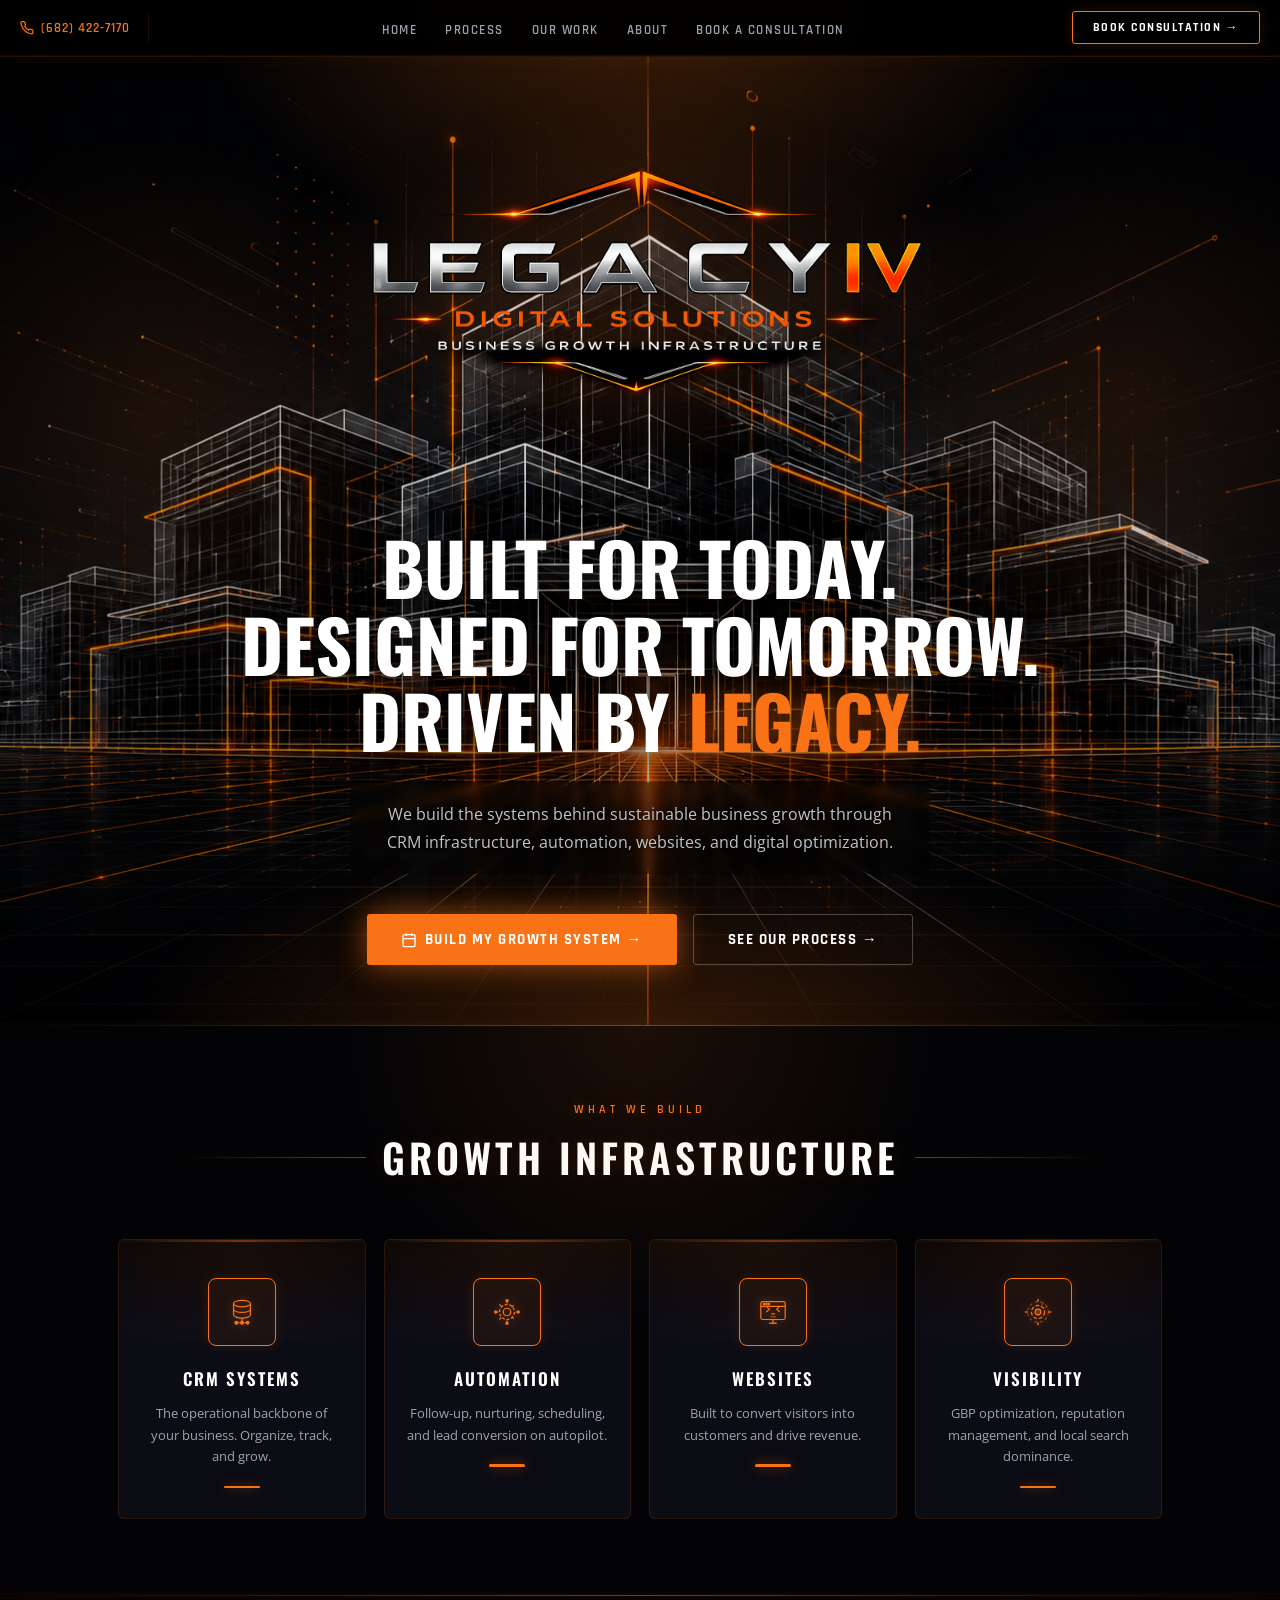
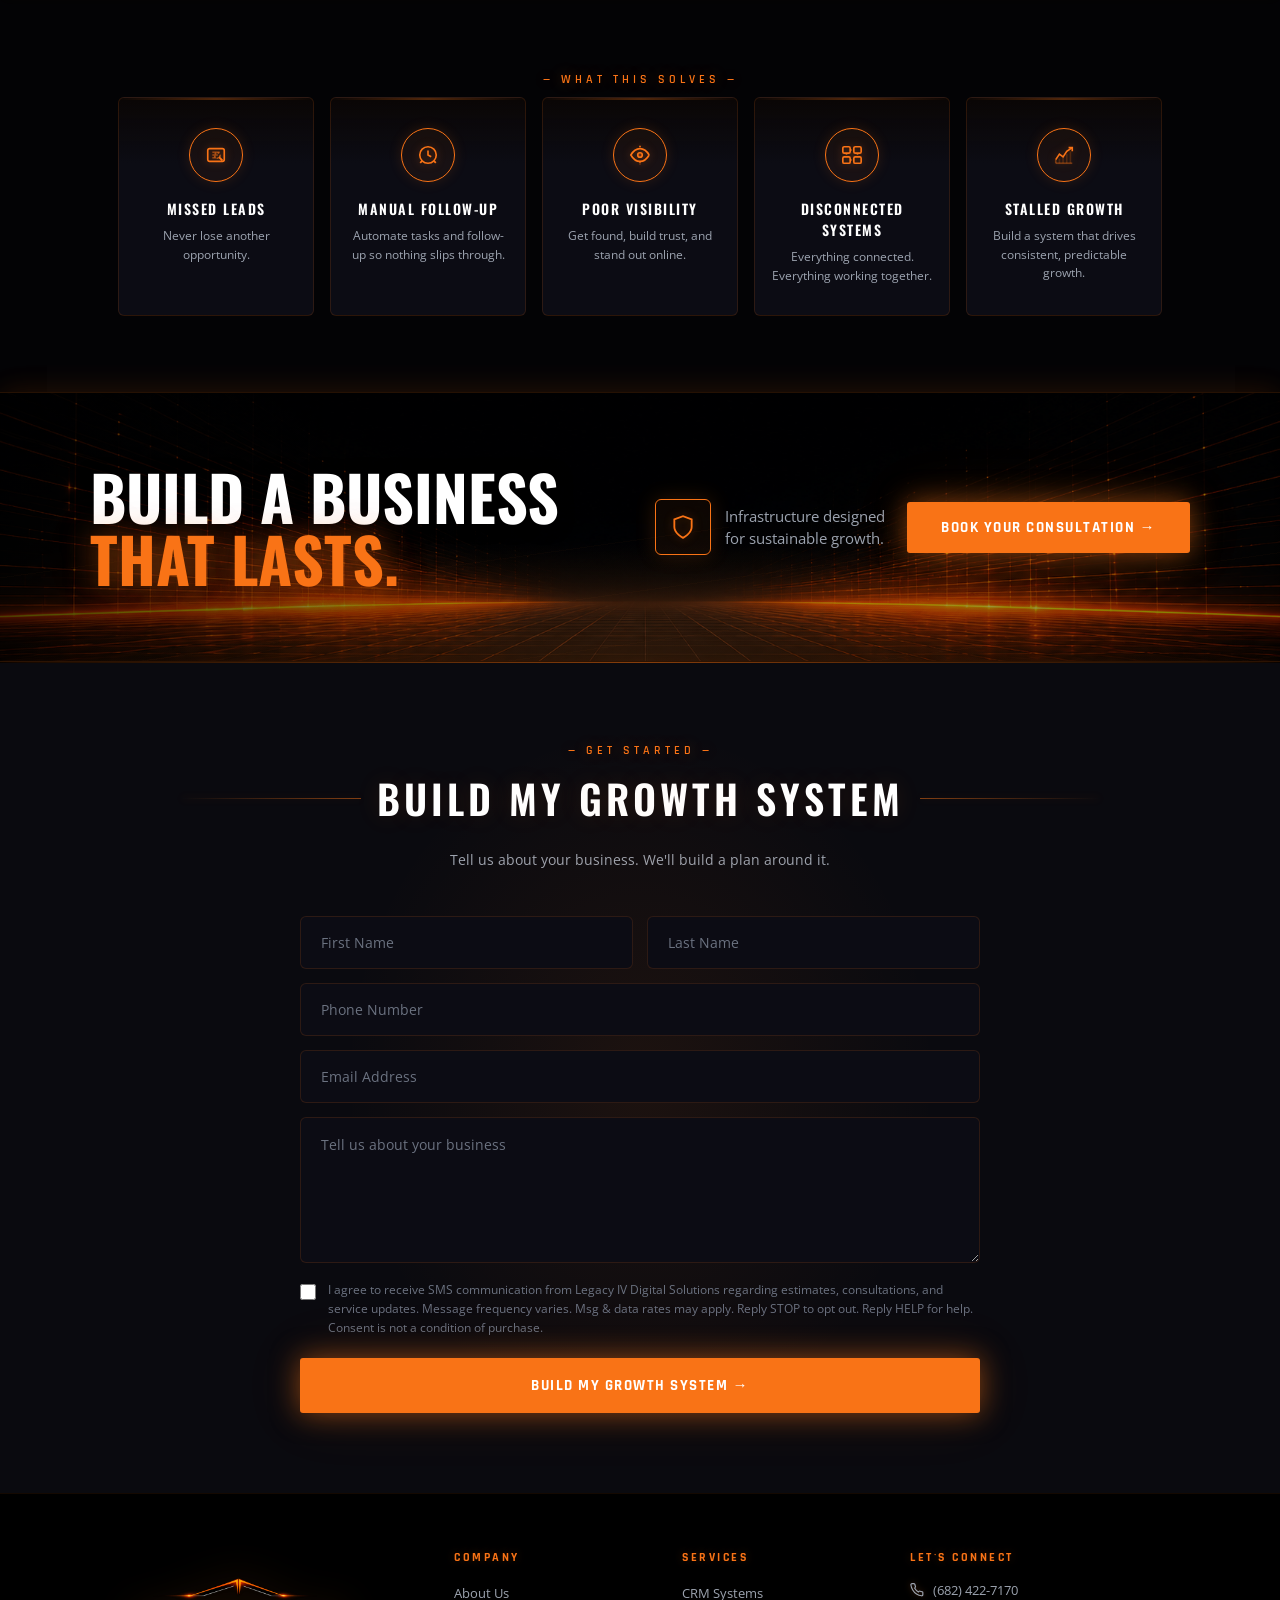
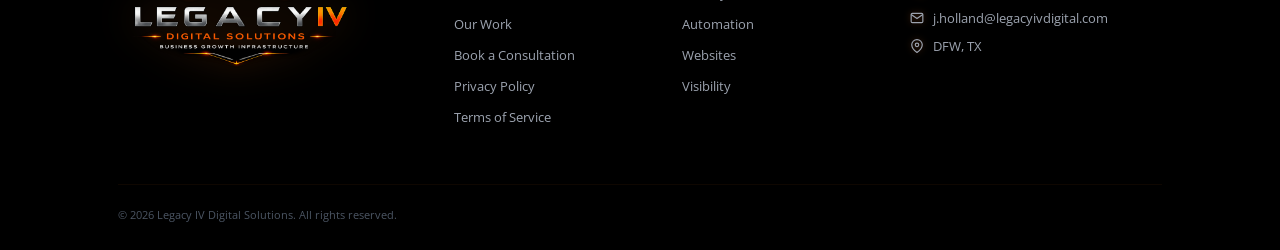
<file: index.html>
<!DOCTYPE html>
<html lang="en">
<head>
  <meta charset="UTF-8">
  <meta name="viewport" content="width=device-width, initial-scale=1.0">
  <title>Legacy IV Digital Solutions – Business Growth Infrastructure</title>
  <link href="https://fonts.googleapis.com/css2?family=Oswald:wght@400;500;600;700&family=Rajdhani:wght@400;500;600;700&family=Open+Sans:wght@300;400;600&display=swap" rel="stylesheet">
  <link rel="stylesheet" href="style.css">
  <style>
/* ══════ CONTACT SECTION ══════ */
#contact {
  background: var(--bg3);
  padding: 80px 0;
  position: relative;
  overflow: hidden;
}
#contact::before {
  content: '';
  position: absolute;
  top: 0; left: 50%;
  transform: translateX(-50%);
  width: 700px;
  height: 100%;
  background: radial-gradient(ellipse at 50% 50%, rgba(249,115,22,.08) 0%, transparent 60%);
  pointer-events: none;
}
.ct-sub {
  text-align: center;
  font-size: 14px;
  color: var(--muted);
  font-family: 'Open Sans', sans-serif;
  line-height: 1.7;
  margin-top: -32px;
  margin-bottom: 44px;
}
.ct-form {
  max-width: 680px;
  margin: 0 auto;
  display: flex;
  flex-direction: column;
  gap: 14px;
  position: relative;
  z-index: 1;
}
.ct-row {
  display: grid;
  grid-template-columns: 1fr 1fr;
  gap: 14px;
}
.ct-field {
  display: flex;
  flex-direction: column;
}
.ct-full {
  width: 100%;
}
.ct-input {
  background: var(--card);
  border: 1px solid var(--bdr2);
  border-radius: 6px;
  padding: 16px 20px;
  color: #fff;
  font-family: 'Open Sans', sans-serif;
  font-size: 14px;
  width: 100%;
  box-sizing: border-box;
  outline: none;
  transition: border-color .25s, box-shadow .25s;
  -webkit-appearance: none;
}
.ct-input::placeholder {
  color: var(--dim);
}
.ct-input:focus {
  border-color: rgba(249,115,22,.55);
  box-shadow: 0 0 0 2px rgba(249,115,22,.08), 0 0 16px rgba(249,115,22,.12);
}
.ct-ta {
  resize: vertical;
  min-height: 130px;
  line-height: 1.6;
}
.ct-sms {
  display: flex;
  align-items: flex-start;
  gap: 12px;
  padding: 4px 0 2px;
}
.ct-sms input[type="checkbox"] {
  width: 16px;
  height: 16px;
  min-width: 16px;
  margin-top: 3px;
  accent-color: var(--or);
  cursor: pointer;
  border-radius: 3px;
}
.ct-sms label {
  font-family: 'Open Sans', sans-serif;
  font-size: 11.5px;
  color: var(--dim);
  line-height: 1.65;
  cursor: pointer;
}
.ct-btn {
  width: 100%;
  justify-content: center;
  font-size: 15px;
  letter-spacing: 1.5px;
  padding: 18px 32px;
  margin-top: 4px;
  border: none;
  cursor: pointer;
}
@media (max-width: 600px) {
  .ct-row {
    grid-template-columns: 1fr;
  }
  #contact {
    padding: 60px 0;
  }
  .ct-sub {
    font-size: 13px;
    margin-bottom: 32px;
  }
  .ct-input {
    font-size: 16px;
    padding: 15px 16px;
  }
  .ct-btn {
    font-size: 14px;
    padding: 16px 24px;
  }
}
  </style>
</head>
<body>

<!-- ══════ NAV ══════ -->
<nav>
  <a href="tel:6824227170" class="n-phone">
    <svg viewBox="0 0 24 24" fill="none" stroke="currentColor" stroke-width="2"><path d="M22 16.92v3a2 2 0 0 1-2.18 2 19.79 19.79 0 0 1-8.63-3.07A19.5 19.5 0 0 1 4.69 12 19.79 19.79 0 0 1 1.58 3.52 2 2 0 0 1 3.55 1h3a2 2 0 0 1 2 1.72c.127.96.361 1.903.7 2.81a2 2 0 0 1-.45 2.11L8.09 9a16 16 0 0 0 6.29 6.29l.83-.83a2 2 0 0 1 2.11-.45c.907.339 1.85.573 2.81.7A2 2 0 0 1 22 16.92z"/></svg>
    (682) 422-7170
  </a>
  <div class="n-div"></div>
  <span class="n-tagline">Build. Growth. Optimize.</span>
  <ul class="n-links">
    <li><a href="index.html">Home</a></li>
    <li><a href="process.html">Process</a></li>
    <li><a href="work.html">Our Work</a></li>
    <li><a href="about.html">About</a></li>
    <li><a href="#contact">Book a Consultation</a></li>
  </ul>
  <a href="#contact" class="n-cta">Book Consultation →</a>
  <!-- Mobile hamburger -->
  <button class="n-burger" onclick="document.querySelector('.n-mobile').classList.toggle('open')" aria-label="Menu">
    <span></span><span></span><span></span>
  </button>
</nav>
<!-- Mobile dropdown -->
<div class="n-mobile">
  <a href="index.html" onclick="this.parentElement.classList.remove('open')">Home</a>
  <a href="process.html" onclick="this.parentElement.classList.remove('open')">Process</a>
  <a href="work.html" onclick="this.parentElement.classList.remove('open')">Our Work</a>
  <a href="about.html" onclick="this.parentElement.classList.remove('open')">About</a>
  <a href="#contact" onclick="this.parentElement.classList.remove('open')">Contact</a>
  <a href="#contact" onclick="this.parentElement.classList.remove('open')" class="n-mob-cta">Book a Consultation</a>
  <a href="tel:6824227170" style="text-align:center;color:var(--or);font-size:13px;padding-top:4px;border-bottom:none;">Or call — (682) 422-7170</a>
</div>

<!-- ══════ HERO ══════ -->
<section id="hero">
  <div class="hero-bg"></div>
  <div class="hero-grid"></div>
  <div class="hero-dots"></div>
  <div class="hc">
    <img src="IV_logo.png" alt="Legacy IV Digital Solutions" class="h-logo-img">
    <h1 class="h-h1">Built for Today.<br>Designed for Tomorrow.<br>Driven by <em>Legacy.</em></h1>
    <p class="h-p">We build the systems behind sustainable business growth through CRM infrastructure, automation, websites, and digital optimization.</p>
    <div class="h-btns">
      <a href="#contact" class="btn-f">
        <svg width="16" height="16" viewBox="0 0 24 24" fill="none" stroke="currentColor" stroke-width="2"><rect x="3" y="4" width="18" height="18" rx="2"/><line x1="16" y1="2" x2="16" y2="6"/><line x1="8" y1="2" x2="8" y2="6"/><line x1="3" y1="10" x2="21" y2="10"/></svg>
        Build My Growth System →
      </a>
      <a href="#svc" class="btn-o">See Our Process →</a>
    </div>
  </div>
</section>

<div class="glow-line"></div>

<!-- ══════ WHAT WE BUILD ══════ -->
<section id="svc">
  <div class="container">
    <div class="s-eye rv">What We Build</div>
    <div class="s-ttl rv">Growth Infrastructure</div>
    <div class="svc-grid">

      <div class="svc-c rv">
        <div class="svc-ic">
          <svg viewBox="0 0 32 32" fill="none" stroke="currentColor" stroke-width="1.3">
            <ellipse cx="16" cy="7" rx="9" ry="3.5"/>
            <path d="M7 7v6c0 1.93 4.03 3.5 9 3.5s9-1.57 9-3.5V7"/>
            <path d="M7 13v6c0 1.93 4.03 3.5 9 3.5s9-1.57 9-3.5v-6"/>
            <line x1="16" y1="22.5" x2="16" y2="26" stroke-width="1.5"/>
            <circle cx="16" cy="27.5" r="1.5" fill="currentColor"/>
            <circle cx="10" cy="27.5" r="1.5" fill="currentColor"/>
            <circle cx="22" cy="27.5" r="1.5" fill="currentColor"/>
            <line x1="10" y1="27.5" x2="22" y2="27.5" stroke-width="1"/>
          </svg>
        </div>
        <h3>CRM Systems</h3>
        <p>The operational backbone of your business. Organize, track, and grow.</p>
        <div class="svc-bar"></div>
      </div>

      <div class="svc-c rv">
        <div class="svc-ic">
          <svg viewBox="0 0 32 32" fill="none" stroke="currentColor" stroke-width="1.3">
            <circle cx="16" cy="16" r="4"/>
            <path d="M16 4v3M16 25v3M4 16h3M25 16h3"/>
            <path d="M7.86 7.86l2.12 2.12M21.02 21.02l2.12 2.12M7.86 24.14l2.12-2.12M21.02 10.98l2.12-2.12"/>
            <circle cx="16" cy="16" r="8" stroke-dasharray="3 2"/>
            <circle cx="16" cy="4" r="1.2" fill="currentColor"/>
            <circle cx="16" cy="28" r="1.2" fill="currentColor"/>
            <circle cx="4" cy="16" r="1.2" fill="currentColor"/>
            <circle cx="28" cy="16" r="1.2" fill="currentColor"/>
          </svg>
        </div>
        <h3>Automation</h3>
        <p>Follow-up, nurturing, scheduling, and lead conversion on autopilot.</p>
        <div class="svc-bar"></div>
      </div>

      <div class="svc-c rv">
        <div class="svc-ic">
          <svg viewBox="0 0 32 32" fill="none" stroke="currentColor" stroke-width="1.3">
            <rect x="3" y="5" width="26" height="19" rx="2"/>
            <line x1="3" y1="10" x2="29" y2="10"/>
            <circle cx="6.5" cy="7.5" r=".8" fill="currentColor"/>
            <circle cx="9" cy="7.5" r=".8" fill="currentColor"/>
            <circle cx="11.5" cy="7.5" r=".8" fill="currentColor"/>
            <polyline points="9,16 12,13 9,10" stroke-width="1.4" opacity=".9"/>
            <polyline points="23,10 20,13 23,16" stroke-width="1.4" opacity=".9"/>
            <line x1="14" y1="18" x2="18" y2="18" stroke-width="1.4"/>
            <line x1="13" y1="21" x2="19" y2="21" stroke-width="1.2" opacity=".6"/>
            <line x1="12" y1="24" x2="20" y2="24"/>
            <line x1="16" y1="24" x2="16" y2="28"/>
            <line x1="12" y1="28" x2="20" y2="28" stroke-width="1.5"/>
          </svg>
        </div>
        <h3>Websites</h3>
        <p>Built to convert visitors into customers and drive revenue.</p>
        <div class="svc-bar"></div>
      </div>

      <div class="svc-c rv">
        <div class="svc-ic">
          <svg viewBox="0 0 32 32" fill="none" stroke="currentColor" stroke-width="1.3">
            <circle cx="16" cy="16" r="3" fill="currentColor" stroke="none" opacity=".3"/>
            <circle cx="16" cy="16" r="3"/>
            <circle cx="16" cy="16" r="7" stroke-dasharray="4 2"/>
            <circle cx="16" cy="16" r="11" stroke-dasharray="3 3" opacity=".5"/>
            <line x1="16" y1="2" x2="16" y2="5" stroke-width="1.5"/>
            <line x1="16" y1="27" x2="16" y2="30" stroke-width="1.5"/>
            <line x1="2" y1="16" x2="5" y2="16" stroke-width="1.5"/>
            <line x1="27" y1="16" x2="30" y2="16" stroke-width="1.5"/>
            <path d="M22 6l-2 3" opacity=".4"/>
            <path d="M26 10l-3 2" opacity=".4"/>
          </svg>
        </div>
        <h3>Visibility</h3>
        <p>GBP optimization, reputation management, and local search dominance.</p>
        <div class="svc-bar"></div>
      </div>

    </div>
  </div>
</section>

<div class="glow-line"></div>

<!-- ══════ WHAT THIS SOLVES ══════ -->
<section id="slv">
  <div class="container">
    <div class="s-eye rv">— What This Solves —</div>
    <div class="slv-grid">

      <div class="slv-c rv">
        <div class="slv-ic">
          <svg viewBox="0 0 24 24" fill="none" stroke="currentColor" stroke-width="1.8"><rect x="3" y="5" width="18" height="14" rx="2"/><line x1="8" y1="9" x2="16" y2="9" opacity=".5"/><line x1="8" y1="12" x2="14" y2="12" opacity=".5"/><line x1="8" y1="15" x2="12" y2="15" opacity=".5"/><line x1="15" y1="14" x2="19" y2="18" stroke-width="2"/><circle cx="13.5" cy="12.5" r="3" stroke-dasharray="2 1.5" opacity=".6"/></svg>
        </div>
        <h4>Missed Leads</h4>
        <p>Never lose another opportunity.</p>
      </div>

      <div class="slv-c rv">
        <div class="slv-ic">
          <svg viewBox="0 0 24 24" fill="none" stroke="currentColor" stroke-width="1.8"><circle cx="12" cy="12" r="9"/><polyline points="12 7 12 12 15.5 14"/><path d="M18.4 18.4l2.1 2.1" stroke-width="2"/><path d="M5.6 18.4l-2.1 2.1" stroke-width="2"/></svg>
        </div>
        <h4>Manual Follow-Up</h4>
        <p>Automate tasks and follow-up so nothing slips through.</p>
      </div>

      <div class="slv-c rv">
        <div class="slv-ic">
          <svg viewBox="0 0 24 24" fill="none" stroke="currentColor" stroke-width="1.8"><circle cx="12" cy="12" r="2.5" fill="currentColor" stroke="none" opacity=".25"/><circle cx="12" cy="12" r="2.5"/><path d="M22 12c-2.667 4.667-6 7-10 7s-7.333-2.333-10-7c2.667-4.667 6-7 10-7s7.333 2.333 10 7"/><line x1="12" y1="2" x2="12" y2="5" stroke-dasharray="1.5 1"/><line x1="12" y1="19" x2="12" y2="22" stroke-dasharray="1.5 1"/></svg>
        </div>
        <h4>Poor Visibility</h4>
        <p>Get found, build trust, and stand out online.</p>
      </div>

      <div class="slv-c rv">
        <div class="slv-ic">
          <svg viewBox="0 0 24 24" fill="none" stroke="currentColor" stroke-width="1.8"><rect x="2" y="3" width="8" height="7" rx="1.5"/><rect x="14" y="3" width="8" height="7" rx="1.5"/><rect x="2" y="14" width="8" height="7" rx="1.5"/><rect x="14" y="14" width="8" height="7" rx="1.5"/><path d="M10 6.5h4M10 17.5h4M6 10v4M18 10v4" stroke-dasharray="2 1" opacity=".6"/></svg>
        </div>
        <h4>Disconnected Systems</h4>
        <p>Everything connected. Everything working together.</p>
      </div>

      <div class="slv-c rv">
        <div class="slv-ic">
          <svg viewBox="0 0 24 24" fill="none" stroke="currentColor" stroke-width="1.8"><polyline points="3 17 7 11 11 14 15 8 21 4"/><polyline points="17 4 21 4 21 8"/><line x1="3" y1="21" x2="21" y2="21" opacity=".4"/><line x1="3" y1="21" x2="3" y2="17" opacity=".4"/><line x1="7" y1="21" x2="7" y2="16" opacity=".2"/><line x1="11" y1="21" x2="11" y2="14" opacity=".2"/><line x1="15" y1="21" x2="15" y2="11" opacity=".2"/><line x1="19" y1="21" x2="19" y2="8" opacity=".2"/></svg>
        </div>
        <h4>Stalled Growth</h4>
        <p>Build a system that drives consistent, predictable growth.</p>
      </div>

    </div>
  </div>
</section>

<!-- ══════ CTA BANNER ══════ -->
<section id="cta">
  <div class="cta-bg"></div>
  <div class="cta-in">
    <div><h2>Build a Business<br><span>That Lasts.</span></h2></div>
    <div class="cta-r">
      <div class="cta-badge">
        <div class="cta-sh">
          <svg viewBox="0 0 24 24" fill="none" stroke="currentColor" stroke-width="1.7"><path d="M12 22s8-4 8-10V5l-8-3-8 3v7c0 6 8 10 8 10z"/></svg>
        </div>
        <p>Infrastructure designed<br>for sustainable growth.</p>
      </div>
      <a href="#contact" class="btn-f">Book Your Consultation →</a>
    </div>
  </div>
</section>

<div class="glow-line"></div>

<!-- ══════ CONTACT FORM ══════ -->
<section id="contact">
  <div class="container">
    <div class="s-eye rv">— Get Started —</div>
    <div class="s-ttl rv">Build My Growth System</div>
    <p class="ct-sub rv">Tell us about your business. We'll build a plan around it.</p>

    <form class="ct-form rv" action="https://formspree.io/f/mgobrbln" method="POST">
      <input type="hidden" name="_replyto" value="j.holland@legacyivdigital.com">
      <input type="hidden" name="_subject" value="New Lead — Legacy IV Digital Solutions">

      <div class="ct-row">
        <div class="ct-field">
          <input type="text" name="first_name" placeholder="First Name" required class="ct-input" autocomplete="given-name">
        </div>
        <div class="ct-field">
          <input type="text" name="last_name" placeholder="Last Name" required class="ct-input" autocomplete="family-name">
        </div>
      </div>

      <div class="ct-field ct-full">
        <input type="tel" name="phone" placeholder="Phone Number" required class="ct-input" autocomplete="tel">
      </div>

      <div class="ct-field ct-full">
        <input type="email" name="email" placeholder="Email Address" required class="ct-input" autocomplete="email">
      </div>

      <div class="ct-field ct-full">
        <textarea name="message" placeholder="Tell us about your business" rows="5" class="ct-input ct-ta"></textarea>
      </div>

      <div class="ct-sms">
        <input type="checkbox" id="sms_consent" name="sms_consent" value="yes">
        <label for="sms_consent">I agree to receive SMS communication from Legacy IV Digital Solutions regarding estimates, consultations, and service updates. Message frequency varies. Msg &amp; data rates may apply. Reply STOP to opt out. Reply HELP for help. Consent is not a condition of purchase.</label>
      </div>

      <button type="submit" class="ct-btn btn-f">Build My Growth System →</button>
    </form>
  </div>
</section>

<!-- ══════ FOOTER ══════ -->
<footer id="ft">
  <div class="container">
    <div class="ft-grid">
      <div><img src="IV_logo.png" alt="Legacy IV Digital Solutions" class="ft-logo-img"></div>
      <div>
        <h5>Company</h5>
        <ul>
          <li><a href="about.html">About Us</a></li>
          <li><a href="work.html">Our Work</a></li>
          <li><a href="#contact">Book a Consultation</a></li>
          <li><a href="privacy.html">Privacy Policy</a></li>
          <li><a href="terms.html">Terms of Service</a></li>
        </ul>
      </div>
      <div>
        <h5>Services</h5>
        <ul>
          <li><a href="#svc">CRM Systems</a></li>
          <li><a href="#svc">Automation</a></li>
          <li><a href="#svc">Websites</a></li>
          <li><a href="#svc">Visibility</a></li>
        </ul>
      </div>
      <div>
        <h5>Let's Connect</h5>
        <div class="ft-ci">
          <svg width="14" height="14" viewBox="0 0 24 24" fill="none" stroke="currentColor" stroke-width="2"><path d="M22 16.92v3a2 2 0 0 1-2.18 2 19.79 19.79 0 0 1-8.63-3.07A19.5 19.5 0 0 1 4.69 12 19.79 19.79 0 0 1 1.58 3.52 2 2 0 0 1 3.55 1h3a2 2 0 0 1 2 1.72c.127.96.361 1.903.7 2.81a2 2 0 0 1-.45 2.11L8.09 9a16 16 0 0 0 6.29 6.29l.83-.83a2 2 0 0 1 2.11-.45c.907.339 1.85.573 2.81.7A2 2 0 0 1 22 16.92z"/></svg>
          <a href="tel:6824227170">(682) 422-7170</a>
        </div>
        <div class="ft-ci">
          <svg width="14" height="14" viewBox="0 0 24 24" fill="none" stroke="currentColor" stroke-width="2"><path d="M4 4h16c1.1 0 2 .9 2 2v12c0 1.1-.9 2-2 2H4c-1.1 0-2-.9-2-2V6c0-1.1.9-2 2-2z"/><polyline points="22,6 12,13 2,6"/></svg>
          <a href="mailto:j.holland@legacyivdigital.com">j.holland@legacyivdigital.com</a>
        </div>
        <div class="ft-ci">
          <svg width="14" height="14" viewBox="0 0 24 24" fill="none" stroke="currentColor" stroke-width="2"><path d="M21 10c0 7-9 13-9 13s-9-6-9-13a9 9 0 0 1 18 0z"/><circle cx="12" cy="10" r="3"/></svg>
          <span>DFW, TX</span>
        </div>
      </div>
    </div>
    <div class="ft-bot">
      <p>&copy; 2026 Legacy IV Digital Solutions. All rights reserved.</p>
    </div>
  </div>
</footer>

<script>
  const o = new IntersectionObserver(e => {
    e.forEach(el => { if (el.isIntersecting) { el.target.classList.add('v'); o.unobserve(el.target); } });
  }, { threshold: 0.1 });
  document.querySelectorAll('.rv').forEach(el => o.observe(el));
</script>
</body>
</html>
</file>
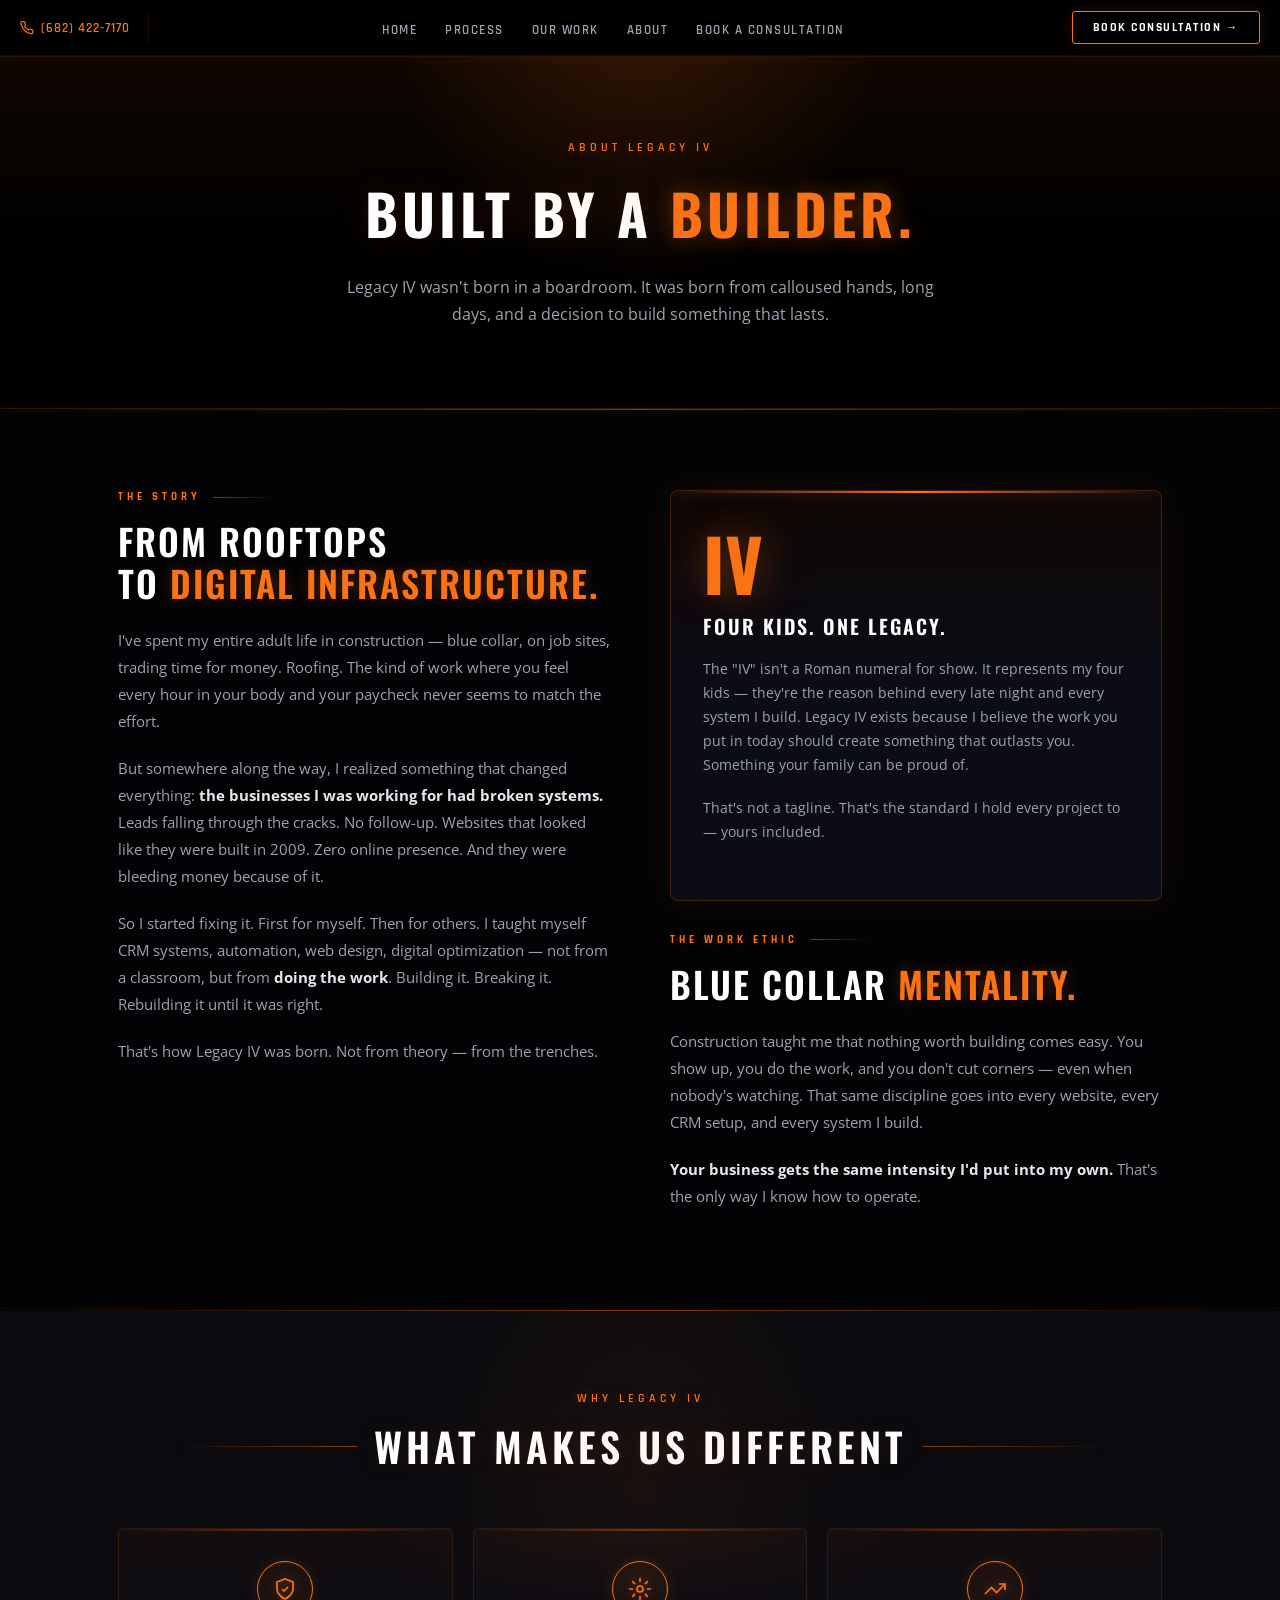
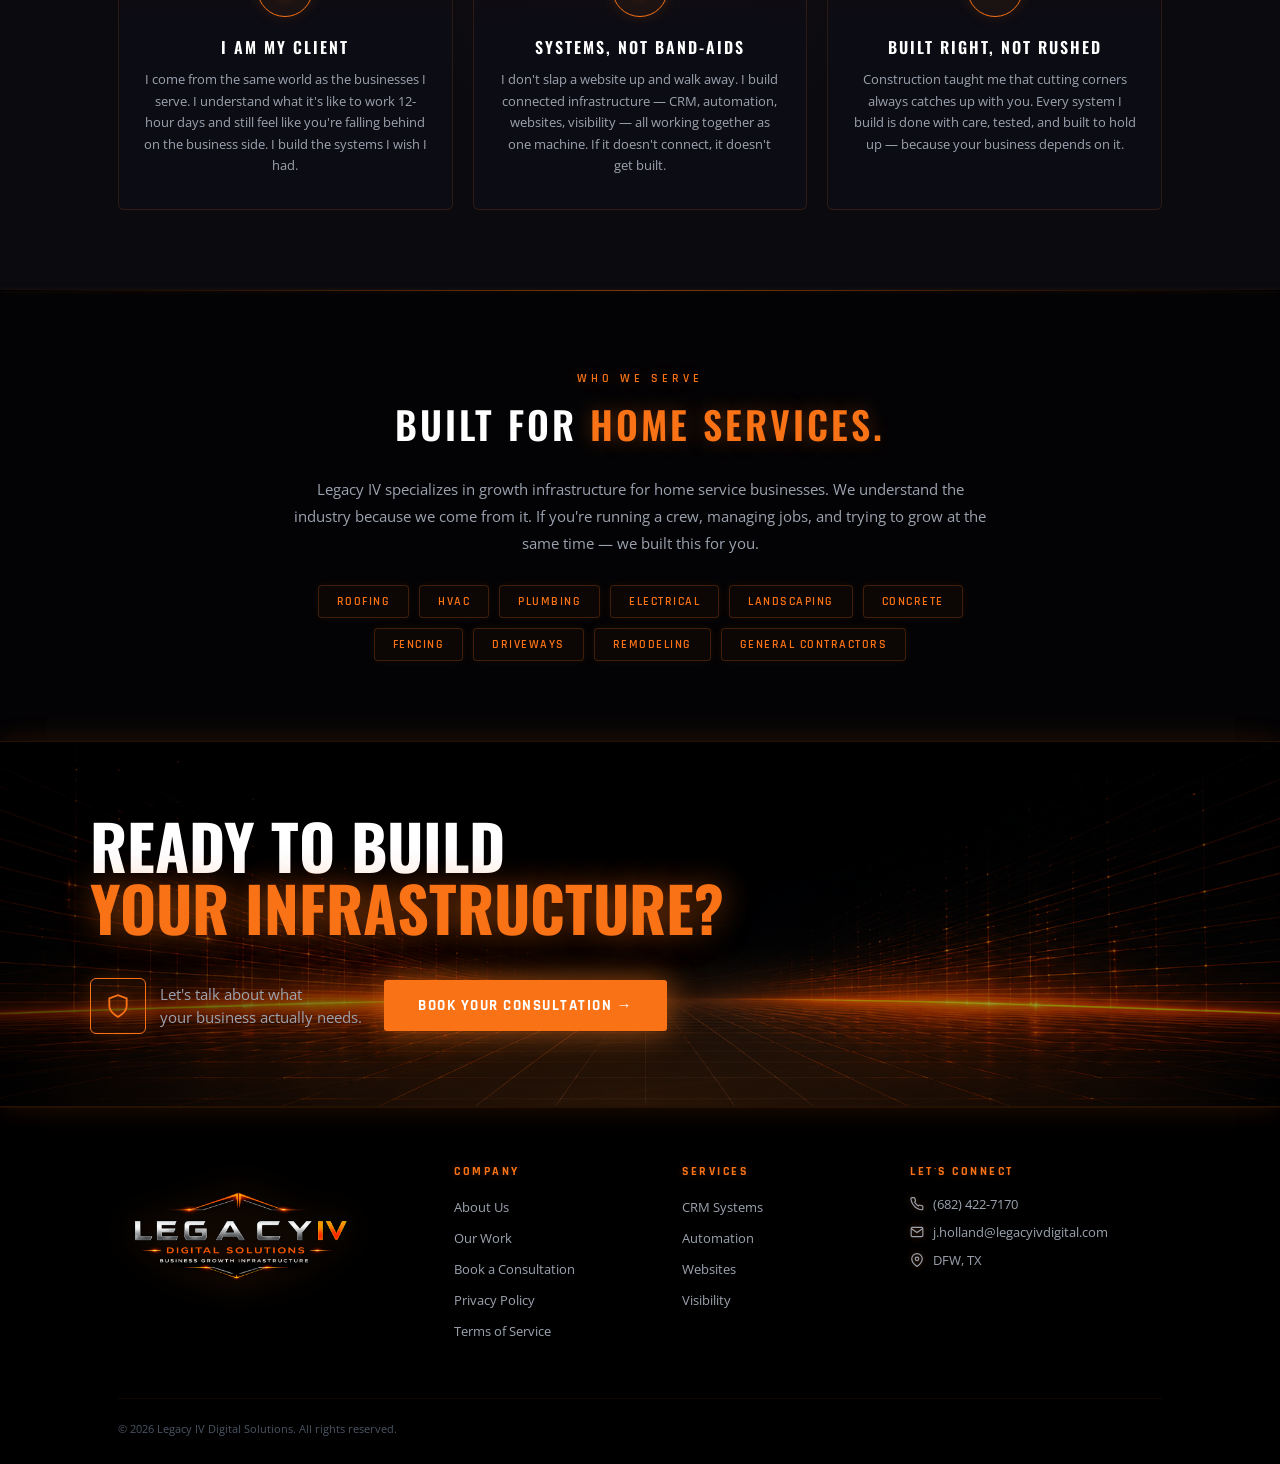
<file: about.html>
<!DOCTYPE html>
<html lang="en">
<head>
  <meta charset="UTF-8">
  <meta name="viewport" content="width=device-width, initial-scale=1.0">
  <title>About Us – Legacy IV Digital Solutions</title>
  <link href="https://fonts.googleapis.com/css2?family=Oswald:wght@400;500;600;700&family=Rajdhani:wght@400;500;600;700&family=Open+Sans:wght@300;400;600&display=swap" rel="stylesheet">
  <link rel="stylesheet" href="style.css">
  <style>
    /* ═══ ABOUT PAGE STYLES ═══ */
    .about-hero{
      position:relative;padding:140px 28px 80px;text-align:center;
      background:linear-gradient(180deg,rgba(249,115,22,.08) 0%,#000 60%);
      border-bottom:1px solid rgba(249,115,22,.1);
    }
    .about-hero::before{
      content:'';position:absolute;top:0;left:50%;transform:translateX(-50%);
      width:500px;height:300px;
      background:radial-gradient(ellipse at 50% 0%,rgba(249,115,22,.15) 0%,transparent 70%);
      pointer-events:none;
    }
    .about-hero .s-eye{margin-bottom:16px;}
    .about-hero h1{
      font-family:'Oswald',sans-serif;font-size:clamp(32px,5vw,56px);
      font-weight:700;letter-spacing:4px;text-transform:uppercase;
      color:#fff;margin-bottom:20px;
      text-shadow:0 0 30px rgba(249,115,22,.15);
    }
    .about-hero h1 span{color:var(--or);text-shadow:0 0 24px rgba(249,115,22,.4);}
    .about-hero p{
      font-size:16px;color:var(--muted);line-height:1.7;
      max-width:600px;margin:0 auto;
    }

    /* Story section */
    .story{padding:80px 0;background:var(--bg);}
    .story-grid{
      display:grid;grid-template-columns:1fr 1fr;gap:60px;
      align-items:start;
    }
    .story-label{
      font-family:'Rajdhani',sans-serif;font-size:11px;font-weight:700;
      letter-spacing:4px;text-transform:uppercase;color:var(--or);
      margin-bottom:16px;text-shadow:0 0 10px rgba(249,115,22,.3);
      display:flex;align-items:center;gap:12px;
    }
    .story-label::after{
      content:'';flex:1;height:1px;max-width:60px;
      background:linear-gradient(90deg,rgba(249,115,22,.5),transparent);
      box-shadow:0 0 6px rgba(249,115,22,.2);
    }
    .story h2{
      font-family:'Oswald',sans-serif;font-size:clamp(24px,3vw,36px);
      font-weight:600;letter-spacing:2px;text-transform:uppercase;
      color:#fff;margin-bottom:24px;line-height:1.15;
    }
    .story h2 em{color:var(--or);font-style:normal;text-shadow:0 0 16px rgba(249,115,22,.3);}
    .story p{font-size:15px;color:var(--muted);line-height:1.8;margin-bottom:20px;}
    .story strong{color:#e5e7eb;}

    /* The IV meaning */
    .iv-block{
      background:linear-gradient(180deg,rgba(249,115,22,.05) 0%,var(--card) 40%);
      border:1px solid var(--bdr);border-radius:8px;
      padding:36px 32px;position:relative;overflow:hidden;
      box-shadow:0 0 40px rgba(249,115,22,.08);
    }
    .iv-block::before{
      content:'';position:absolute;top:0;left:0;right:0;height:2px;
      background:linear-gradient(90deg,transparent,var(--or),transparent);
      box-shadow:0 0 10px rgba(249,115,22,.3);
    }
    .iv-big{
      font-family:'Oswald',sans-serif;font-size:72px;font-weight:700;
      color:var(--or);line-height:1;margin-bottom:12px;
      text-shadow:0 0 40px rgba(249,115,22,.4),0 0 80px rgba(249,115,22,.15);
    }
    .iv-block h3{
      font-family:'Oswald',sans-serif;font-size:20px;font-weight:600;
      letter-spacing:2px;text-transform:uppercase;color:#fff;margin-bottom:16px;
    }
    .iv-block p{font-size:14px;color:var(--muted);line-height:1.7;}

    /* Values / Why section */
    .why{padding:80px 0;background:var(--bg3);position:relative;}
    .why::before{
      content:'';position:absolute;top:0;left:50%;transform:translateX(-50%);
      width:600px;height:100%;
      background:radial-gradient(ellipse at 50% 30%,rgba(249,115,22,.06) 0%,transparent 60%);
      pointer-events:none;
    }
    .why-grid{
      display:grid;grid-template-columns:repeat(3,1fr);gap:20px;
      position:relative;z-index:1;
    }
    .why-card{
      background:linear-gradient(180deg,rgba(249,115,22,.04) 0%,var(--card) 35%);
      border:1px solid var(--bdr2);border-radius:6px;
      padding:32px 24px;text-align:center;
      position:relative;overflow:hidden;
      animation:borderGlow 4s ease infinite;
      transition:all .3s;
    }
    .why-card::before{
      content:'';position:absolute;top:0;left:0;right:0;height:2px;
      background:linear-gradient(90deg,transparent,var(--or),transparent);
      opacity:.35;
    }
    .why-card:hover{
      border-color:rgba(249,115,22,.4);transform:translateY(-4px);
      box-shadow:0 0 2px rgba(249,115,22,.3),0 10px 36px rgba(249,115,22,.1);
    }
    .why-ic{
      width:56px;height:56px;margin:0 auto 18px;
      border:1.5px solid var(--or);border-radius:50%;
      display:flex;align-items:center;justify-content:center;
      color:var(--or);background:rgba(249,115,22,.06);
      box-shadow:0 0 14px rgba(249,115,22,.15);
    }
    .why-ic svg{width:24px;height:24px;filter:drop-shadow(0 0 5px rgba(249,115,22,.4));}
    .why-card h3{
      font-family:'Oswald',sans-serif;font-size:16px;font-weight:600;
      letter-spacing:2px;text-transform:uppercase;color:#fff;margin-bottom:10px;
    }
    .why-card p{font-size:13px;color:var(--muted);line-height:1.65;}

    /* Niche callout */
    .niche{padding:80px 0;background:var(--bg);}
    .niche-inner{
      max-width:700px;margin:0 auto;text-align:center;
    }
    .niche-inner h2{
      font-family:'Oswald',sans-serif;font-size:clamp(24px,3.5vw,38px);
      font-weight:600;letter-spacing:3px;text-transform:uppercase;
      color:#fff;margin-bottom:24px;
    }
    .niche-inner h2 span{color:var(--or);text-shadow:0 0 20px rgba(249,115,22,.35);}
    .niche-inner p{font-size:15px;color:var(--muted);line-height:1.8;margin-bottom:16px;}
    .niche-tags{
      display:flex;flex-wrap:wrap;justify-content:center;gap:10px;margin-top:28px;
    }
    .niche-tag{
      padding:8px 18px;border:1px solid var(--bdr);border-radius:4px;
      font-family:'Rajdhani',sans-serif;font-size:12px;font-weight:600;
      letter-spacing:1.5px;text-transform:uppercase;color:var(--or);
      background:rgba(249,115,22,.04);
      box-shadow:0 0 10px rgba(249,115,22,.08);
    }

    @media(max-width:960px){
      .story-grid{grid-template-columns:1fr;gap:40px;}
      .why-grid{grid-template-columns:1fr;}
    }
  </style>
</head>
<body>

<!-- ══════ NAV ══════ -->
<nav>
  <a href="tel:6824227170" class="n-phone">
    <svg viewBox="0 0 24 24" fill="none" stroke="currentColor" stroke-width="2"><path d="M22 16.92v3a2 2 0 0 1-2.18 2 19.79 19.79 0 0 1-8.63-3.07A19.5 19.5 0 0 1 4.69 12 19.79 19.79 0 0 1 1.58 3.52 2 2 0 0 1 3.55 1h3a2 2 0 0 1 2 1.72c.127.96.361 1.903.7 2.81a2 2 0 0 1-.45 2.11L8.09 9a16 16 0 0 0 6.29 6.29l.83-.83a2 2 0 0 1 2.11-.45c.907.339 1.85.573 2.81.7A2 2 0 0 1 22 16.92z"/></svg>
    (682) 422-7170
  </a>
  <div class="n-div"></div>
  <span class="n-tagline">Build. Growth. Optimize.</span>
  <ul class="n-links">
    <li><a href="index.html">Home</a></li>
    <li><a href="process.html">Process</a></li>
    <li><a href="work.html">Our Work</a></li>
    <li><a href="about.html">About</a></li>
    <li><a href="https://cal.com/legacy-iv" target="_blank">Book a Consultation</a></li>
  </ul>
  <a href="https://cal.com/legacy-iv" target="_blank" class="n-cta">Book Consultation →</a>
  <button class="n-burger" onclick="document.querySelector('.n-mobile').classList.toggle('open')" aria-label="Menu">
    <span></span><span></span><span></span>
  </button>
</nav>
<div class="n-mobile">
  <a href="index.html" onclick="this.parentElement.classList.remove('open')">Home</a>
  <a href="process.html" onclick="this.parentElement.classList.remove('open')">Process</a>
  <a href="work.html" onclick="this.parentElement.classList.remove('open')">Our Work</a>
  <a href="about.html" onclick="this.parentElement.classList.remove('open')">About</a>
  <a href="#ft" onclick="this.parentElement.classList.remove('open')">Contact</a>
  <a href="https://cal.com/legacy-iv" target="_blank" class="n-mob-cta">Book a Consultation</a>
  <a href="tel:6824227170" style="text-align:center;color:var(--or);font-size:13px;padding-top:4px;border-bottom:none;">Or call — (682) 422-7170</a>
</div>

<!-- ══════ ABOUT HERO ══════ -->
<div class="about-hero">
  <div class="s-eye">About Legacy IV</div>
  <h1>Built by a <span>Builder.</span></h1>
  <p>Legacy IV wasn't born in a boardroom. It was born from calloused hands, long days, and a decision to build something that lasts.</p>
</div>

<div class="glow-line"></div>

<!-- ══════ THE STORY ══════ -->
<section class="story">
  <div class="container">
    <div class="story-grid">

      <div>
        <div class="story-label">The Story</div>
        <h2>From Rooftops<br>to <em>Digital Infrastructure.</em></h2>
        <p>I've spent my entire adult life in construction — blue collar, on job sites, trading time for money. Roofing. The kind of work where you feel every hour in your body and your paycheck never seems to match the effort.</p>
        <p>But somewhere along the way, I realized something that changed everything: <strong>the businesses I was working for had broken systems.</strong> Leads falling through the cracks. No follow-up. Websites that looked like they were built in 2009. Zero online presence. And they were bleeding money because of it.</p>
        <p>So I started fixing it. First for myself. Then for others. I taught myself CRM systems, automation, web design, digital optimization — not from a classroom, but from <strong>doing the work</strong>. Building it. Breaking it. Rebuilding it until it was right.</p>
        <p>That's how Legacy IV was born. Not from theory — from the trenches.</p>
      </div>

      <div>
        <div class="iv-block">
          <div class="iv-big">IV</div>
          <h3>Four Kids. One Legacy.</h3>
          <p>The "IV" isn't a Roman numeral for show. It represents my four kids — they're the reason behind every late night and every system I build. Legacy IV exists because I believe the work you put in today should create something that outlasts you. Something your family can be proud of.</p>
          <p style="margin-top:16px;">That's not a tagline. That's the standard I hold every project to — yours included.</p>
        </div>

        <div style="margin-top:32px;">
          <div class="story-label">The Work Ethic</div>
          <h2>Blue Collar <em>Mentality.</em></h2>
          <p>Construction taught me that nothing worth building comes easy. You show up, you do the work, and you don't cut corners — even when nobody's watching. That same discipline goes into every website, every CRM setup, and every system I build.</p>
          <p><strong>Your business gets the same intensity I'd put into my own.</strong> That's the only way I know how to operate.</p>
        </div>
      </div>

    </div>
  </div>
</section>

<div class="glow-line"></div>

<!-- ══════ WHY LEGACY IV ══════ -->
<section class="why">
  <div class="container">
    <div class="s-eye rv">Why Legacy IV</div>
    <div class="s-ttl rv">What Makes Us Different</div>
    <div class="why-grid">

      <div class="why-card rv">
        <div class="why-ic">
          <svg viewBox="0 0 24 24" fill="none" stroke="currentColor" stroke-width="1.7"><path d="M12 22s8-4 8-10V5l-8-3-8 3v7c0 6 8 10 8 10z"/><polyline points="9 12 11 14 15 10"/></svg>
        </div>
        <h3>I Am My Client</h3>
        <p>I come from the same world as the businesses I serve. I understand what it's like to work 12-hour days and still feel like you're falling behind on the business side. I build the systems I wish I had.</p>
      </div>

      <div class="why-card rv">
        <div class="why-ic">
          <svg viewBox="0 0 24 24" fill="none" stroke="currentColor" stroke-width="1.7"><circle cx="12" cy="12" r="3"/><path d="M12 1v4M12 19v4M4.22 4.22l2.83 2.83M16.95 16.95l2.83 2.83M1 12h4M19 12h4M4.22 19.78l2.83-2.83M16.95 7.05l2.83-2.83"/></svg>
        </div>
        <h3>Systems, Not Band-Aids</h3>
        <p>I don't slap a website up and walk away. I build connected infrastructure — CRM, automation, websites, visibility — all working together as one machine. If it doesn't connect, it doesn't get built.</p>
      </div>

      <div class="why-card rv">
        <div class="why-ic">
          <svg viewBox="0 0 24 24" fill="none" stroke="currentColor" stroke-width="1.7"><polyline points="22 7 13.5 15.5 8.5 10.5 2 17"/><polyline points="16 7 22 7 22 13"/></svg>
        </div>
        <h3>Built Right, Not Rushed</h3>
        <p>Construction taught me that cutting corners always catches up with you. Every system I build is done with care, tested, and built to hold up — because your business depends on it.</p>
      </div>

    </div>
  </div>
</section>

<div class="glow-line"></div>

<!-- ══════ WHO WE SERVE ══════ -->
<section class="niche">
  <div class="container">
    <div class="niche-inner">
      <div class="s-eye rv">Who We Serve</div>
      <h2 class="rv">Built for <span>Home Services.</span></h2>
      <p class="rv">Legacy IV specializes in growth infrastructure for home service businesses. We understand the industry because we come from it. If you're running a crew, managing jobs, and trying to grow at the same time — we built this for you.</p>
      <div class="niche-tags rv">
        <span class="niche-tag">Roofing</span>
        <span class="niche-tag">HVAC</span>
        <span class="niche-tag">Plumbing</span>
        <span class="niche-tag">Electrical</span>
        <span class="niche-tag">Landscaping</span>
        <span class="niche-tag">Concrete</span>
        <span class="niche-tag">Fencing</span>
        <span class="niche-tag">Driveways</span>
        <span class="niche-tag">Remodeling</span>
        <span class="niche-tag">General Contractors</span>
      </div>
    </div>
  </div>
</section>

<!-- ══════ CTA ══════ -->
<section id="cta">
  <div class="cta-bg"></div>
  <div class="cta-in">
    <div><h2>Ready to Build<br><span>Your Infrastructure?</span></h2></div>
    <div class="cta-r">
      <div class="cta-badge">
        <div class="cta-sh">
          <svg viewBox="0 0 24 24" fill="none" stroke="currentColor" stroke-width="1.7"><path d="M12 22s8-4 8-10V5l-8-3-8 3v7c0 6 8 10 8 10z"/></svg>
        </div>
        <p>Let's talk about what<br>your business actually needs.</p>
      </div>
      <a href="https://cal.com/legacy-iv" target="_blank" class="btn-f">Book Your Consultation →</a>
    </div>
  </div>
</section>

<!-- ══════ FOOTER ══════ -->
<footer id="ft">
  <div class="container">
    <div class="ft-grid">
      <div><img src="IV_logo.png" alt="Legacy IV Digital Solutions" class="ft-logo-img"></div>
      <div>
        <h5>Company</h5>
        <ul>
          <li><a href="about.html">About Us</a></li>
          <li><a href="work.html">Our Work</a></li>
          <li><a href="https://cal.com/legacy-iv" target="_blank">Book a Consultation</a></li>
          <li><a href="privacy.html">Privacy Policy</a></li>
          <li><a href="terms.html">Terms of Service</a></li>
        </ul>
      </div>
      <div>
        <h5>Services</h5>
        <ul>
          <li><a href="index.html#svc">CRM Systems</a></li>
          <li><a href="index.html#svc">Automation</a></li>
          <li><a href="index.html#svc">Websites</a></li>
          <li><a href="index.html#svc">Visibility</a></li>
        </ul>
      </div>
      <div>
        <h5>Let's Connect</h5>
        <div class="ft-ci">
          <svg width="14" height="14" viewBox="0 0 24 24" fill="none" stroke="currentColor" stroke-width="2"><path d="M22 16.92v3a2 2 0 0 1-2.18 2 19.79 19.79 0 0 1-8.63-3.07A19.5 19.5 0 0 1 4.69 12 19.79 19.79 0 0 1 1.58 3.52 2 2 0 0 1 3.55 1h3a2 2 0 0 1 2 1.72c.127.96.361 1.903.7 2.81a2 2 0 0 1-.45 2.11L8.09 9a16 16 0 0 0 6.29 6.29l.83-.83a2 2 0 0 1 2.11-.45c.907.339 1.85.573 2.81.7A2 2 0 0 1 22 16.92z"/></svg>
          <a href="tel:6824227170">(682) 422-7170</a>
        </div>
        <div class="ft-ci">
          <svg width="14" height="14" viewBox="0 0 24 24" fill="none" stroke="currentColor" stroke-width="2"><path d="M4 4h16c1.1 0 2 .9 2 2v12c0 1.1-.9 2-2 2H4c-1.1 0-2-.9-2-2V6c0-1.1.9-2 2-2z"/><polyline points="22,6 12,13 2,6"/></svg>
          <a href="mailto:j.holland@legacyivdigital.com">j.holland@legacyivdigital.com</a>
        </div>
        <div class="ft-ci">
          <svg width="14" height="14" viewBox="0 0 24 24" fill="none" stroke="currentColor" stroke-width="2"><path d="M21 10c0 7-9 13-9 13s-9-6-9-13a9 9 0 0 1 18 0z"/><circle cx="12" cy="10" r="3"/></svg>
          <span>DFW, TX</span>
        </div>
      </div>
    </div>
    <div class="ft-bot">
      <p>&copy; 2026 Legacy IV Digital Solutions. All rights reserved.</p>
    </div>
  </div>
</footer>

<script>
  const o = new IntersectionObserver(e => {
    e.forEach(el => { if (el.isIntersecting) { el.target.classList.add('v'); o.unobserve(el.target); } });
  }, { threshold: 0.1 });
  document.querySelectorAll('.rv').forEach(el => o.observe(el));
</script>
</body>
</html>
</file>
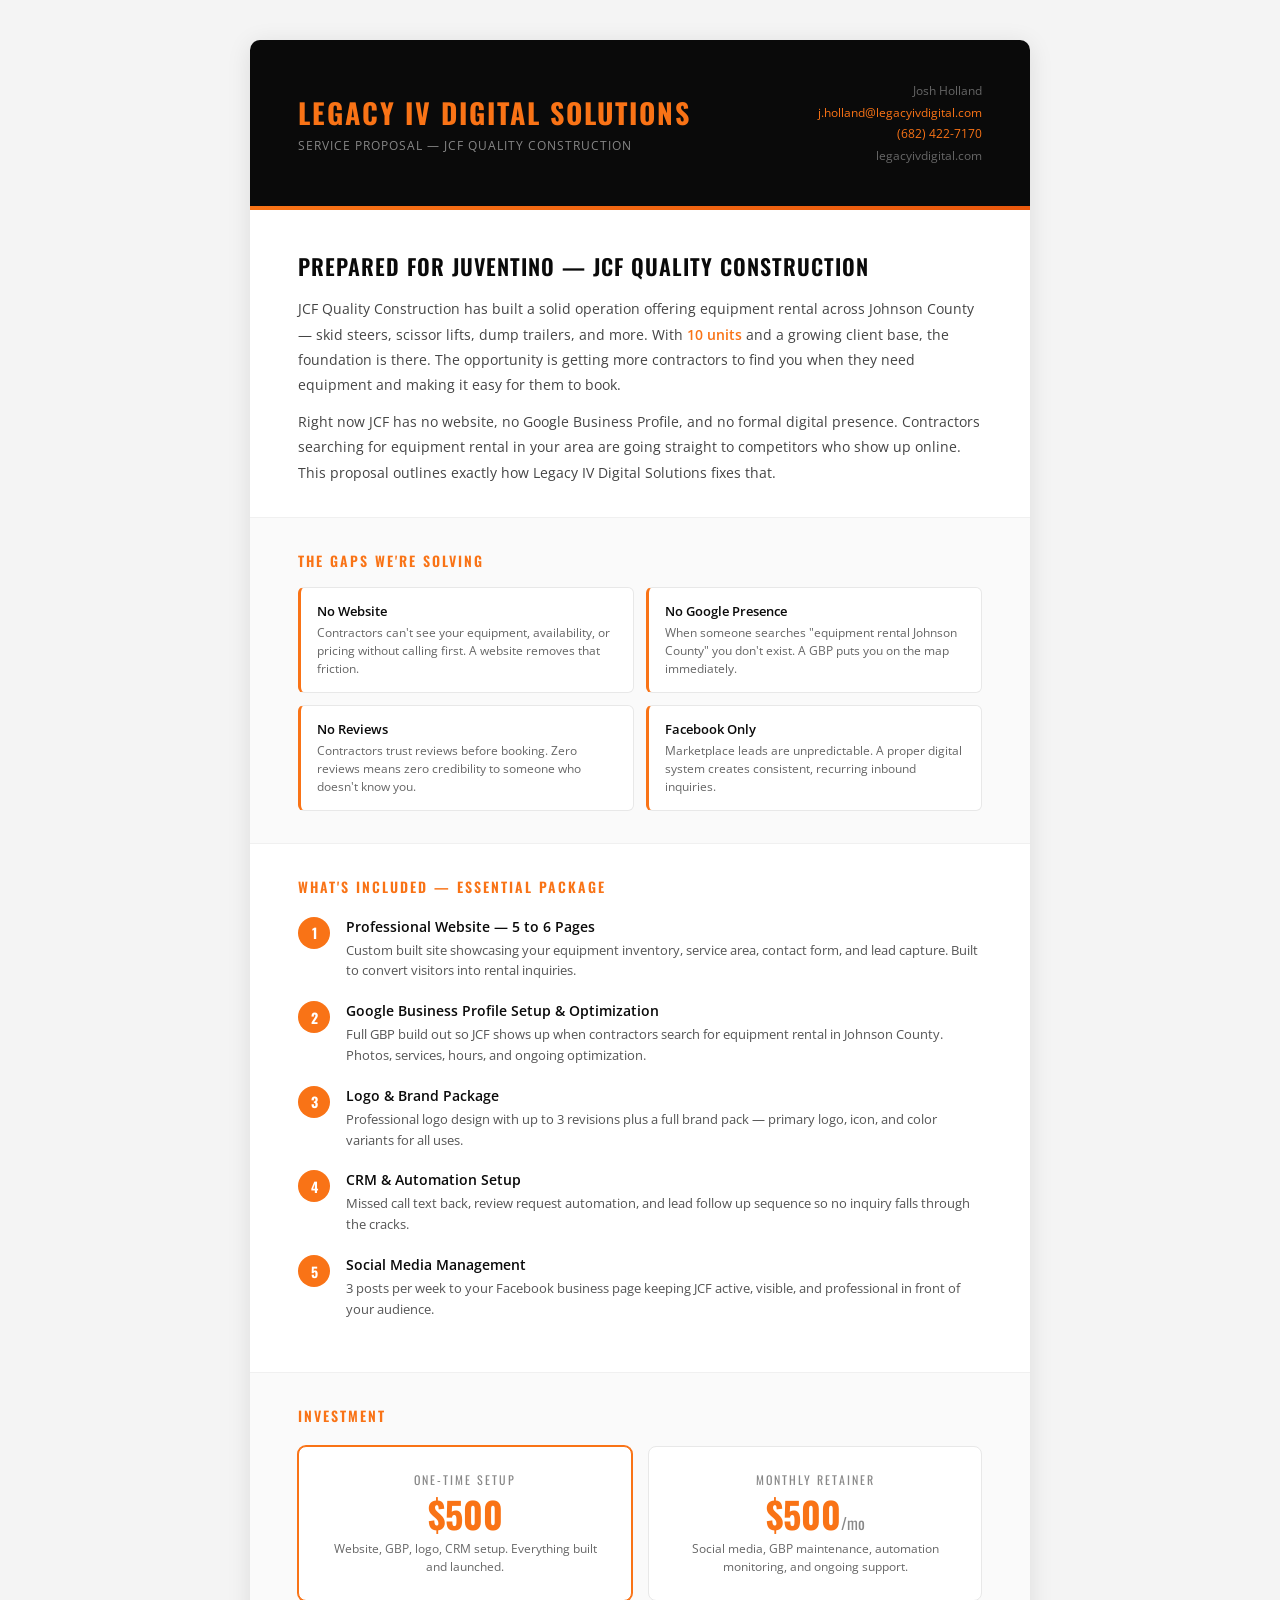
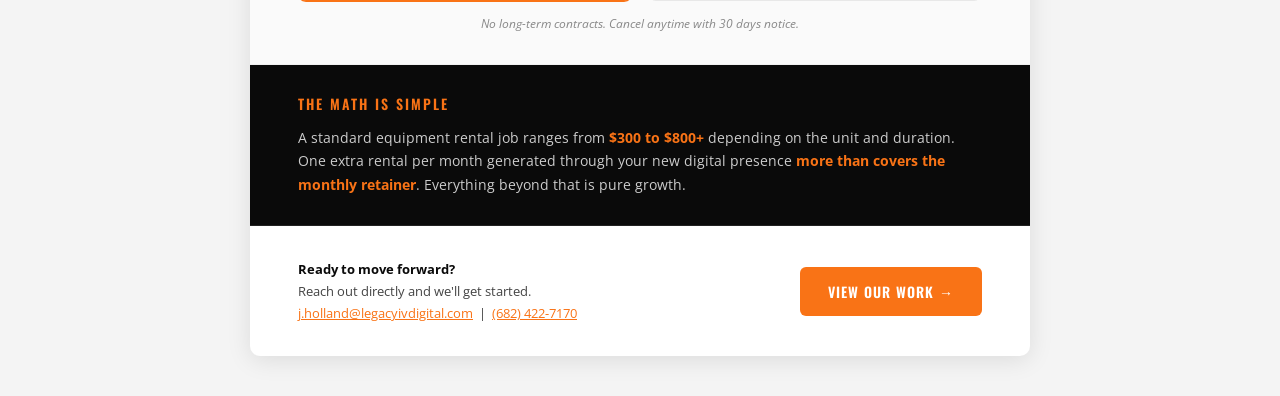
<file: jcf-proposal.html>
<!DOCTYPE html>
<html lang="en">
<head>
<meta charset="UTF-8">
<meta name="viewport" content="width=device-width, initial-scale=1.0">
<title>Service Proposal | JCF Quality Construction</title>
<link href="https://fonts.googleapis.com/css2?family=Oswald:wght@400;500;600;700&family=Open+Sans:wght@300;400;600&display=swap" rel="stylesheet">
<style>
* { box-sizing: border-box; margin: 0; padding: 0; }
body {
  background: #f4f4f4;
  font-family: 'Open Sans', sans-serif;
  color: #1a1a1a;
  padding: 40px 20px;
}
.page {
  max-width: 780px;
  margin: 0 auto;
  background: #fff;
  border-radius: 10px;
  overflow: hidden;
  box-shadow: 0 4px 24px rgba(0,0,0,0.10);
}

/* Header */
.header {
  background: #0a0a0a;
  padding: 40px 48px;
  display: flex;
  justify-content: space-between;
  align-items: center;
}
.header-left h1 {
  font-family: 'Oswald', sans-serif;
  font-size: 28px;
  font-weight: 700;
  color: #f97316;
  letter-spacing: 2px;
  text-transform: uppercase;
}
.header-left p {
  font-size: 12px;
  color: #888;
  letter-spacing: 1px;
  margin-top: 4px;
  text-transform: uppercase;
}
.header-right {
  text-align: right;
}
.header-right p {
  font-size: 12px;
  color: #666;
  line-height: 1.8;
}
.header-right a {
  color: #f97316;
  text-decoration: none;
}

/* Orange bar */
.bar {
  height: 4px;
  background: linear-gradient(90deg, #f97316, #ea580c);
}

/* Intro */
.intro {
  padding: 40px 48px 32px;
  border-bottom: 1px solid #f0f0f0;
}
.intro h2 {
  font-family: 'Oswald', sans-serif;
  font-size: 22px;
  font-weight: 600;
  color: #0a0a0a;
  margin-bottom: 14px;
  text-transform: uppercase;
  letter-spacing: 1px;
}
.intro p {
  font-size: 14px;
  line-height: 1.8;
  color: #444;
}
.intro p span {
  color: #f97316;
  font-weight: 600;
}

/* Opportunity */
.opportunity {
  padding: 32px 48px;
  background: #fafafa;
  border-bottom: 1px solid #f0f0f0;
}
.opportunity h3 {
  font-family: 'Oswald', sans-serif;
  font-size: 14px;
  font-weight: 600;
  letter-spacing: 2px;
  text-transform: uppercase;
  color: #f97316;
  margin-bottom: 16px;
}
.opp-grid {
  display: grid;
  grid-template-columns: 1fr 1fr;
  gap: 12px;
}
.opp-item {
  background: #fff;
  border: 1px solid #e8e8e8;
  border-left: 3px solid #f97316;
  border-radius: 6px;
  padding: 14px 16px;
}
.opp-item h4 {
  font-size: 13px;
  font-weight: 600;
  color: #0a0a0a;
  margin-bottom: 4px;
}
.opp-item p {
  font-size: 12px;
  color: #666;
  line-height: 1.5;
}

/* Services */
.services {
  padding: 32px 48px;
  border-bottom: 1px solid #f0f0f0;
}
.services h3 {
  font-family: 'Oswald', sans-serif;
  font-size: 14px;
  font-weight: 600;
  letter-spacing: 2px;
  text-transform: uppercase;
  color: #f97316;
  margin-bottom: 20px;
}
.service-item {
  display: flex;
  gap: 16px;
  margin-bottom: 20px;
  align-items: flex-start;
}
.service-num {
  width: 32px;
  height: 32px;
  min-width: 32px;
  background: #f97316;
  border-radius: 50%;
  display: flex;
  align-items: center;
  justify-content: center;
  font-family: 'Oswald', sans-serif;
  font-size: 14px;
  font-weight: 700;
  color: #fff;
}
.service-content h4 {
  font-size: 14px;
  font-weight: 600;
  color: #0a0a0a;
  margin-bottom: 4px;
}
.service-content p {
  font-size: 13px;
  color: #555;
  line-height: 1.6;
}

/* Pricing */
.pricing {
  padding: 32px 48px;
  background: #fafafa;
  border-bottom: 1px solid #f0f0f0;
}
.pricing h3 {
  font-family: 'Oswald', sans-serif;
  font-size: 14px;
  font-weight: 600;
  letter-spacing: 2px;
  text-transform: uppercase;
  color: #f97316;
  margin-bottom: 20px;
}
.pricing-grid {
  display: grid;
  grid-template-columns: 1fr 1fr;
  gap: 16px;
}
.price-card {
  background: #fff;
  border: 1px solid #e8e8e8;
  border-radius: 8px;
  padding: 24px;
  text-align: center;
}
.price-card.highlight {
  border-color: #f97316;
  box-shadow: 0 0 0 1px #f97316;
}
.price-label {
  font-family: 'Oswald', sans-serif;
  font-size: 12px;
  letter-spacing: 2px;
  text-transform: uppercase;
  color: #888;
  margin-bottom: 8px;
}
.price-amount {
  font-family: 'Oswald', sans-serif;
  font-size: 36px;
  font-weight: 700;
  color: #f97316;
  line-height: 1;
}
.price-amount span {
  font-size: 16px;
  color: #888;
  font-weight: 400;
}
.price-desc {
  font-size: 12px;
  color: #666;
  margin-top: 8px;
  line-height: 1.5;
}
.price-note {
  font-size: 12px;
  color: #888;
  text-align: center;
  margin-top: 14px;
  font-style: italic;
}

/* ROI */
.roi {
  padding: 28px 48px;
  background: #0a0a0a;
  border-bottom: 1px solid #222;
}
.roi h3 {
  font-family: 'Oswald', sans-serif;
  font-size: 14px;
  font-weight: 600;
  letter-spacing: 2px;
  text-transform: uppercase;
  color: #f97316;
  margin-bottom: 12px;
}
.roi p {
  font-size: 14px;
  color: #ccc;
  line-height: 1.7;
}
.roi p strong {
  color: #f97316;
}

/* Footer */
.footer {
  padding: 32px 48px;
  display: flex;
  justify-content: space-between;
  align-items: center;
  flex-wrap: wrap;
  gap: 16px;
}
.footer-left p {
  font-size: 13px;
  color: #444;
  line-height: 1.7;
}
.footer-left strong {
  color: #0a0a0a;
}
.footer-cta {
  background: #f97316;
  color: #fff;
  padding: 14px 28px;
  border-radius: 6px;
  font-family: 'Oswald', sans-serif;
  font-size: 14px;
  font-weight: 600;
  letter-spacing: 1px;
  text-transform: uppercase;
  text-decoration: none;
  white-space: nowrap;
}

@media (max-width: 600px) {
  .header { flex-direction: column; gap: 16px; padding: 28px 24px; }
  .header-right { text-align: left; }
  .intro, .opportunity, .services, .pricing, .roi, .footer { padding: 28px 24px; }
  .opp-grid, .pricing-grid { grid-template-columns: 1fr; }
  .footer { flex-direction: column; }
}
</style>
</head>
<body>
<div class="page">

  <!-- Header -->
  <div class="header">
    <div class="header-left">
      <h1>Legacy IV Digital Solutions</h1>
      <p>Service Proposal — JCF Quality Construction</p>
    </div>
    <div class="header-right">
      <p>
        Josh Holland<br>
        <a href="mailto:j.holland@legacyivdigital.com">j.holland@legacyivdigital.com</a><br>
        <a href="tel:6824227170">(682) 422-7170</a><br>
        legacyivdigital.com
      </p>
    </div>
  </div>
  <div class="bar"></div>

  <!-- Intro -->
  <div class="intro">
    <h2>Prepared for Juventino — JCF Quality Construction</h2>
    <p>
      JCF Quality Construction has built a solid operation offering equipment rental across Johnson County — skid steers, scissor lifts, dump trailers, and more. With <span>10 units</span> and a growing client base, the foundation is there. The opportunity is getting more contractors to find you when they need equipment and making it easy for them to book.
    </p>
    <p style="margin-top:12px;">
      Right now JCF has no website, no Google Business Profile, and no formal digital presence. Contractors searching for equipment rental in your area are going straight to competitors who show up online. This proposal outlines exactly how Legacy IV Digital Solutions fixes that.
    </p>
  </div>

  <!-- Opportunity -->
  <div class="opportunity">
    <h3>The Gaps We're Solving</h3>
    <div class="opp-grid">
      <div class="opp-item">
        <h4>No Website</h4>
        <p>Contractors can't see your equipment, availability, or pricing without calling first. A website removes that friction.</p>
      </div>
      <div class="opp-item">
        <h4>No Google Presence</h4>
        <p>When someone searches "equipment rental Johnson County" you don't exist. A GBP puts you on the map immediately.</p>
      </div>
      <div class="opp-item">
        <h4>No Reviews</h4>
        <p>Contractors trust reviews before booking. Zero reviews means zero credibility to someone who doesn't know you.</p>
      </div>
      <div class="opp-item">
        <h4>Facebook Only</h4>
        <p>Marketplace leads are unpredictable. A proper digital system creates consistent, recurring inbound inquiries.</p>
      </div>
    </div>
  </div>

  <!-- Services -->
  <div class="services">
    <h3>What's Included — Essential Package</h3>

    <div class="service-item">
      <div class="service-num">1</div>
      <div class="service-content">
        <h4>Professional Website — 5 to 6 Pages</h4>
        <p>Custom built site showcasing your equipment inventory, service area, contact form, and lead capture. Built to convert visitors into rental inquiries.</p>
      </div>
    </div>

    <div class="service-item">
      <div class="service-num">2</div>
      <div class="service-content">
        <h4>Google Business Profile Setup & Optimization</h4>
        <p>Full GBP build out so JCF shows up when contractors search for equipment rental in Johnson County. Photos, services, hours, and ongoing optimization.</p>
      </div>
    </div>

    <div class="service-item">
      <div class="service-num">3</div>
      <div class="service-content">
        <h4>Logo & Brand Package</h4>
        <p>Professional logo design with up to 3 revisions plus a full brand pack — primary logo, icon, and color variants for all uses.</p>
      </div>
    </div>

    <div class="service-item">
      <div class="service-num">4</div>
      <div class="service-content">
        <h4>CRM & Automation Setup</h4>
        <p>Missed call text back, review request automation, and lead follow up sequence so no inquiry falls through the cracks.</p>
      </div>
    </div>

    <div class="service-item">
      <div class="service-num">5</div>
      <div class="service-content">
        <h4>Social Media Management</h4>
        <p>3 posts per week to your Facebook business page keeping JCF active, visible, and professional in front of your audience.</p>
      </div>
    </div>

  </div>

  <!-- Pricing -->
  <div class="pricing">
    <h3>Investment</h3>
    <div class="pricing-grid">
      <div class="price-card highlight">
        <div class="price-label">One-Time Setup</div>
        <div class="price-amount">$500</div>
        <div class="price-desc">Website, GBP, logo, CRM setup. Everything built and launched.</div>
      </div>
      <div class="price-card">
        <div class="price-label">Monthly Retainer</div>
        <div class="price-amount">$500<span>/mo</span></div>
        <div class="price-desc">Social media, GBP maintenance, automation monitoring, and ongoing support.</div>
      </div>
    </div>
    <p class="price-note">No long-term contracts. Cancel anytime with 30 days notice.</p>
  </div>

  <!-- ROI -->
  <div class="roi">
    <h3>The Math Is Simple</h3>
    <p>
      A standard equipment rental job ranges from <strong>$300 to $800+</strong> depending on the unit and duration. One extra rental per month generated through your new digital presence <strong>more than covers the monthly retainer</strong>. Everything beyond that is pure growth.
    </p>
  </div>

  <!-- Footer -->
  <div class="footer">
    <div class="footer-left">
      <p>
        <strong>Ready to move forward?</strong><br>
        Reach out directly and we'll get started.<br>
        <a href="mailto:j.holland@legacyivdigital.com" style="color:#f97316;">j.holland@legacyivdigital.com</a> &nbsp;|&nbsp;
        <a href="tel:6824227170" style="color:#f97316;">(682) 422-7170</a>
      </p>
    </div>
    <a href="https://legacyivdigital.com" class="footer-cta">View Our Work →</a>
  </div>

</div>
</body>
</html>
</file>
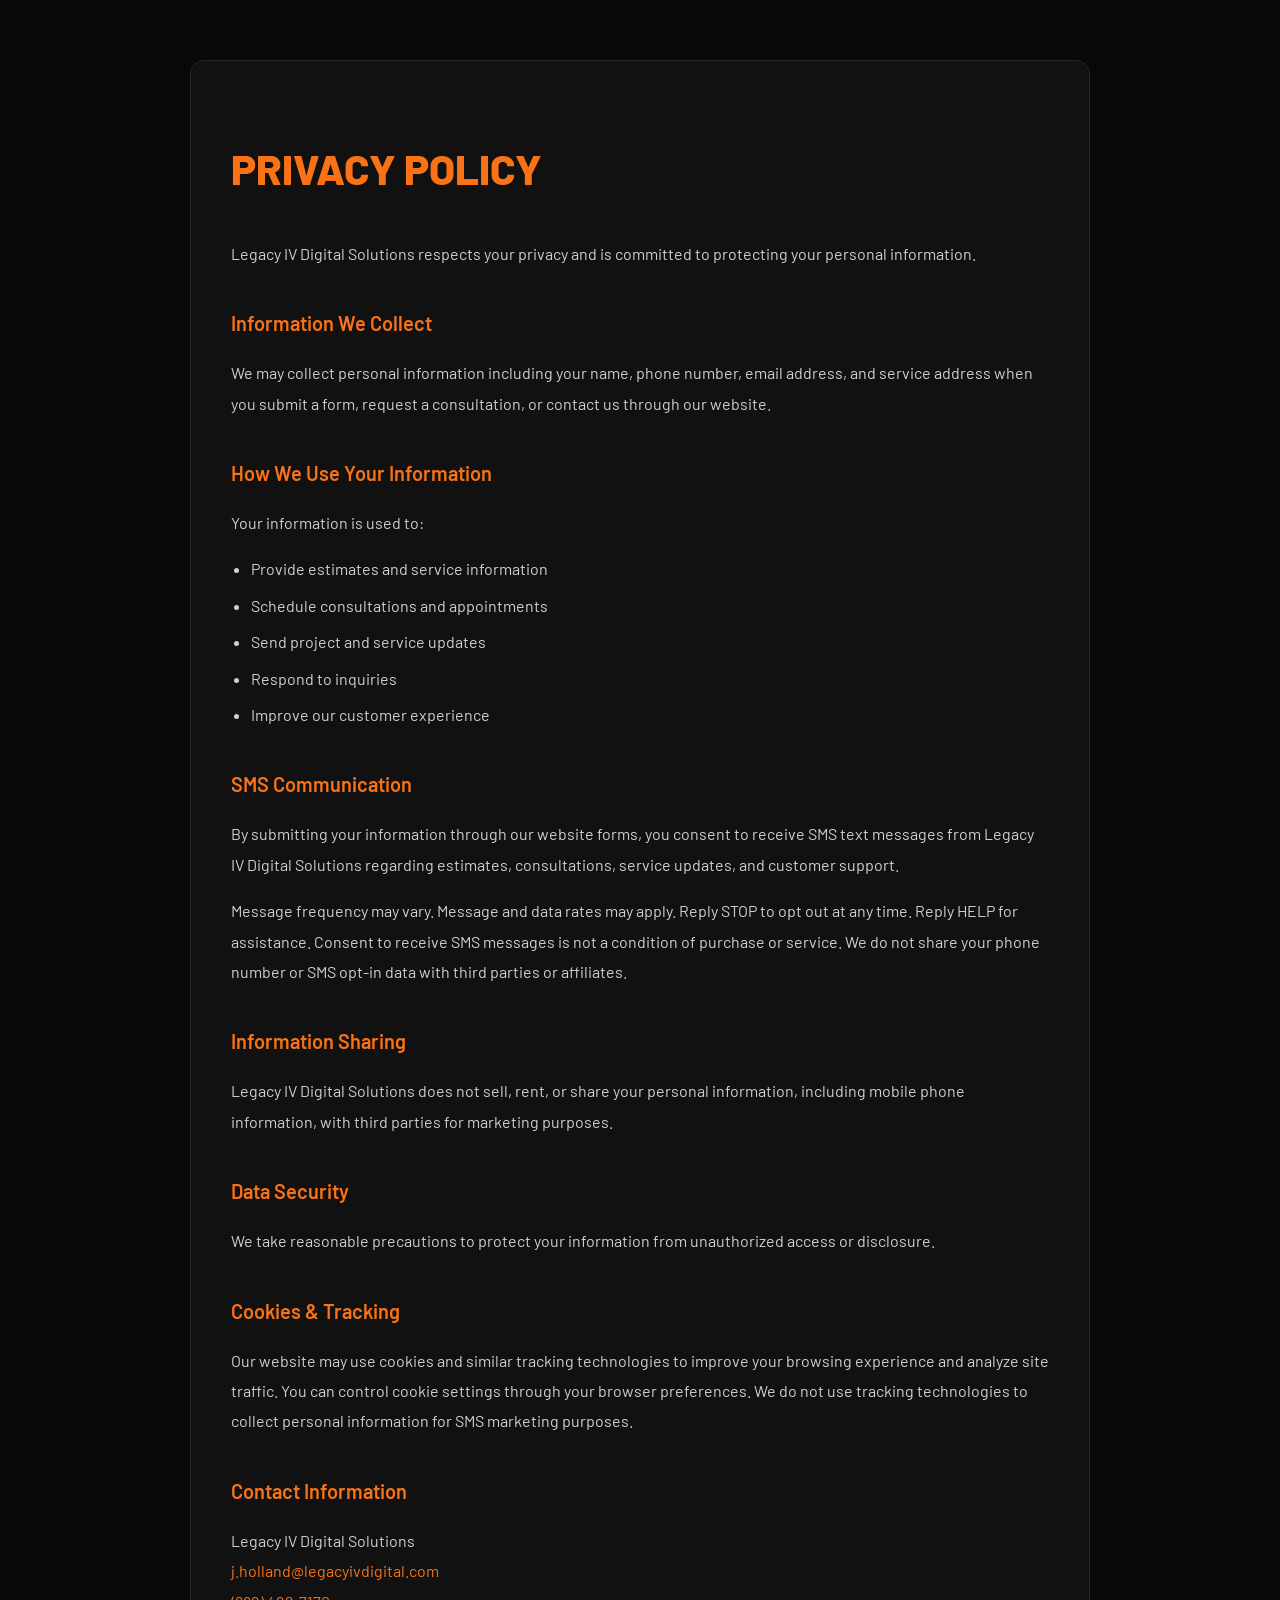
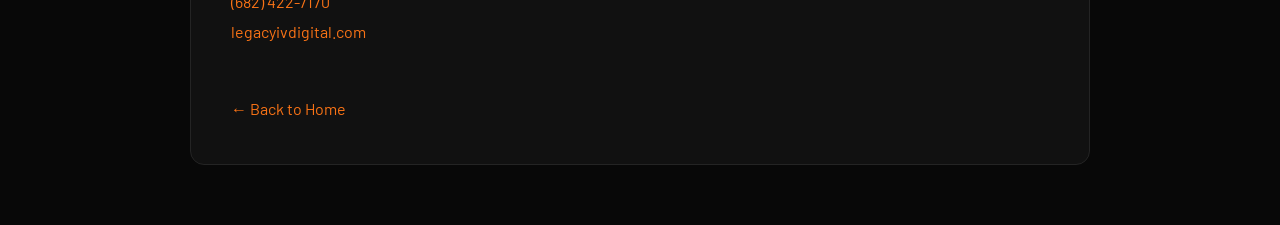
<file: privacy.html>
<!DOCTYPE html>
<html lang="en">
<head>
<meta charset="UTF-8">
<meta name="viewport" content="width=device-width, initial-scale=1.0">
<title>Privacy Policy | Legacy IV Digital Solutions</title>
<link rel="preconnect" href="https://fonts.googleapis.com">
<link rel="preconnect" href="https://fonts.gstatic.com" crossorigin>
<link href="https://fonts.googleapis.com/css2?family=Barlow:wght@300;400;500;600;700;800&display=swap" rel="stylesheet">
<style>
body{
  background:#080808;
  color:#d0d0d0;
  font-family:'Barlow',sans-serif;
  padding:60px 20px;
  line-height:1.9;
  max-width:900px;
  margin:auto;
}
.container{
  background:#111111;
  border:1px solid #242424;
  border-radius:14px;
  padding:40px;
}
h1{
  color:#f97316;
  margin-bottom:30px;
  font-size:42px;
  font-weight:800;
  text-transform:uppercase;
}
h2{
  color:#f97316;
  margin-top:35px;
  margin-bottom:12px;
  font-size:20px;
  font-weight:600;
}
ul{
  padding-left:20px;
  margin-top:8px;
}
ul li{
  margin-bottom:6px;
}
a{
  color:#f97316;
  text-decoration:none;
}
a:hover{
  opacity:.8;
}
</style>
</head>
<body>
<div class="container">

<h1>Privacy Policy</h1>
<p>Legacy IV Digital Solutions respects your privacy and is committed to protecting your personal information.</p>

<h2>Information We Collect</h2>
<p>We may collect personal information including your name, phone number, email address, and service address when you submit a form, request a consultation, or contact us through our website.</p>

<h2>How We Use Your Information</h2>
<p>Your information is used to:</p>
<ul>
  <li>Provide estimates and service information</li>
  <li>Schedule consultations and appointments</li>
  <li>Send project and service updates</li>
  <li>Respond to inquiries</li>
  <li>Improve our customer experience</li>
</ul>

<h2>SMS Communication</h2>
<p>By submitting your information through our website forms, you consent to receive SMS text messages from Legacy IV Digital Solutions regarding estimates, consultations, service updates, and customer support.</p>
<p>Message frequency may vary. Message and data rates may apply. Reply STOP to opt out at any time. Reply HELP for assistance. Consent to receive SMS messages is not a condition of purchase or service. We do not share your phone number or SMS opt-in data with third parties or affiliates.</p>

<h2>Information Sharing</h2>
<p>Legacy IV Digital Solutions does not sell, rent, or share your personal information, including mobile phone information, with third parties for marketing purposes.</p>

<h2>Data Security</h2>
<p>We take reasonable precautions to protect your information from unauthorized access or disclosure.</p>

<h2>Cookies &amp; Tracking</h2>
<p>Our website may use cookies and similar tracking technologies to improve your browsing experience and analyze site traffic. You can control cookie settings through your browser preferences. We do not use tracking technologies to collect personal information for SMS marketing purposes.</p>

<h2>Contact Information</h2>
<p>
  Legacy IV Digital Solutions<br>
  <a href="mailto:j.holland@legacyivdigital.com">j.holland@legacyivdigital.com</a><br>
  <a href="tel:6824227170">(682) 422-7170</a><br>
  <a href="https://legacyivdigital.com">legacyivdigital.com</a>
</p>

<br>
<a href="index.html">← Back to Home</a>

</div>
</body>
</html>
</file>
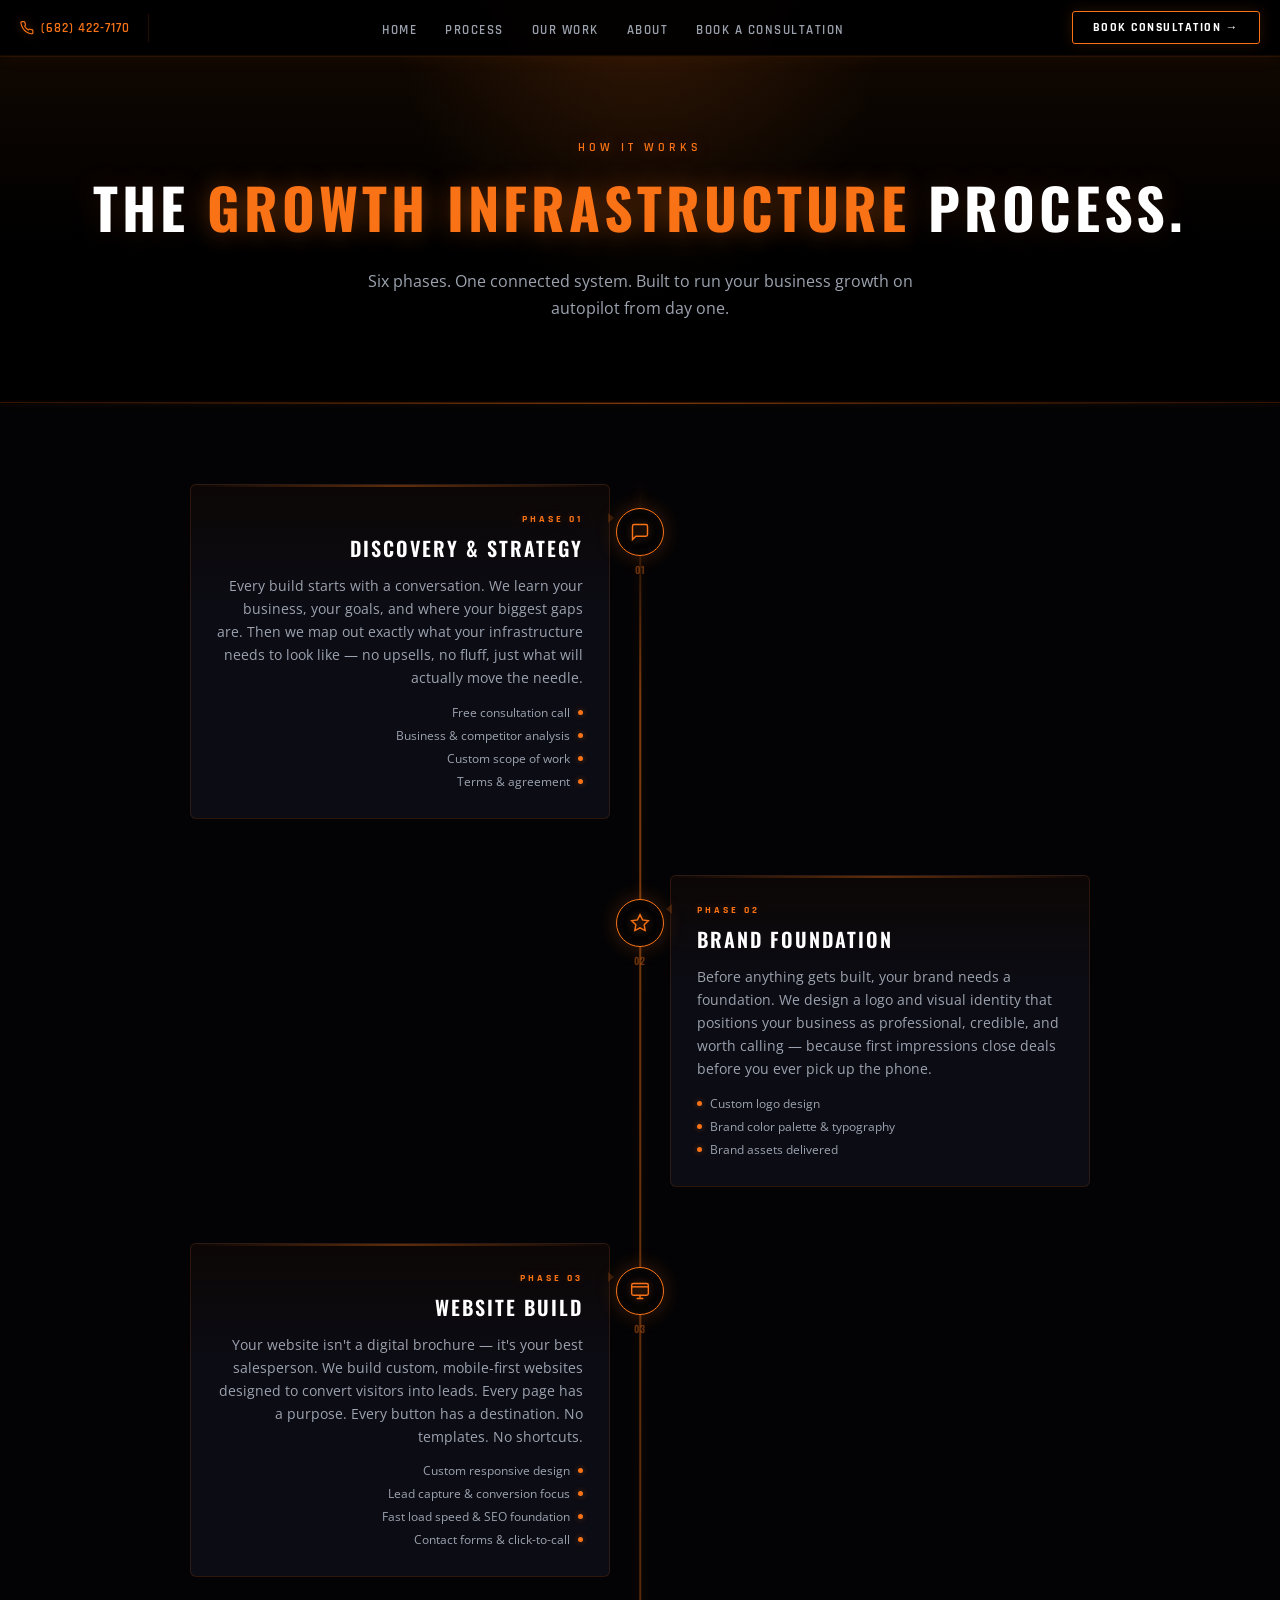
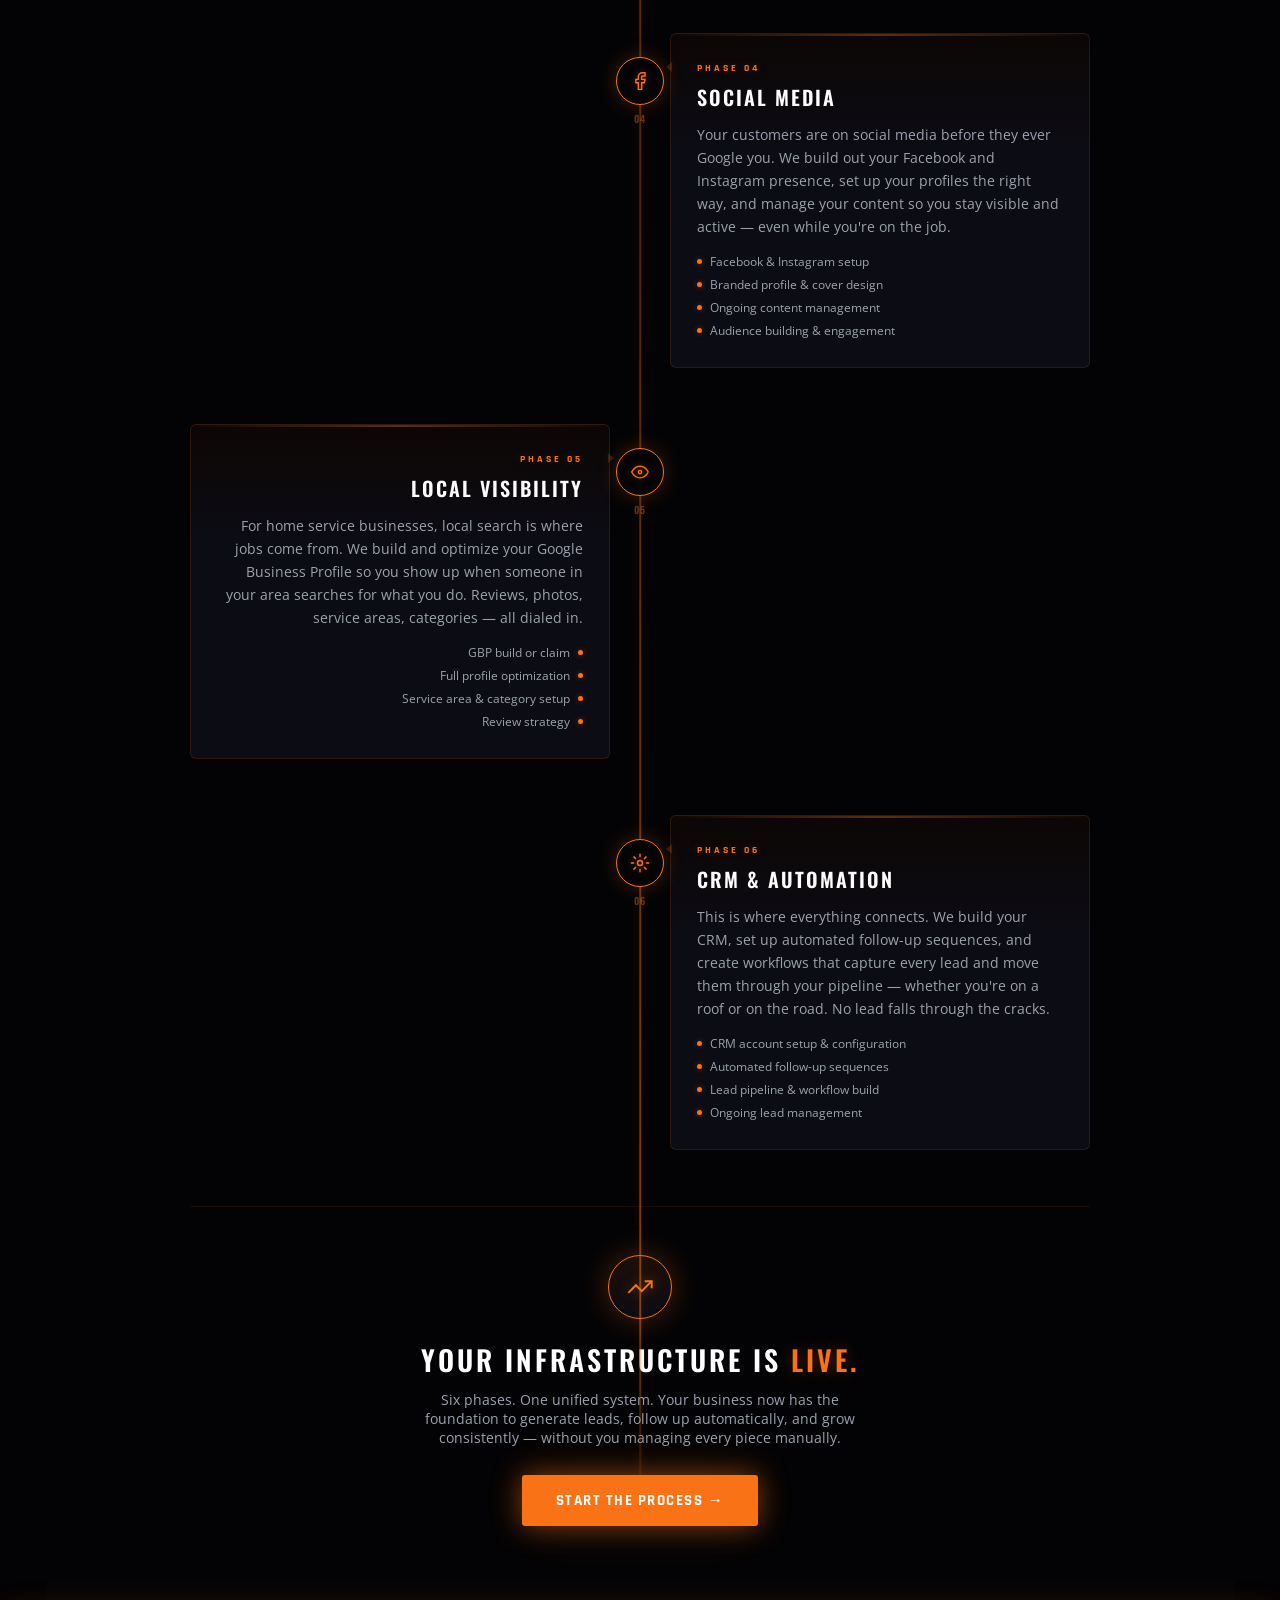
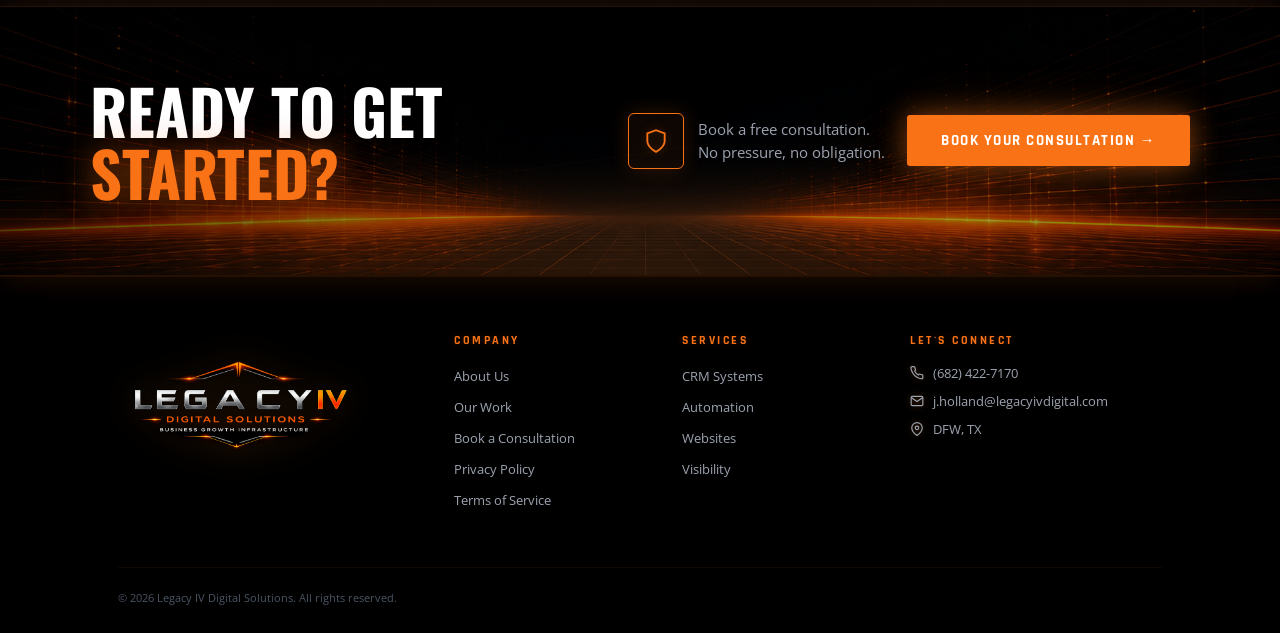
<file: process.html>
<!DOCTYPE html>
<html lang="en">
<head>
  <meta charset="UTF-8">
  <meta name="viewport" content="width=device-width, initial-scale=1.0">
  <title>Our Process – Legacy IV Digital Solutions</title>
  <link href="https://fonts.googleapis.com/css2?family=Oswald:wght@400;500;600;700&family=Rajdhani:wght@400;500;600;700&family=Open+Sans:wght@300;400;600&display=swap" rel="stylesheet">
  <link rel="stylesheet" href="style.css">
  <style>
    /* ═══ PROCESS PAGE ═══ */
    .proc-hero{
      position:relative;padding:140px 28px 80px;text-align:center;
      background:linear-gradient(180deg,rgba(249,115,22,.08) 0%,#000 60%);
      border-bottom:1px solid rgba(249,115,22,.1);
    }
    .proc-hero::before{
      content:'';position:absolute;top:0;left:50%;transform:translateX(-50%);
      width:500px;height:300px;
      background:radial-gradient(ellipse at 50% 0%,rgba(249,115,22,.15) 0%,transparent 70%);
      pointer-events:none;
    }
    .proc-hero h1{
      font-family:'Oswald',sans-serif;font-size:clamp(32px,5vw,56px);
      font-weight:700;letter-spacing:4px;text-transform:uppercase;
      color:#fff;margin-bottom:20px;
      text-shadow:0 0 30px rgba(249,115,22,.15);
    }
    .proc-hero h1 span{color:var(--or);text-shadow:0 0 24px rgba(249,115,22,.4);}
    .proc-hero p{
      font-size:16px;color:var(--muted);line-height:1.7;
      max-width:580px;margin:0 auto;
    }

    /* ═══ TIMELINE ═══ */
    .proc-section{padding:80px 0;background:var(--bg);}

    .timeline{
      position:relative;max-width:900px;margin:0 auto;
    }
    /* Vertical line running through center */
    .timeline::before{
      content:'';position:absolute;left:50%;top:0;bottom:0;
      width:1.5px;transform:translateX(-50%);
      background:linear-gradient(180deg,
        transparent 0%,
        rgba(249,115,22,.5) 8%,
        rgba(249,115,22,.3) 50%,
        rgba(249,115,22,.5) 92%,
        transparent 100%);
      box-shadow:0 0 12px rgba(249,115,22,.2);
    }

    .tl-step{
      display:grid;grid-template-columns:1fr 60px 1fr;
      gap:0;align-items:start;margin-bottom:56px;
      position:relative;
    }
    .tl-step:last-child{margin-bottom:0;}

    /* Step content — alternates left/right */
    .tl-content{
      background:linear-gradient(180deg,rgba(249,115,22,.04) 0%,var(--card) 35%);
      border:1px solid var(--bdr2);border-radius:6px;
      padding:28px 26px;position:relative;
      animation:borderGlow 4s ease infinite;
      transition:all .3s;
    }
    .tl-content:hover{
      border-color:rgba(249,115,22,.4);
      box-shadow:0 0 2px rgba(249,115,22,.3),0 8px 36px rgba(249,115,22,.1);
      transform:translateY(-3px);
    }
    .tl-content::before{
      content:'';position:absolute;top:0;left:0;right:0;height:2px;
      background:linear-gradient(90deg,transparent,var(--or),transparent);
      opacity:.35;border-radius:6px 6px 0 0;transition:opacity .3s;
    }
    .tl-content:hover::before{opacity:.9;}

    /* Left side content — arrow points right */
    .tl-left{
      grid-column:1;text-align:right;
    }
    .tl-left .tl-content::after{
      content:'';position:absolute;right:-10px;top:28px;
      border:5px solid transparent;
      border-left:6px solid rgba(249,115,22,.2);
    }

    /* Right side content — arrow points left */
    .tl-right{
      grid-column:3;text-align:left;
    }
    .tl-right .tl-content::after{
      content:'';position:absolute;left:-10px;top:28px;
      border:5px solid transparent;
      border-right:6px solid rgba(249,115,22,.2);
    }

    /* Empty spacer for opposite side */
    .tl-spacer{grid-column:1;}
    .tl-spacer.right{grid-column:3;}

    /* Center node */
    .tl-node{
      grid-column:2;display:flex;flex-direction:column;
      align-items:center;justify-content:flex-start;
      padding-top:24px;gap:0;position:relative;
      z-index:2;
    }
    .tl-dot{
      width:48px;height:48px;border-radius:50%;
      border:1.5px solid var(--or);
      background:var(--bg);
      display:flex;align-items:center;justify-content:center;
      color:var(--or);flex-shrink:0;
      box-shadow:0 0 20px rgba(249,115,22,.25),inset 0 0 12px rgba(249,115,22,.06);
      transition:all .3s;
    }
    .tl-step:hover .tl-dot{
      box-shadow:0 0 32px rgba(249,115,22,.45),inset 0 0 16px rgba(249,115,22,.1);
      border-color:#fb923c;
    }
    .tl-dot svg{width:20px;height:20px;filter:drop-shadow(0 0 4px rgba(249,115,22,.5));}
    .tl-num{
      font-family:'Oswald',sans-serif;font-size:10px;font-weight:600;
      letter-spacing:1px;color:rgba(249,115,22,.4);
      margin-top:6px;
    }

    /* Content typography */
    .tl-phase{
      font-family:'Rajdhani',sans-serif;font-size:10px;font-weight:700;
      letter-spacing:3px;text-transform:uppercase;color:var(--or);
      margin-bottom:8px;text-shadow:0 0 8px rgba(249,115,22,.25);
    }
    .tl-content h3{
      font-family:'Oswald',sans-serif;font-size:20px;font-weight:600;
      letter-spacing:2px;text-transform:uppercase;color:#fff;
      margin-bottom:12px;
    }
    .tl-content p{font-size:13.5px;color:var(--muted);line-height:1.7;}
    .tl-content strong{color:#e5e7eb;}

    /* Deliverables list */
    .tl-list{
      margin-top:14px;display:flex;flex-direction:column;gap:6px;
    }
    .tl-item{
      display:flex;align-items:center;gap:8px;
      font-size:12px;color:var(--muted);
    }
    .tl-item::before{
      content:'';width:5px;height:5px;border-radius:50%;
      background:var(--or);flex-shrink:0;
      box-shadow:0 0 6px rgba(249,115,22,.4);
    }
    /* Right-align bullets for left-side cards */
    .tl-left .tl-list{align-items:flex-end;}
    .tl-left .tl-item{flex-direction:row-reverse;}

    /* Timeline bottom CTA */
    .tl-end{
      display:flex;flex-direction:column;align-items:center;
      margin-top:56px;padding-top:48px;
      border-top:1px solid rgba(249,115,22,.08);text-align:center;
    }
    .tl-end-dot{
      width:64px;height:64px;border-radius:50%;
      border:1.5px solid var(--or);
      background:linear-gradient(180deg,rgba(249,115,22,.1),var(--card));
      display:flex;align-items:center;justify-content:center;
      color:var(--or);margin-bottom:20px;
      box-shadow:0 0 30px rgba(249,115,22,.3);
      animation:pulse 2.5s infinite;
    }
    .tl-end-dot svg{width:28px;height:28px;filter:drop-shadow(0 0 6px rgba(249,115,22,.5));}
    .tl-end h3{
      font-family:'Oswald',sans-serif;font-size:clamp(20px,3vw,28px);
      font-weight:600;letter-spacing:3px;text-transform:uppercase;
      color:#fff;margin-bottom:10px;
    }
    .tl-end h3 span{color:var(--or);text-shadow:0 0 16px rgba(249,115,22,.35);}
    .tl-end p{font-size:14px;color:var(--muted);margin-bottom:28px;max-width:460px;}

    /* ═══ MOBILE STACKED TIMELINE ═══ */
    @media(max-width:760px){
      .timeline::before{left:24px;}
      .tl-step{grid-template-columns:48px 1fr;grid-template-rows:auto;}
      .tl-node{grid-column:1;grid-row:1;padding-top:0;}
      .tl-num{display:none;}
      .tl-left,.tl-right{grid-column:2;grid-row:1;text-align:left;}
      .tl-spacer,.tl-spacer.right{display:none;}
      .tl-left .tl-content::after{
        right:auto;left:-10px;
        border-left:none;border-right:6px solid rgba(249,115,22,.2);
      }
      .tl-left .tl-list{align-items:flex-start;}
      .tl-left .tl-item{flex-direction:row;}
    }
  </style>
</head>
<body>

<!-- ══════ NAV ══════ -->
<nav>
  <a href="tel:6824227170" class="n-phone">
    <svg viewBox="0 0 24 24" fill="none" stroke="currentColor" stroke-width="2"><path d="M22 16.92v3a2 2 0 0 1-2.18 2 19.79 19.79 0 0 1-8.63-3.07A19.5 19.5 0 0 1 4.69 12 19.79 19.79 0 0 1 1.58 3.52 2 2 0 0 1 3.55 1h3a2 2 0 0 1 2 1.72c.127.96.361 1.903.7 2.81a2 2 0 0 1-.45 2.11L8.09 9a16 16 0 0 0 6.29 6.29l.83-.83a2 2 0 0 1 2.11-.45c.907.339 1.85.573 2.81.7A2 2 0 0 1 22 16.92z"/></svg>
    (682) 422-7170
  </a>
  <div class="n-div"></div>
  <span class="n-tagline">Build. Growth. Optimize.</span>
  <ul class="n-links">
    <li><a href="index.html">Home</a></li>
    <li><a href="process.html">Process</a></li>
    <li><a href="work.html">Our Work</a></li>
    <li><a href="about.html">About</a></li>
    <li><a href="https://cal.com/legacy-iv" target="_blank">Book a Consultation</a></li>
  </ul>
  <a href="https://cal.com/legacy-iv" target="_blank" class="n-cta">Book Consultation →</a>
  <button class="n-burger" onclick="document.querySelector('.n-mobile').classList.toggle('open')" aria-label="Menu">
    <span></span><span></span><span></span>
  </button>
</nav>
<div class="n-mobile">
  <a href="index.html" onclick="this.parentElement.classList.remove('open')">Home</a>
  <a href="process.html" onclick="this.parentElement.classList.remove('open')">Process</a>
  <a href="work.html" onclick="this.parentElement.classList.remove('open')">Our Work</a>
  <a href="about.html" onclick="this.parentElement.classList.remove('open')">About</a>
  <a href="#ft" onclick="this.parentElement.classList.remove('open')">Contact</a>
  <a href="https://cal.com/legacy-iv" target="_blank" class="n-mob-cta">Book a Consultation</a>
  <a href="tel:6824227170" style="text-align:center;color:var(--or);font-size:13px;padding-top:4px;border-bottom:none;">Or call — (682) 422-7170</a>
</div>

<!-- ══════ HERO ══════ -->
<div class="proc-hero">
  <div class="s-eye">How It Works</div>
  <h1>The <span>Growth Infrastructure</span> Process.</h1>
  <p>Six phases. One connected system. Built to run your business growth on autopilot from day one.</p>
</div>

<div class="glow-line"></div>

<!-- ══════ TIMELINE ══════ -->
<section class="proc-section">
  <div class="container">
    <div class="timeline">

      <!-- PHASE 1: CONSULTATION -->
      <div class="tl-step rv">
        <div class="tl-left">
          <div class="tl-content">
            <div class="tl-phase">Phase 01</div>
            <h3>Discovery & Strategy</h3>
            <p>Every build starts with a conversation. We learn your business, your goals, and where your biggest gaps are. Then we map out exactly what your infrastructure needs to look like — no upsells, no fluff, just what will actually move the needle.</p>
            <div class="tl-list">
              <div class="tl-item">Free consultation call</div>
              <div class="tl-item">Business & competitor analysis</div>
              <div class="tl-item">Custom scope of work</div>
              <div class="tl-item">Terms & agreement</div>
            </div>
          </div>
        </div>
        <div class="tl-node">
          <div class="tl-dot">
            <svg viewBox="0 0 24 24" fill="none" stroke="currentColor" stroke-width="1.7"><path d="M21 15a2 2 0 0 1-2 2H7l-4 4V5a2 2 0 0 1 2-2h14a2 2 0 0 1 2 2z"/></svg>
          </div>
          <div class="tl-num">01</div>
        </div>
        <div class="tl-spacer right"></div>
      </div>

      <!-- PHASE 2: BRAND FOUNDATION -->
      <div class="tl-step rv">
        <div class="tl-spacer"></div>
        <div class="tl-node">
          <div class="tl-dot">
            <svg viewBox="0 0 24 24" fill="none" stroke="currentColor" stroke-width="1.7"><polygon points="12 2 15.09 8.26 22 9.27 17 14.14 18.18 21.02 12 17.77 5.82 21.02 7 14.14 2 9.27 8.91 8.26 12 2"/></svg>
          </div>
          <div class="tl-num">02</div>
        </div>
        <div class="tl-right">
          <div class="tl-content">
            <div class="tl-phase">Phase 02</div>
            <h3>Brand Foundation</h3>
            <p>Before anything gets built, your brand needs a foundation. We design a logo and visual identity that positions your business as professional, credible, and worth calling — because first impressions close deals before you ever pick up the phone.</p>
            <div class="tl-list">
              <div class="tl-item">Custom logo design</div>
              <div class="tl-item">Brand color palette & typography</div>
              <div class="tl-item">Brand assets delivered</div>
            </div>
          </div>
        </div>
      </div>

      <!-- PHASE 3: WEBSITE -->
      <div class="tl-step rv">
        <div class="tl-left">
          <div class="tl-content">
            <div class="tl-phase">Phase 03</div>
            <h3>Website Build</h3>
            <p>Your website isn't a digital brochure — it's your best salesperson. We build custom, mobile-first websites designed to convert visitors into leads. Every page has a purpose. Every button has a destination. No templates. No shortcuts.</p>
            <div class="tl-list">
              <div class="tl-item">Custom responsive design</div>
              <div class="tl-item">Lead capture & conversion focus</div>
              <div class="tl-item">Fast load speed & SEO foundation</div>
              <div class="tl-item">Contact forms & click-to-call</div>
            </div>
          </div>
        </div>
        <div class="tl-node">
          <div class="tl-dot">
            <svg viewBox="0 0 24 24" fill="none" stroke="currentColor" stroke-width="1.7"><rect x="2" y="3" width="20" height="14" rx="2"/><line x1="2" y1="7" x2="22" y2="7"/><path d="M8 21h8M12 17v4"/></svg>
          </div>
          <div class="tl-num">03</div>
        </div>
        <div class="tl-spacer right"></div>
      </div>

      <!-- PHASE 4: SOCIAL MEDIA -->
      <div class="tl-step rv">
        <div class="tl-spacer"></div>
        <div class="tl-node">
          <div class="tl-dot">
            <svg viewBox="0 0 24 24" fill="none" stroke="currentColor" stroke-width="1.7"><path d="M18 2h-3a5 5 0 0 0-5 5v3H7v4h3v8h4v-8h3l1-4h-4V7a1 1 0 0 1 1-1h3z"/></svg>
          </div>
          <div class="tl-num">04</div>
        </div>
        <div class="tl-right">
          <div class="tl-content">
            <div class="tl-phase">Phase 04</div>
            <h3>Social Media</h3>
            <p>Your customers are on social media before they ever Google you. We build out your Facebook and Instagram presence, set up your profiles the right way, and manage your content so you stay visible and active — even while you're on the job.</p>
            <div class="tl-list">
              <div class="tl-item">Facebook & Instagram setup</div>
              <div class="tl-item">Branded profile & cover design</div>
              <div class="tl-item">Ongoing content management</div>
              <div class="tl-item">Audience building & engagement</div>
            </div>
          </div>
        </div>
      </div>

      <!-- PHASE 5: GBP / VISIBILITY -->
      <div class="tl-step rv">
        <div class="tl-left">
          <div class="tl-content">
            <div class="tl-phase">Phase 05</div>
            <h3>Local Visibility</h3>
            <p>For home service businesses, local search is where jobs come from. We build and optimize your Google Business Profile so you show up when someone in your area searches for what you do. Reviews, photos, service areas, categories — all dialed in.</p>
            <div class="tl-list">
              <div class="tl-item">GBP build or claim</div>
              <div class="tl-item">Full profile optimization</div>
              <div class="tl-item">Service area & category setup</div>
              <div class="tl-item">Review strategy</div>
            </div>
          </div>
        </div>
        <div class="tl-node">
          <div class="tl-dot">
            <svg viewBox="0 0 24 24" fill="none" stroke="currentColor" stroke-width="1.7"><circle cx="12" cy="12" r="2"/><path d="M22 12c-2.667 4.667-6 7-10 7s-7.333-2.333-10-7c2.667-4.667 6-7 10-7s7.333 2.333 10 7"/></svg>
          </div>
          <div class="tl-num">05</div>
        </div>
        <div class="tl-spacer right"></div>
      </div>

      <!-- PHASE 6: CRM & AUTOMATION -->
      <div class="tl-step rv">
        <div class="tl-spacer"></div>
        <div class="tl-node">
          <div class="tl-dot">
            <svg viewBox="0 0 24 24" fill="none" stroke="currentColor" stroke-width="1.7"><circle cx="12" cy="12" r="3"/><path d="M12 1v4M12 19v4M4.22 4.22l2.83 2.83M16.95 16.95l2.83 2.83M1 12h4M19 12h4M4.22 19.78l2.83-2.83M16.95 7.05l2.83-2.83"/></svg>
          </div>
          <div class="tl-num">06</div>
        </div>
        <div class="tl-right">
          <div class="tl-content">
            <div class="tl-phase">Phase 06</div>
            <h3>CRM & Automation</h3>
            <p>This is where everything connects. We build your CRM, set up automated follow-up sequences, and create workflows that capture every lead and move them through your pipeline — whether you're on a roof or on the road. No lead falls through the cracks.</p>
            <div class="tl-list">
              <div class="tl-item">CRM account setup & configuration</div>
              <div class="tl-item">Automated follow-up sequences</div>
              <div class="tl-item">Lead pipeline & workflow build</div>
              <div class="tl-item">Ongoing lead management</div>
            </div>
          </div>
        </div>
      </div>

      <!-- END NODE -->
      <div class="tl-end rv">
        <div class="tl-end-dot">
          <svg viewBox="0 0 24 24" fill="none" stroke="currentColor" stroke-width="1.7"><polyline points="22 7 13.5 15.5 8.5 10.5 2 17"/><polyline points="16 7 22 7 22 13"/></svg>
        </div>
        <h3>Your Infrastructure is <span>Live.</span></h3>
        <p>Six phases. One unified system. Your business now has the foundation to generate leads, follow up automatically, and grow consistently — without you managing every piece manually.</p>
        <a href="https://cal.com/legacy-iv" target="_blank" class="btn-f">Start the Process →</a>
      </div>

    </div>
  </div>
</section>

<!-- ══════ CTA BANNER ══════ -->
<section id="cta">
  <div class="cta-bg"></div>
  <div class="cta-in">
    <div><h2>Ready to Get<br><span>Started?</span></h2></div>
    <div class="cta-r">
      <div class="cta-badge">
        <div class="cta-sh">
          <svg viewBox="0 0 24 24" fill="none" stroke="currentColor" stroke-width="1.7"><path d="M12 22s8-4 8-10V5l-8-3-8 3v7c0 6 8 10 8 10z"/></svg>
        </div>
        <p>Book a free consultation.<br>No pressure, no obligation.</p>
      </div>
      <a href="https://cal.com/legacy-iv" target="_blank" class="btn-f">Book Your Consultation →</a>
    </div>
  </div>
</section>

<!-- ══════ FOOTER ══════ -->
<footer id="ft">
  <div class="container">
    <div class="ft-grid">
      <div><img src="IV_logo.png" alt="Legacy IV Digital Solutions" class="ft-logo-img"></div>
      <div>
        <h5>Company</h5>
        <ul>
          <li><a href="about.html">About Us</a></li>
          <li><a href="work.html">Our Work</a></li>
          <li><a href="https://cal.com/legacy-iv" target="_blank">Book a Consultation</a></li>
          <li><a href="privacy.html">Privacy Policy</a></li>
          <li><a href="terms.html">Terms of Service</a></li>
        </ul>
      </div>
      <div>
        <h5>Services</h5>
        <ul>
          <li><a href="index.html#svc">CRM Systems</a></li>
          <li><a href="index.html#svc">Automation</a></li>
          <li><a href="index.html#svc">Websites</a></li>
          <li><a href="index.html#svc">Visibility</a></li>
        </ul>
      </div>
      <div>
        <h5>Let's Connect</h5>
        <div class="ft-ci">
          <svg width="14" height="14" viewBox="0 0 24 24" fill="none" stroke="currentColor" stroke-width="2"><path d="M22 16.92v3a2 2 0 0 1-2.18 2 19.79 19.79 0 0 1-8.63-3.07A19.5 19.5 0 0 1 4.69 12 19.79 19.79 0 0 1 1.58 3.52 2 2 0 0 1 3.55 1h3a2 2 0 0 1 2 1.72c.127.96.361 1.903.7 2.81a2 2 0 0 1-.45 2.11L8.09 9a16 16 0 0 0 6.29 6.29l.83-.83a2 2 0 0 1 2.11-.45c.907.339 1.85.573 2.81.7A2 2 0 0 1 22 16.92z"/></svg>
          <a href="tel:6824227170">(682) 422-7170</a>
        </div>
        <div class="ft-ci">
          <svg width="14" height="14" viewBox="0 0 24 24" fill="none" stroke="currentColor" stroke-width="2"><path d="M4 4h16c1.1 0 2 .9 2 2v12c0 1.1-.9 2-2 2H4c-1.1 0-2-.9-2-2V6c0-1.1.9-2 2-2z"/><polyline points="22,6 12,13 2,6"/></svg>
          <a href="mailto:j.holland@legacyivdigital.com">j.holland@legacyivdigital.com</a>
        </div>
        <div class="ft-ci">
          <svg width="14" height="14" viewBox="0 0 24 24" fill="none" stroke="currentColor" stroke-width="2"><path d="M21 10c0 7-9 13-9 13s-9-6-9-13a9 9 0 0 1 18 0z"/><circle cx="12" cy="10" r="3"/></svg>
          <span>DFW, TX</span>
        </div>
      </div>
    </div>
    <div class="ft-bot">
      <p>&copy; 2026 Legacy IV Digital Solutions. All rights reserved.</p>
    </div>
  </div>
</footer>

<script>
  const o = new IntersectionObserver(e => {
    e.forEach(el => { if (el.isIntersecting) { el.target.classList.add('v'); o.unobserve(el.target); } });
  }, { threshold: 0.08 });
  document.querySelectorAll('.rv').forEach(el => o.observe(el));
</script>
</body>
</html>
</file>
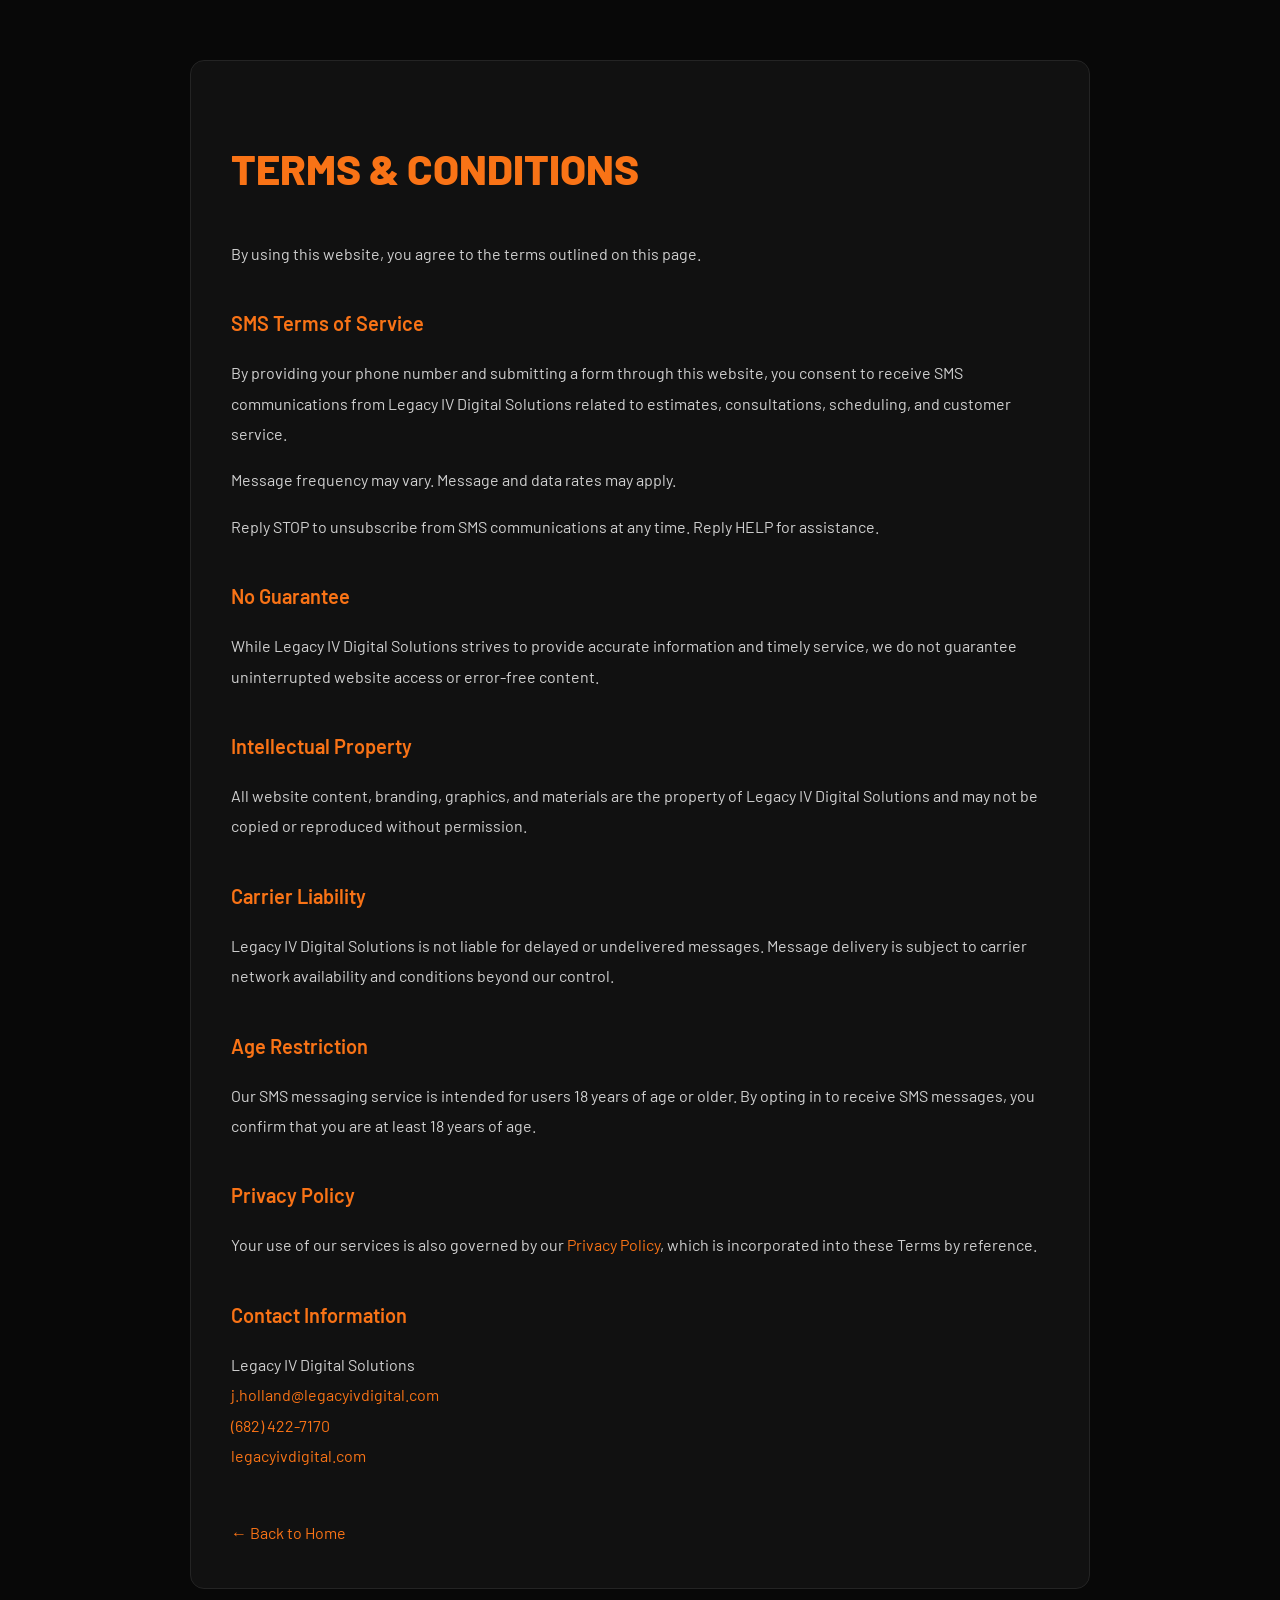
<file: terms.html>
<!DOCTYPE html>
<html lang="en">
<head>
<meta charset="UTF-8">
<meta name="viewport" content="width=device-width, initial-scale=1.0">
<title>Terms &amp; Conditions | Legacy IV Digital Solutions</title>
<link rel="preconnect" href="https://fonts.googleapis.com">
<link rel="preconnect" href="https://fonts.gstatic.com" crossorigin>
<link href="https://fonts.googleapis.com/css2?family=Barlow:wght@300;400;500;600;700;800&display=swap" rel="stylesheet">
<style>
body{
  background:#080808;
  color:#d0d0d0;
  font-family:'Barlow',sans-serif;
  padding:60px 20px;
  line-height:1.9;
  max-width:900px;
  margin:auto;
}
.container{
  background:#111111;
  border:1px solid #242424;
  border-radius:14px;
  padding:40px;
}
h1{
  color:#f97316;
  margin-bottom:30px;
  font-size:42px;
  font-weight:800;
  text-transform:uppercase;
}
h2{
  color:#f97316;
  margin-top:35px;
  margin-bottom:12px;
  font-size:20px;
  font-weight:600;
}
a{
  color:#f97316;
  text-decoration:none;
}
a:hover{
  opacity:.8;
}
</style>
</head>
<body>
<div class="container">

<h1>Terms &amp; Conditions</h1>
<p>By using this website, you agree to the terms outlined on this page.</p>

<h2>SMS Terms of Service</h2>
<p>By providing your phone number and submitting a form through this website, you consent to receive SMS communications from Legacy IV Digital Solutions related to estimates, consultations, scheduling, and customer service.</p>
<p>Message frequency may vary. Message and data rates may apply.</p>
<p>Reply STOP to unsubscribe from SMS communications at any time. Reply HELP for assistance.</p>

<h2>No Guarantee</h2>
<p>While Legacy IV Digital Solutions strives to provide accurate information and timely service, we do not guarantee uninterrupted website access or error-free content.</p>

<h2>Intellectual Property</h2>
<p>All website content, branding, graphics, and materials are the property of Legacy IV Digital Solutions and may not be copied or reproduced without permission.</p>

<h2>Carrier Liability</h2>
<p>Legacy IV Digital Solutions is not liable for delayed or undelivered messages. Message delivery is subject to carrier network availability and conditions beyond our control.</p>

<h2>Age Restriction</h2>
<p>Our SMS messaging service is intended for users 18 years of age or older. By opting in to receive SMS messages, you confirm that you are at least 18 years of age.</p>

<h2>Privacy Policy</h2>
<p>Your use of our services is also governed by our <a href="privacy.html">Privacy Policy</a>, which is incorporated into these Terms by reference.</p>

<h2>Contact Information</h2>
<p>
  Legacy IV Digital Solutions<br>
  <a href="mailto:j.holland@legacyivdigital.com">j.holland@legacyivdigital.com</a><br>
  <a href="tel:6824227170">(682) 422-7170</a><br>
  <a href="https://legacyivdigital.com">legacyivdigital.com</a>
</p>

<br>
<a href="index.html">← Back to Home</a>

</div>
</body>
</html>
</file>
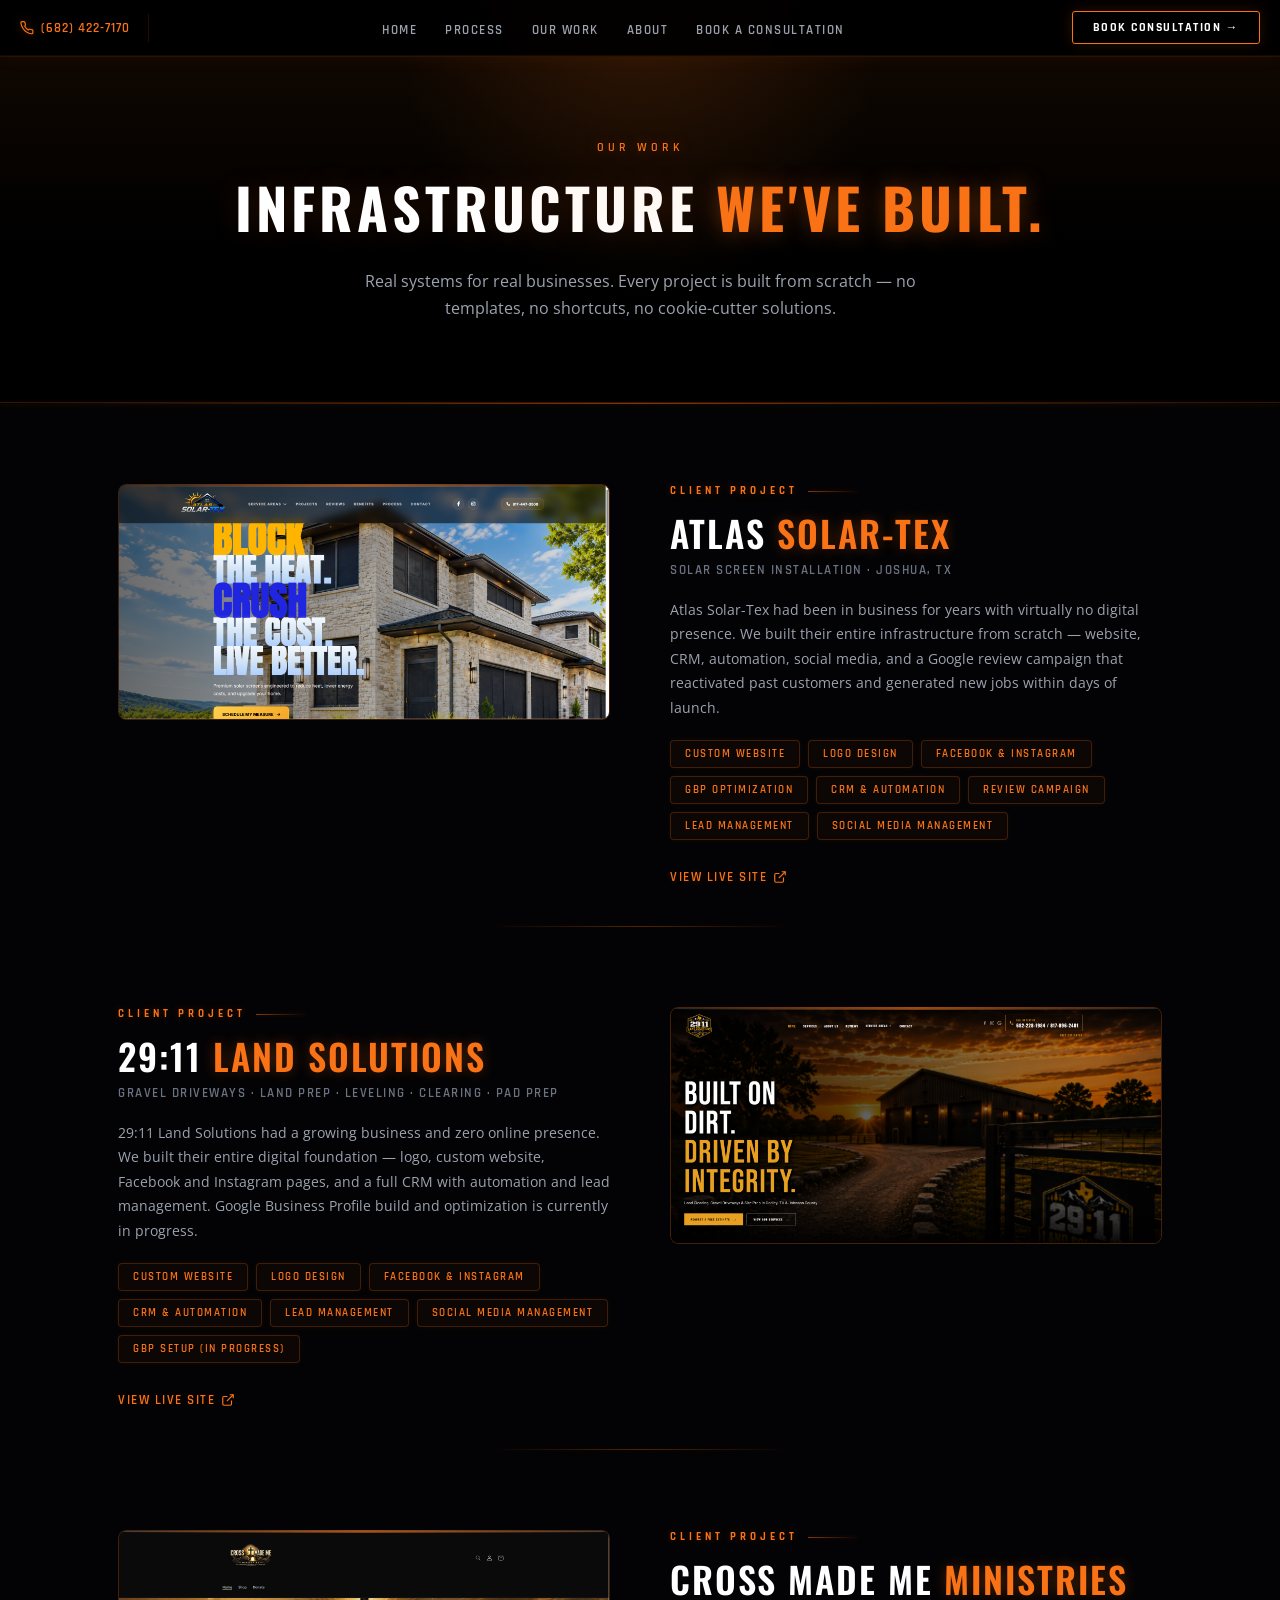
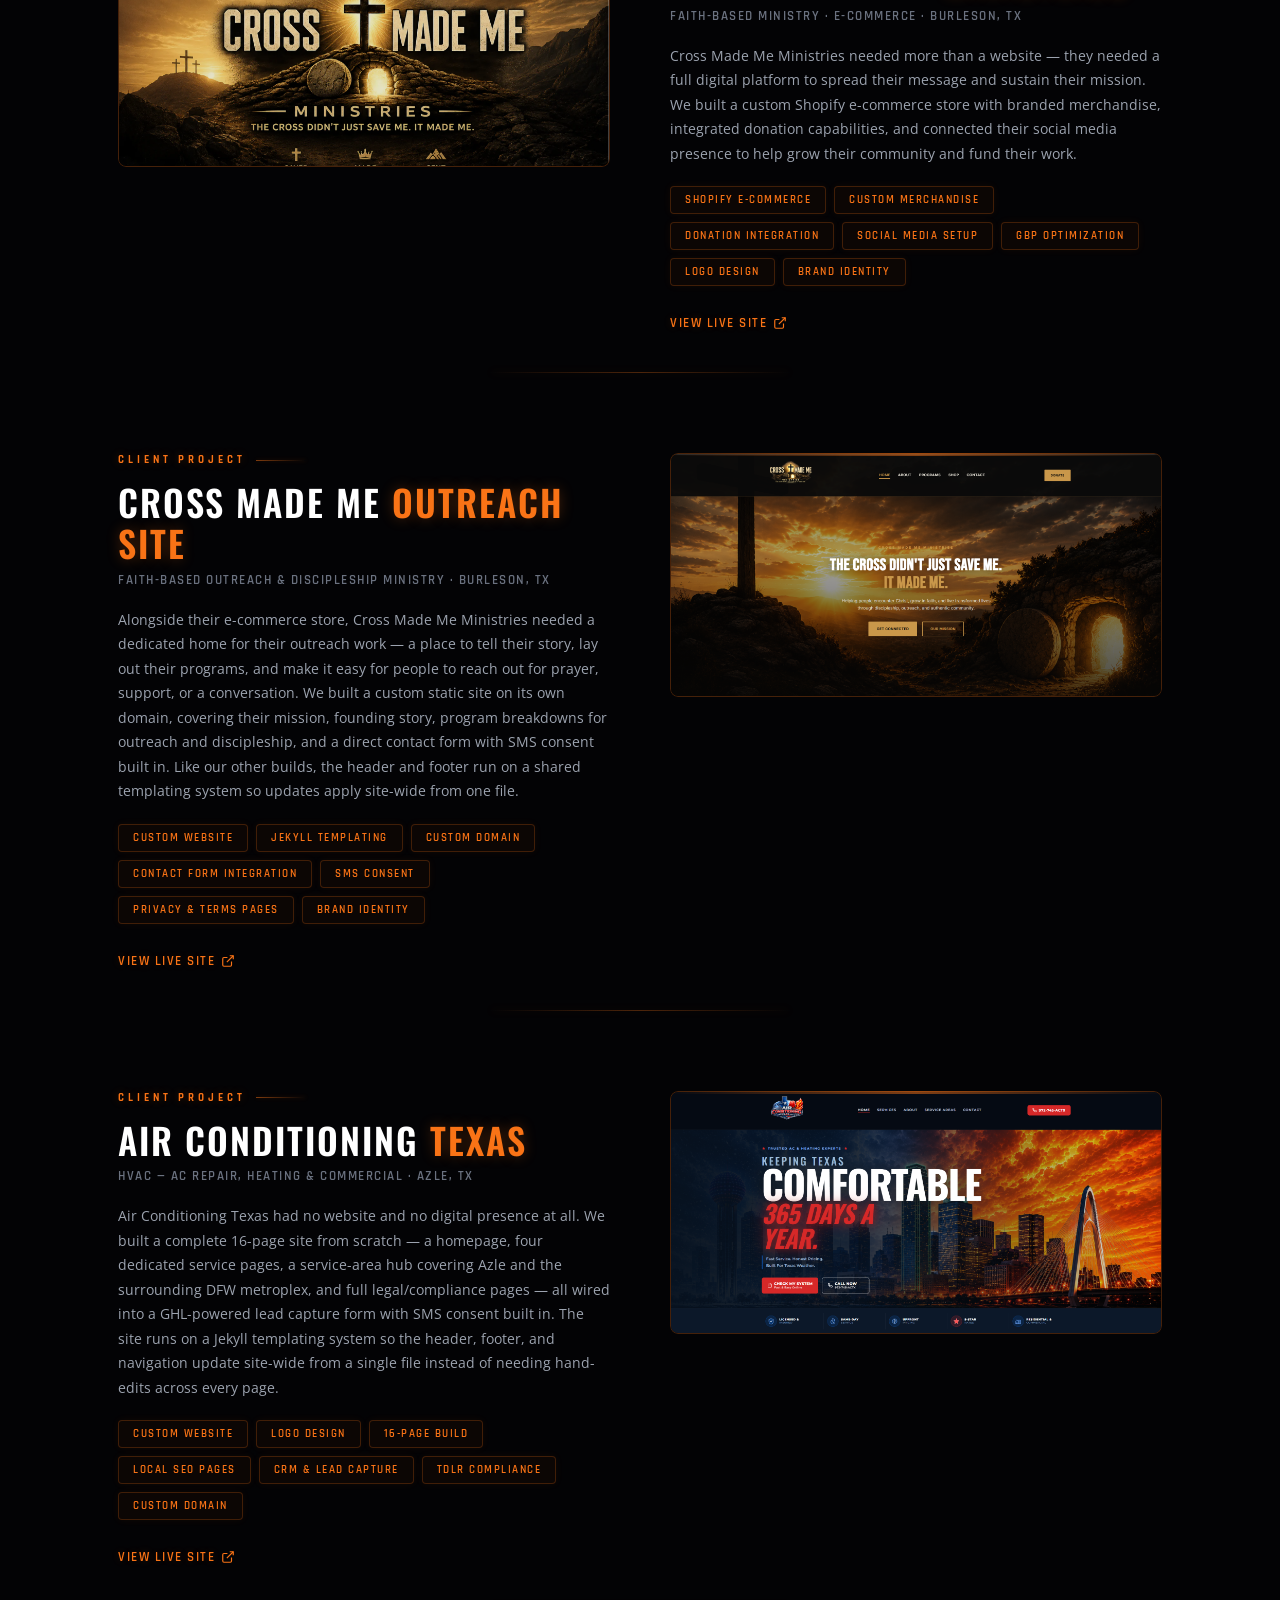
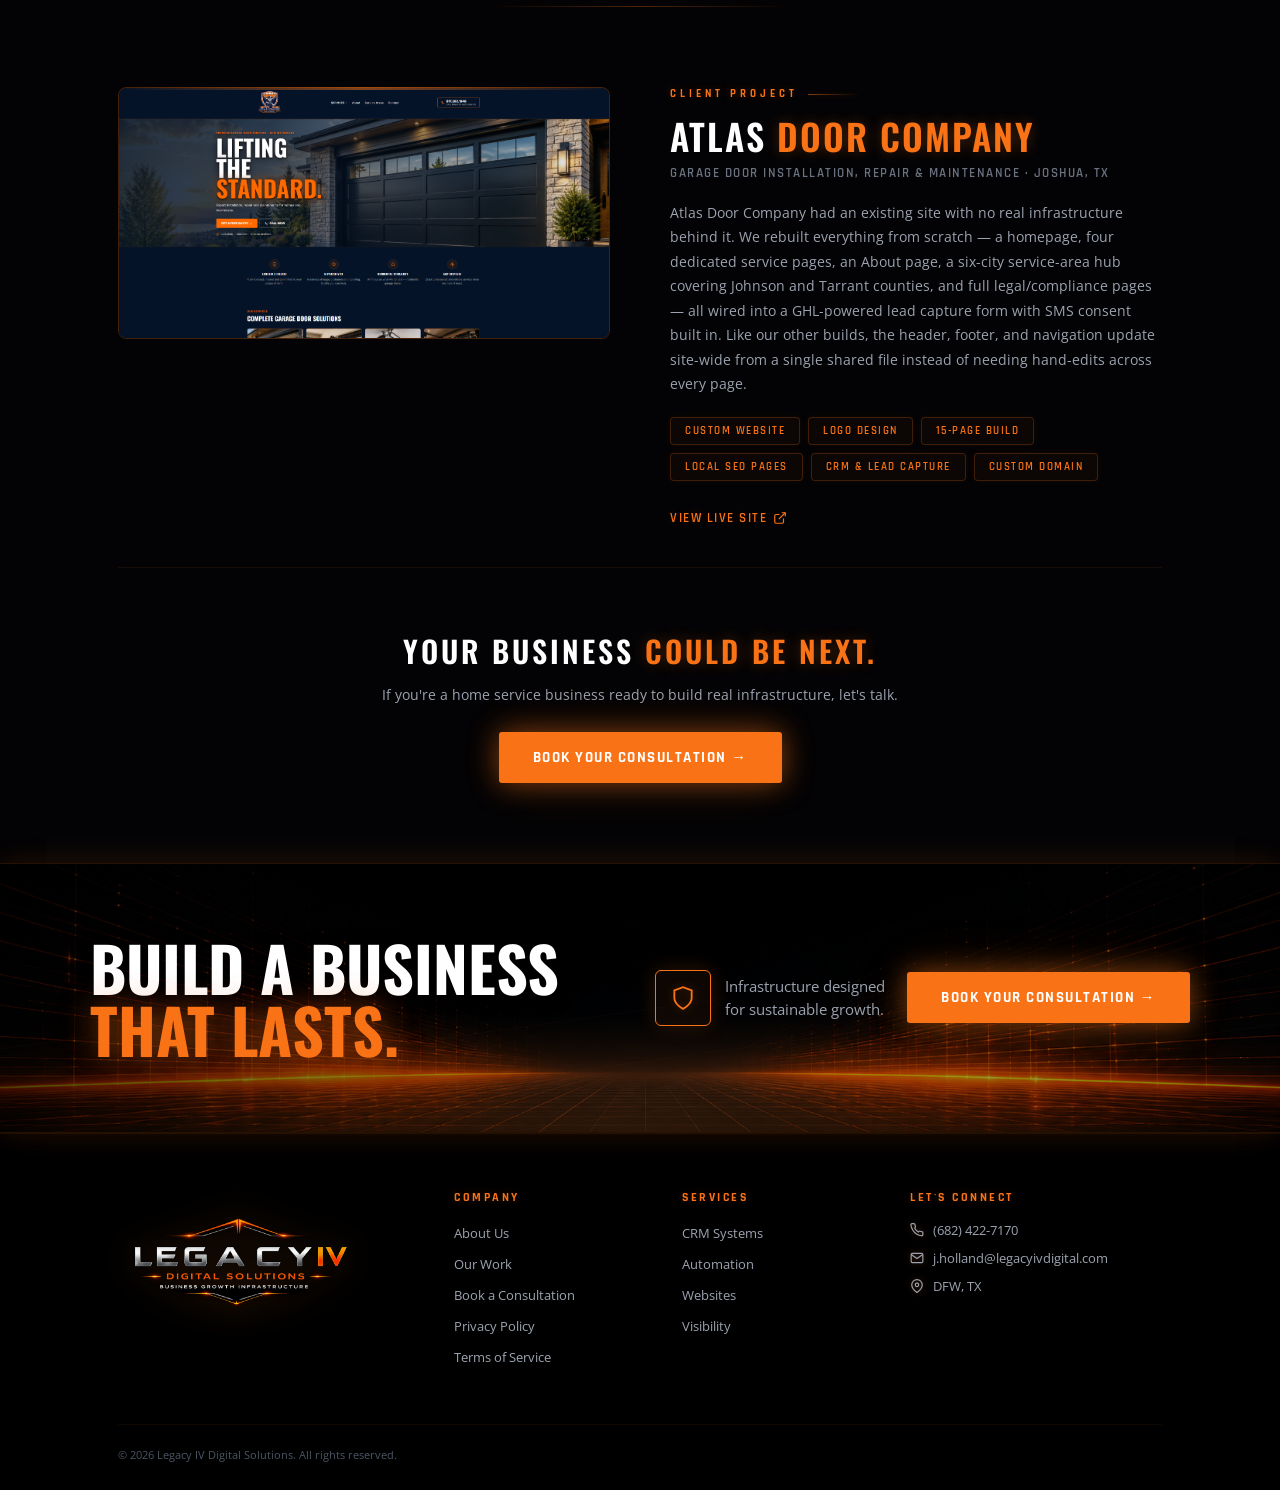
<file: work.html>
<!DOCTYPE html>
<html lang="en">
<head>
  <meta charset="UTF-8">
  <meta name="viewport" content="width=device-width, initial-scale=1.0">
  <title>Our Work – Legacy IV Digital Solutions</title>
  <link href="https://fonts.googleapis.com/css2?family=Oswald:wght@400;500;600;700&family=Rajdhani:wght@400;500;600;700&family=Open+Sans:wght@300;400;600&display=swap" rel="stylesheet">
  <link rel="stylesheet" href="style.css">
  <style>
    /* ═══ WORK PAGE STYLES ═══ */
    .work-hero{
      position:relative;padding:140px 28px 80px;text-align:center;
      background:linear-gradient(180deg,rgba(249,115,22,.08) 0%,#000 60%);
      border-bottom:1px solid rgba(249,115,22,.1);
    }
    .work-hero::before{
      content:'';position:absolute;top:0;left:50%;transform:translateX(-50%);
      width:500px;height:300px;
      background:radial-gradient(ellipse at 50% 0%,rgba(249,115,22,.15) 0%,transparent 70%);
      pointer-events:none;
    }
    .work-hero h1{
      font-family:'Oswald',sans-serif;font-size:clamp(32px,5vw,56px);
      font-weight:700;letter-spacing:4px;text-transform:uppercase;
      color:#fff;margin-bottom:20px;
      text-shadow:0 0 30px rgba(249,115,22,.15);
    }
    .work-hero h1 span{color:var(--or);text-shadow:0 0 24px rgba(249,115,22,.4);}
    .work-hero p{
      font-size:16px;color:var(--muted);line-height:1.7;
      max-width:580px;margin:0 auto;
    }

    /* Project cards */
    .projects{padding:80px 0;background:var(--bg);}
    .proj{
      display:grid;grid-template-columns:1fr 1fr;gap:60px;
      align-items:start;margin-bottom:40px;
      position:relative;
    }
    .proj:last-child{margin-bottom:0;}
    .proj.flip .proj-img{order:2;}
    .proj.flip .proj-info{order:1;}

    .proj-img{position:relative;border-radius:8px;overflow:hidden;}
    .proj-img img{
      width:100%;height:auto;display:block;border-radius:8px;
      border:1px solid var(--bdr2);
      transition:transform .4s ease;
    }
    .proj-img:hover img{transform:scale(1.02);}
    .proj-img::before{
      content:'';position:absolute;inset:0;z-index:1;
      border-radius:8px;
      box-shadow:inset 0 0 0 1px rgba(249,115,22,.15);
      pointer-events:none;
    }
    .proj-img::after{
      content:'';position:absolute;top:0;left:0;right:0;height:3px;z-index:2;
      background:linear-gradient(90deg,transparent,var(--or),transparent);
      opacity:.5;border-radius:8px 8px 0 0;
    }
    .proj-glow{
      position:absolute;inset:-20px;z-index:-1;
      background:radial-gradient(ellipse at 50% 50%,rgba(249,115,22,.08) 0%,transparent 70%);
      border-radius:20px;
    }

    .proj-label{
      font-family:'Rajdhani',sans-serif;font-size:11px;font-weight:700;
      letter-spacing:4px;text-transform:uppercase;color:var(--or);
      margin-bottom:14px;text-shadow:0 0 10px rgba(249,115,22,.3);
      display:flex;align-items:center;gap:10px;
    }
    .proj-label::after{
      content:'';flex:1;height:1px;max-width:50px;
      background:linear-gradient(90deg,rgba(249,115,22,.5),transparent);
      box-shadow:0 0 4px rgba(249,115,22,.2);
    }
    .proj-info h2{
      font-family:'Oswald',sans-serif;font-size:clamp(24px,3vw,36px);
      font-weight:600;letter-spacing:2px;text-transform:uppercase;
      color:#fff;margin-bottom:8px;line-height:1.15;
    }
    .proj-info h2 em{color:var(--or);font-style:normal;text-shadow:0 0 14px rgba(249,115,22,.3);}
    .proj-industry{
      font-family:'Rajdhani',sans-serif;font-size:13px;font-weight:600;
      letter-spacing:1.5px;text-transform:uppercase;
      color:var(--dim);margin-bottom:20px;
    }
    .proj-info p{font-size:14px;color:var(--muted);line-height:1.75;margin-bottom:20px;}

    .proj-tags{display:flex;flex-wrap:wrap;gap:8px;margin-bottom:24px;}
    .proj-tag{
      padding:6px 14px;border:1px solid var(--bdr);border-radius:4px;
      font-family:'Rajdhani',sans-serif;font-size:11px;font-weight:600;
      letter-spacing:1.5px;text-transform:uppercase;color:var(--or);
      background:rgba(249,115,22,.04);
      box-shadow:0 0 8px rgba(249,115,22,.06);
    }

    .proj-divider{
      height:1px;max-width:300px;margin:0 auto 80px;
      background:linear-gradient(90deg,transparent,rgba(249,115,22,.3),transparent);
      box-shadow:0 0 10px rgba(249,115,22,.15);
    }

    .work-cta{
      text-align:center;padding:60px 0 0;
      border-top:1px solid rgba(249,115,22,.08);
    }
    .work-cta h3{
      font-family:'Oswald',sans-serif;font-size:clamp(20px,3vw,30px);
      font-weight:600;letter-spacing:3px;text-transform:uppercase;
      color:#fff;margin-bottom:12px;
    }
    .work-cta h3 span{color:var(--or);text-shadow:0 0 16px rgba(249,115,22,.3);}
    .work-cta p{font-size:14px;color:var(--muted);margin-bottom:28px;}

    @media(max-width:960px){
      .proj{grid-template-columns:1fr;gap:28px;}
      .proj.flip .proj-img{order:0;}
      .proj.flip .proj-info{order:0;}
    }
  </style>
</head>
<body>

<!-- ══════ NAV ══════ -->
<nav>
  <a href="tel:6824227170" class="n-phone">
    <svg viewBox="0 0 24 24" fill="none" stroke="currentColor" stroke-width="2"><path d="M22 16.92v3a2 2 0 0 1-2.18 2 19.79 19.79 0 0 1-8.63-3.07A19.5 19.5 0 0 1 4.69 12 19.79 19.79 0 0 1 1.58 3.52 2 2 0 0 1 3.55 1h3a2 2 0 0 1 2 1.72c.127.96.361 1.903.7 2.81a2 2 0 0 1-.45 2.11L8.09 9a16 16 0 0 0 6.29 6.29l.83-.83a2 2 0 0 1 2.11-.45c.907.339 1.85.573 2.81.7A2 2 0 0 1 22 16.92z"/></svg>
    (682) 422-7170
  </a>
  <div class="n-div"></div>
  <span class="n-tagline">Build. Growth. Optimize.</span>
  <ul class="n-links">
    <li><a href="index.html">Home</a></li>
    <li><a href="process.html">Process</a></li>
    <li><a href="work.html">Our Work</a></li>
    <li><a href="about.html">About</a></li>
    <li><a href="https://cal.com/legacy-iv" target="_blank">Book a Consultation</a></li>
  </ul>
  <a href="https://cal.com/legacy-iv" target="_blank" class="n-cta">Book Consultation →</a>
  <button class="n-burger" onclick="document.querySelector('.n-mobile').classList.toggle('open')" aria-label="Menu">
    <span></span><span></span><span></span>
  </button>
</nav>
<div class="n-mobile">
  <a href="index.html" onclick="this.parentElement.classList.remove('open')">Home</a>
  <a href="process.html" onclick="this.parentElement.classList.remove('open')">Process</a>
  <a href="work.html" onclick="this.parentElement.classList.remove('open')">Our Work</a>
  <a href="about.html" onclick="this.parentElement.classList.remove('open')">About</a>
  <a href="#ft" onclick="this.parentElement.classList.remove('open')">Contact</a>
  <a href="https://cal.com/legacy-iv" target="_blank" class="n-mob-cta">Book a Consultation</a>
  <a href="tel:6824227170" style="text-align:center;color:var(--or);font-size:13px;padding-top:4px;border-bottom:none;">Or call — (682) 422-7170</a>
</div>

<!-- ══════ HERO ══════ -->
<div class="work-hero">
  <div class="s-eye">Our Work</div>
  <h1>Infrastructure <span>We've Built.</span></h1>
  <p>Real systems for real businesses. Every project is built from scratch — no templates, no shortcuts, no cookie-cutter solutions.</p>
</div>

<div class="glow-line"></div>

<!-- ══════ PROJECTS ══════ -->
<section class="projects">
  <div class="container">

    <!-- PROJECT 1: Atlas Solar-Tex -->
    <div class="proj">
      <div class="proj-img rv">
        <div class="proj-glow"></div>
        <a href="https://solartexsolarscreens.com" target="_blank"><img src="solartexwebsite.png" alt="Atlas Solar-Tex Website"></a>
      </div>
      <div class="proj-info rv">
        <div class="proj-label">Client Project</div>
        <h2>Atlas <em>Solar-Tex</em></h2>
        <div class="proj-industry">Solar Screen Installation · Joshua, TX</div>
        <p>Atlas Solar-Tex had been in business for years with virtually no digital presence. We built their entire infrastructure from scratch — website, CRM, automation, social media, and a Google review campaign that reactivated past customers and generated new jobs within days of launch.</p>

        <div class="proj-tags">
          <span class="proj-tag">Custom Website</span>
          <span class="proj-tag">Logo Design</span>
          <span class="proj-tag">Facebook & Instagram</span>
          <span class="proj-tag">GBP Optimization</span>
          <span class="proj-tag">CRM & Automation</span>
          <span class="proj-tag">Review Campaign</span>
          <span class="proj-tag">Lead Management</span>
          <span class="proj-tag">Social Media Management</span>
        </div>
        <a href="https://solartexsolarscreens.com" target="_blank" style="font-family:'Rajdhani',sans-serif;font-size:13px;font-weight:600;letter-spacing:1.5px;text-transform:uppercase;color:var(--or);display:inline-flex;align-items:center;gap:6px;transition:all .2s;text-shadow:0 0 8px rgba(249,115,22,.2);">View Live Site <svg width="14" height="14" viewBox="0 0 24 24" fill="none" stroke="currentColor" stroke-width="2"><path d="M18 13v6a2 2 0 0 1-2 2H5a2 2 0 0 1-2-2V8a2 2 0 0 1 2-2h6"/><polyline points="15 3 21 3 21 9"/><line x1="10" y1="14" x2="21" y2="3"/></svg></a>
      </div>
    </div>

    <div class="proj-divider"></div>

    <!-- PROJECT 2: 29:11 Land Solutions -->
    <div class="proj flip">
      <div class="proj-img rv">
        <div class="proj-glow"></div>
        <a href="https://2911landsolutions.com" target="_blank"><img src="2911.png" alt="29:11 Land Solutions Website"></a>
      </div>
      <div class="proj-info rv">
        <div class="proj-label">Client Project</div>
        <h2>29:11 <em>Land Solutions</em></h2>
        <div class="proj-industry">Gravel Driveways · Land Prep · Leveling · Clearing · Pad Prep</div>
        <p>29:11 Land Solutions had a growing business and zero online presence. We built their entire digital foundation — logo, custom website, Facebook and Instagram pages, and a full CRM with automation and lead management. Google Business Profile build and optimization is currently in progress.</p>
        <div class="proj-tags">
          <span class="proj-tag">Custom Website</span>
          <span class="proj-tag">Logo Design</span>
          <span class="proj-tag">Facebook & Instagram</span>
          <span class="proj-tag">CRM & Automation</span>
          <span class="proj-tag">Lead Management</span>
          <span class="proj-tag">Social Media Management</span>
          <span class="proj-tag">GBP Setup (In Progress)</span>
        </div>
        <a href="https://2911landsolutions.com" target="_blank" style="font-family:'Rajdhani',sans-serif;font-size:13px;font-weight:600;letter-spacing:1.5px;text-transform:uppercase;color:var(--or);display:inline-flex;align-items:center;gap:6px;transition:all .2s;text-shadow:0 0 8px rgba(249,115,22,.2);">View Live Site <svg width="14" height="14" viewBox="0 0 24 24" fill="none" stroke="currentColor" stroke-width="2"><path d="M18 13v6a2 2 0 0 1-2 2H5a2 2 0 0 1-2-2V8a2 2 0 0 1 2-2h6"/><polyline points="15 3 21 3 21 9"/><line x1="10" y1="14" x2="21" y2="3"/></svg></a>
      </div>
    </div>

    <div class="proj-divider"></div>

    <!-- PROJECT 3: Cross Made Me Ministries -->
    <div class="proj">
      <div class="proj-img rv">
        <div class="proj-glow"></div>
        <a href="https://crossmademe.com" target="_blank"><img src="ministry-website.png" alt="Cross Made Me Ministries Website"></a>
      </div>
      <div class="proj-info rv">
        <div class="proj-label">Client Project</div>
        <h2>Cross Made Me <em>Ministries</em></h2>
        <div class="proj-industry">Faith-Based Ministry · E-Commerce · Burleson, TX</div>
        <p>Cross Made Me Ministries needed more than a website — they needed a full digital platform to spread their message and sustain their mission. We built a custom Shopify e-commerce store with branded merchandise, integrated donation capabilities, and connected their social media presence to help grow their community and fund their work.</p>

        <div class="proj-tags">
          <span class="proj-tag">Shopify E-Commerce</span>
          <span class="proj-tag">Custom Merchandise</span>
          <span class="proj-tag">Donation Integration</span>
          <span class="proj-tag">Social Media Setup</span>
          <span class="proj-tag">GBP Optimization</span>
          <span class="proj-tag">Logo Design</span>
          <span class="proj-tag">Brand Identity</span>
        </div>
        <a href="https://crossmademe.com" target="_blank" style="font-family:'Rajdhani',sans-serif;font-size:13px;font-weight:600;letter-spacing:1.5px;text-transform:uppercase;color:var(--or);display:inline-flex;align-items:center;gap:6px;transition:all .2s;text-shadow:0 0 8px rgba(249,115,22,.2);">View Live Site <svg width="14" height="14" viewBox="0 0 24 24" fill="none" stroke="currentColor" stroke-width="2"><path d="M18 13v6a2 2 0 0 1-2 2H5a2 2 0 0 1-2-2V8a2 2 0 0 1 2-2h6"/><polyline points="15 3 21 3 21 9"/><line x1="10" y1="14" x2="21" y2="3"/></svg></a>
      </div>
    </div>

    <div class="proj-divider"></div>

    <!-- PROJECT 3B: Cross Made Me Ministries — Outreach Website -->
    <div class="proj flip">
      <div class="proj-img rv">
        <div class="proj-glow"></div>
        <a href="https://crossmademe.net" target="_blank"><img src="cmm-outreach-site.png" alt="Cross Made Me Ministries Outreach Website"></a>
      </div>
      <div class="proj-info rv">
        <div class="proj-label">Client Project</div>
        <h2>Cross Made Me <em>Outreach Site</em></h2>
        <div class="proj-industry">Faith-Based Outreach &amp; Discipleship Ministry · Burleson, TX</div>
        <p>Alongside their e-commerce store, Cross Made Me Ministries needed a dedicated home for their outreach work — a place to tell their story, lay out their programs, and make it easy for people to reach out for prayer, support, or a conversation. We built a custom static site on its own domain, covering their mission, founding story, program breakdowns for outreach and discipleship, and a direct contact form with SMS consent built in. Like our other builds, the header and footer run on a shared templating system so updates apply site-wide from one file.</p>

        <div class="proj-tags">
          <span class="proj-tag">Custom Website</span>
          <span class="proj-tag">Jekyll Templating</span>
          <span class="proj-tag">Custom Domain</span>
          <span class="proj-tag">Contact Form Integration</span>
          <span class="proj-tag">SMS Consent</span>
          <span class="proj-tag">Privacy &amp; Terms Pages</span>
          <span class="proj-tag">Brand Identity</span>
        </div>
        <a href="https://crossmademe.net" target="_blank" style="font-family:'Rajdhani',sans-serif;font-size:13px;font-weight:600;letter-spacing:1.5px;text-transform:uppercase;color:var(--or);display:inline-flex;align-items:center;gap:6px;transition:all .2s;text-shadow:0 0 8px rgba(249,115,22,.2);">View Live Site <svg width="14" height="14" viewBox="0 0 24 24" fill="none" stroke="currentColor" stroke-width="2"><path d="M18 13v6a2 2 0 0 1-2 2H5a2 2 0 0 1-2-2V8a2 2 0 0 1 2-2h6"/><polyline points="15 3 21 3 21 9"/><line x1="10" y1="14" x2="21" y2="3"/></svg></a>
      </div>
    </div>

    <div class="proj-divider"></div>

    <!-- PROJECT 4: Air Conditioning Texas -->
    <div class="proj flip">
      <div class="proj-img rv">
        <div class="proj-glow"></div>
        <a href="https://airconditioningtexas.com" target="_blank"><img src="ac-website.png" alt="Air Conditioning Texas Website"></a>
      </div>
      <div class="proj-info rv">
        <div class="proj-label">Client Project</div>
        <h2>Air Conditioning <em>Texas</em></h2>
        <div class="proj-industry">HVAC — AC Repair, Heating & Commercial · Azle, TX</div>
        <p>Air Conditioning Texas had no website and no digital presence at all. We built a complete 16-page site from scratch — a homepage, four dedicated service pages, a service-area hub covering Azle and the surrounding DFW metroplex, and full legal/compliance pages — all wired into a GHL-powered lead capture form with SMS consent built in. The site runs on a Jekyll templating system so the header, footer, and navigation update site-wide from a single file instead of needing hand-edits across every page.</p>

        <div class="proj-tags">
          <span class="proj-tag">Custom Website</span>
          <span class="proj-tag">Logo Design</span>
          <span class="proj-tag">16-Page Build</span>
          <span class="proj-tag">Local SEO Pages</span>
          <span class="proj-tag">CRM & Lead Capture</span>
          <span class="proj-tag">TDLR Compliance</span>
          <span class="proj-tag">Custom Domain</span>
        </div>
        <a href="https://airconditioningtexas.com" target="_blank" style="font-family:'Rajdhani',sans-serif;font-size:13px;font-weight:600;letter-spacing:1.5px;text-transform:uppercase;color:var(--or);display:inline-flex;align-items:center;gap:6px;transition:all .2s;text-shadow:0 0 8px rgba(249,115,22,.2);">View Live Site <svg width="14" height="14" viewBox="0 0 24 24" fill="none" stroke="currentColor" stroke-width="2"><path d="M18 13v6a2 2 0 0 1-2 2H5a2 2 0 0 1-2-2V8a2 2 0 0 1 2-2h6"/><polyline points="15 3 21 3 21 9"/><line x1="10" y1="14" x2="21" y2="3"/></svg></a>
      </div>
    </div>

    <div class="proj-divider"></div>

    <!-- PROJECT 5: Atlas Door Company -->
    <div class="proj">
      <div class="proj-img rv">
        <div class="proj-glow"></div>
        <a href="https://atlasdoor.net" target="_blank"><img src="garagewebsite.png" alt="Atlas Door Company Website"></a>
      </div>
      <div class="proj-info rv">
        <div class="proj-label">Client Project</div>
        <h2>Atlas <em>Door Company</em></h2>
        <div class="proj-industry">Garage Door Installation, Repair &amp; Maintenance · Joshua, TX</div>
        <p>Atlas Door Company had an existing site with no real infrastructure behind it. We rebuilt everything from scratch — a homepage, four dedicated service pages, an About page, a six-city service-area hub covering Johnson and Tarrant counties, and full legal/compliance pages — all wired into a GHL-powered lead capture form with SMS consent built in. Like our other builds, the header, footer, and navigation update site-wide from a single shared file instead of needing hand-edits across every page.</p>

        <div class="proj-tags">
          <span class="proj-tag">Custom Website</span>
          <span class="proj-tag">Logo Design</span>
          <span class="proj-tag">15-Page Build</span>
          <span class="proj-tag">Local SEO Pages</span>
          <span class="proj-tag">CRM &amp; Lead Capture</span>
          <span class="proj-tag">Custom Domain</span>
        </div>
        <a href="https://atlasdoor.net" target="_blank" style="font-family:'Rajdhani',sans-serif;font-size:13px;font-weight:600;letter-spacing:1.5px;text-transform:uppercase;color:var(--or);display:inline-flex;align-items:center;gap:6px;transition:all .2s;text-shadow:0 0 8px rgba(249,115,22,.2);">View Live Site <svg width="14" height="14" viewBox="0 0 24 24" fill="none" stroke="currentColor" stroke-width="2"><path d="M18 13v6a2 2 0 0 1-2 2H5a2 2 0 0 1-2-2V8a2 2 0 0 1 2-2h6"/><polyline points="15 3 21 3 21 9"/><line x1="10" y1="14" x2="21" y2="3"/></svg></a>
      </div>
    </div>

    <!-- Bottom CTA -->
    <div class="work-cta rv">
      <h3>Your Business <span>Could Be Next.</span></h3>
      <p>If you're a home service business ready to build real infrastructure, let's talk.</p>
      <a href="https://cal.com/legacy-iv" target="_blank" class="btn-f">Book Your Consultation →</a>
    </div>

  </div>
</section>

<!-- ══════ CTA BANNER ══════ -->
<section id="cta">
  <div class="cta-bg"></div>
  <div class="cta-in">
    <div><h2>Build a Business<br><span>That Lasts.</span></h2></div>
    <div class="cta-r">
      <div class="cta-badge">
        <div class="cta-sh">
          <svg viewBox="0 0 24 24" fill="none" stroke="currentColor" stroke-width="1.7"><path d="M12 22s8-4 8-10V5l-8-3-8 3v7c0 6 8 10 8 10z"/></svg>
        </div>
        <p>Infrastructure designed<br>for sustainable growth.</p>
      </div>
      <a href="https://cal.com/legacy-iv" target="_blank" class="btn-f">Book Your Consultation →</a>
    </div>
  </div>
</section>

<!-- ══════ FOOTER ══════ -->
<footer id="ft">
  <div class="container">
    <div class="ft-grid">
      <div><img src="IV_logo.png" alt="Legacy IV Digital Solutions" class="ft-logo-img"></div>
      <div>
        <h5>Company</h5>
        <ul>
          <li><a href="about.html">About Us</a></li>
          <li><a href="work.html">Our Work</a></li>
          <li><a href="https://cal.com/legacy-iv" target="_blank">Book a Consultation</a></li>
          <li><a href="privacy.html">Privacy Policy</a></li>
          <li><a href="terms.html">Terms of Service</a></li>
        </ul>
      </div>
      <div>
        <h5>Services</h5>
        <ul>
          <li><a href="index.html#svc">CRM Systems</a></li>
          <li><a href="index.html#svc">Automation</a></li>
          <li><a href="index.html#svc">Websites</a></li>
          <li><a href="index.html#svc">Visibility</a></li>
        </ul>
      </div>
      <div>
        <h5>Let's Connect</h5>
        <div class="ft-ci">
          <svg width="14" height="14" viewBox="0 0 24 24" fill="none" stroke="currentColor" stroke-width="2"><path d="M22 16.92v3a2 2 0 0 1-2.18 2 19.79 19.79 0 0 1-8.63-3.07A19.5 19.5 0 0 1 4.69 12 19.79 19.79 0 0 1 1.58 3.52 2 2 0 0 1 3.55 1h3a2 2 0 0 1 2 1.72c.127.96.361 1.903.7 2.81a2 2 0 0 1-.45 2.11L8.09 9a16 16 0 0 0 6.29 6.29l.83-.83a2 2 0 0 1 2.11-.45c.907.339 1.85.573 2.81.7A2 2 0 0 1 22 16.92z"/></svg>
          <a href="tel:6824227170">(682) 422-7170</a>
        </div>
        <div class="ft-ci">
          <svg width="14" height="14" viewBox="0 0 24 24" fill="none" stroke="currentColor" stroke-width="2"><path d="M4 4h16c1.1 0 2 .9 2 2v12c0 1.1-.9 2-2 2H4c-1.1 0-2-.9-2-2V6c0-1.1.9-2 2-2z"/><polyline points="22,6 12,13 2,6"/></svg>
          <a href="mailto:j.holland@legacyivdigital.com">j.holland@legacyivdigital.com</a>
        </div>
        <div class="ft-ci">
          <svg width="14" height="14" viewBox="0 0 24 24" fill="none" stroke="currentColor" stroke-width="2"><path d="M21 10c0 7-9 13-9 13s-9-6-9-13a9 9 0 0 1 18 0z"/><circle cx="12" cy="10" r="3"/></svg>
          <span>DFW, TX</span>
        </div>
      </div>
    </div>
    <div class="ft-bot">
      <p>&copy; 2026 Legacy IV Digital Solutions. All rights reserved.</p>
    </div>
  </div>
</footer>

<script>
  const o = new IntersectionObserver(e => {
    e.forEach(el => { if (el.isIntersecting) { el.target.classList.add('v'); o.unobserve(el.target); } });
  }, { threshold: 0.1 });
  document.querySelectorAll('.rv').forEach(el => o.observe(el));
</script>
</body>
</html>
</file>
<file: style.css>
/* ═══════════════════════════════════════
   Legacy IV Digital Solutions
   style.css — v3 Digital Glow
   ═══════════════════════════════════════ */

*,*::before,*::after{box-sizing:border-box;margin:0;padding:0;}
html{scroll-behavior:smooth;}
body{background:#000;color:#d1d5db;font-family:'Open Sans',sans-serif;overflow-x:hidden;}

:root{
  --or:#f97316;--or2:#ea580c;--gold:#fbbf24;
  --bg:#030305;--bg2:#070709;--bg3:#0a0a0f;
  --card:#0c0c14;--card2:#0e0e16;
  --bdr:rgba(249,115,22,0.22);--bdr2:rgba(249,115,22,0.14);
  --muted:#9ca3af;--dim:#6b7280;
  --glow:rgba(249,115,22,0.35);--glow2:rgba(249,115,22,0.5);
}
a{text-decoration:none;color:inherit;}
.container{max-width:1100px;margin:0 auto;padding:0 28px;}

/* ═══════════ GLOBAL OVERFLOW FIX ═══════════ */
html{scroll-behavior:smooth;overflow-x:hidden;}

/* ═══════════ NAV ═══════════ */
nav{position:fixed;top:0;left:0;right:0;z-index:200;height:56px;display:flex;align-items:center;padding:0 20px;gap:12px;background:rgba(0,0,0,0.94);border-bottom:1px solid rgba(249,115,22,0.08);backdrop-filter:blur(10px);box-shadow:0 1px 20px rgba(249,115,22,0.06);}
.n-phone{display:flex;align-items:center;gap:7px;font-family:'Rajdhani',sans-serif;font-size:13px;font-weight:600;letter-spacing:1px;color:var(--or);transition:all .25s;white-space:nowrap;flex-shrink:0;}
.n-phone svg{width:14px;height:14px;filter:drop-shadow(0 0 4px var(--glow));}
.n-phone:hover{color:#fff;text-shadow:0 0 12px var(--glow);}
.n-div{width:1px;height:28px;background:rgba(249,115,22,0.12);margin:0 6px;box-shadow:0 0 6px rgba(249,115,22,0.08);}
.n-links{display:flex;gap:28px;flex:1;justify-content:center;list-style:none;}
.n-links a{font-family:'Rajdhani',sans-serif;font-size:13px;font-weight:600;letter-spacing:1.5px;text-transform:uppercase;color:var(--muted);transition:all .25s;}
.n-links a:hover{color:#fff;text-shadow:0 0 12px var(--glow);}
.n-cta{border:1.5px solid var(--or);color:#fff;padding:8px 20px;border-radius:3px;font-family:'Rajdhani',sans-serif;font-size:12px;font-weight:700;letter-spacing:1.5px;text-transform:uppercase;white-space:nowrap;transition:all .25s;box-shadow:0 0 14px rgba(249,115,22,0.15);}
.n-cta:hover{background:rgba(249,115,22,0.12);box-shadow:0 0 24px var(--glow);text-shadow:0 0 8px var(--glow);}

/* Mobile tagline — hidden on desktop */
.n-tagline{
  display:none;flex:1;text-align:center;
  font-family:'Rajdhani',sans-serif;font-size:11px;font-weight:700;
  letter-spacing:2px;text-transform:uppercase;
  color:var(--or);text-shadow:0 0 8px rgba(249,115,22,.25);
}

/* Hamburger button — hidden on desktop */
.n-burger{display:none;background:none;border:none;cursor:pointer;padding:6px;flex-direction:column;gap:5px;flex-shrink:0;margin-left:auto;}
.n-burger span{display:block;width:22px;height:2px;background:var(--or);border-radius:2px;transition:all .25s;box-shadow:0 0 4px rgba(249,115,22,.3);}

/* Mobile dropdown panel */
.n-mobile{
  position:fixed;top:56px;left:0;right:0;z-index:199;
  background:rgba(0,0,0,0.97);
  border-bottom:1px solid rgba(249,115,22,.15);
  box-shadow:0 8px 30px rgba(249,115,22,.08);
  backdrop-filter:blur(12px);
  display:flex;flex-direction:column;
  padding:0;max-height:0;overflow:hidden;
  transition:max-height .35s ease,padding .35s ease;
}
.n-mobile.open{max-height:400px;padding:12px 0;}
.n-mobile a{
  display:block;padding:14px 28px;
  font-family:'Rajdhani',sans-serif;
  font-size:14px;font-weight:600;
  letter-spacing:1.5px;text-transform:uppercase;
  color:var(--muted);transition:all .2s;
  border-bottom:1px solid rgba(255,255,255,.04);
}
.n-mobile a:hover,.n-mobile a:active{color:#fff;background:rgba(249,115,22,.06);text-shadow:0 0 10px var(--glow);}
.n-mob-cta{
  background:var(--or) !important;color:#fff !important;
  margin:12px 20px 8px;padding:14px 24px !important;
  border-radius:4px;text-align:center;
  border-bottom:none !important;
  box-shadow:0 0 20px var(--glow);
  font-weight:700 !important;
}

/* ═══════════ HERO ═══════════ */
#hero{position:relative;min-height:100vh;display:flex;align-items:center;justify-content:center;padding:56px 0 0;overflow:hidden;text-align:center;}
.hero-bg{position:absolute;inset:0;background:url('building.png') center center/cover no-repeat;}
.hero-bg::after{content:'';position:absolute;inset:0;background:
  radial-gradient(ellipse 60% 45% at 50% 0%,rgba(249,115,22,0.25) 0%,transparent 58%),
  radial-gradient(ellipse 40% 50% at 12% 40%,rgba(249,115,22,0.1) 0%,transparent 55%),
  radial-gradient(ellipse 40% 50% at 88% 40%,rgba(249,115,22,0.1) 0%,transparent 55%),
  radial-gradient(ellipse 80% 35% at 50% 100%,rgba(249,115,22,0.2) 0%,transparent 50%),
  linear-gradient(to bottom,rgba(0,0,0,0.25) 0%,rgba(0,0,0,0.1) 40%,rgba(0,0,0,0.45) 100%);}
.hero-grid{position:absolute;inset:0;opacity:.05;background-image:linear-gradient(rgba(249,115,22,.5) 1px,transparent 1px),linear-gradient(90deg,rgba(249,115,22,.5) 1px,transparent 1px);background-size:50px 50px;mask-image:radial-gradient(ellipse 70% 70% at 50% 50%,black,transparent);}
.hero-dots{position:absolute;inset:0;background-image:radial-gradient(2px 2px at 12% 18%,rgba(249,115,22,.7) 0%,transparent 100%),radial-gradient(1.5px 1.5px at 28% 55%,rgba(249,115,22,.5) 0%,transparent 100%),radial-gradient(1px 1px at 42% 12%,#fff4 0%,transparent 100%),radial-gradient(2px 2px at 58% 30%,rgba(249,115,22,.6) 0%,transparent 100%),radial-gradient(1.5px 1.5px at 72% 65%,#fff3 0%,transparent 100%),radial-gradient(1.5px 1.5px at 88% 22%,rgba(249,115,22,.5) 0%,transparent 100%),radial-gradient(2px 2px at 92% 48%,rgba(249,115,22,.4) 0%,transparent 100%),radial-gradient(1.5px 1.5px at 18% 78%,rgba(249,115,22,.4) 0%,transparent 100%),radial-gradient(1.5px 1.5px at 50% 88%,rgba(251,191,36,.5) 0%,transparent 100%);}

/* HERO CONTENT — SIZED UP */
.hc{position:relative;z-index:2;padding:40px 24px 60px;max-width:900px;width:100%;}
.h-logo-img{max-width:clamp(320px,55vw,620px);height:auto;margin:0 auto 20px;display:block;filter:drop-shadow(0 0 50px rgba(249,115,22,0.35));}
.h-h1{font-family:'Oswald',sans-serif;font-size:clamp(38px,6.5vw,72px);font-weight:700;line-height:1.06;text-transform:uppercase;color:#fff;margin-bottom:24px;text-shadow:0 3px 24px rgba(0,0,0,.7),0 0 40px rgba(255,255,255,.06);}
.h-h1 em{color:var(--or);font-style:normal;text-shadow:0 0 30px rgba(249,115,22,.5);}
.h-p{font-size:16px;line-height:1.75;color:#c0c3c8;max-width:580px;margin:0 auto 40px;text-shadow:0 1px 6px rgba(0,0,0,.9),0 0 20px rgba(0,0,0,.7);background:rgba(0,0,0,.35);padding:18px 28px;border-radius:4px;backdrop-filter:blur(4px);}
.h-btns{display:flex;gap:16px;justify-content:center;flex-wrap:wrap;}
.btn-f{background:var(--or);color:#fff;padding:16px 34px;border:none;border-radius:3px;font-family:'Rajdhani',sans-serif;font-size:15px;font-weight:700;letter-spacing:1.5px;text-transform:uppercase;cursor:pointer;display:inline-flex;align-items:center;gap:8px;box-shadow:0 0 28px var(--glow2),0 0 60px rgba(249,115,22,.12);transition:all .25s;}
.btn-f:hover{background:var(--or2);box-shadow:0 0 40px var(--glow2),0 0 80px rgba(249,115,22,.2);transform:translateY(-2px);}
.btn-o{background:transparent;color:#fff;padding:15px 34px;border:1.5px solid rgba(255,255,255,.25);border-radius:3px;font-family:'Rajdhani',sans-serif;font-size:15px;font-weight:700;letter-spacing:1.5px;text-transform:uppercase;cursor:pointer;transition:all .25s;}
.btn-o:hover{border-color:rgba(249,115,22,.45);background:rgba(249,115,22,.05);transform:translateY(-2px);box-shadow:0 0 20px rgba(249,115,22,.15);}

/* ═══════════ SECTIONS ═══════════ */
section{padding:76px 0;}
.s-eye{font-family:'Rajdhani',sans-serif;font-size:12px;font-weight:600;letter-spacing:4px;text-transform:uppercase;color:var(--or);text-align:center;margin-bottom:10px;text-shadow:0 0 14px var(--glow);}
.s-ttl{display:flex;align-items:center;justify-content:center;gap:16px;font-family:'Oswald',sans-serif;font-size:clamp(26px,4vw,40px);font-weight:600;letter-spacing:4px;text-transform:uppercase;color:#fff;text-align:center;margin-bottom:52px;text-shadow:0 0 24px rgba(249,115,22,.12);}
.s-ttl::before,.s-ttl::after{content:'';flex:1;max-width:180px;height:1px;background:linear-gradient(90deg,transparent,rgba(249,115,22,.5));box-shadow:0 0 8px rgba(249,115,22,.2);}
.s-ttl::after{background:linear-gradient(90deg,rgba(249,115,22,.5),transparent);}
.glow-line{height:1px;background:linear-gradient(90deg,transparent,var(--or),transparent);opacity:.5;box-shadow:0 0 14px rgba(249,115,22,.25),0 0 4px rgba(249,115,22,.4);}

/* ═══════════ CARD SHARED — Digital Glow ═══════════ */
@keyframes borderGlow{
  0%,100%{border-color:rgba(249,115,22,.14)}
  50%{border-color:rgba(249,115,22,.28)}
}

/* ═══════════ SERVICES ═══════════ */
#svc{background:var(--bg);position:relative;}
#svc::before{content:'';position:absolute;top:-1px;left:50%;transform:translateX(-50%);width:600px;height:300px;background:radial-gradient(ellipse at 50% 0%,rgba(249,115,22,.1) 0%,transparent 70%);pointer-events:none;}
.svc-grid{display:grid;grid-template-columns:repeat(4,1fr);gap:18px;position:relative;z-index:1;}
.svc-c{background:linear-gradient(180deg,rgba(249,115,22,.03) 0%,var(--card) 30%);border:1px solid var(--bdr2);border-radius:6px;padding:38px 22px 30px;text-align:center;transition:all .3s;position:relative;overflow:hidden;animation:borderGlow 4s ease infinite;}
.svc-c::before{content:'';position:absolute;top:0;left:0;right:0;height:2px;background:linear-gradient(90deg,transparent,var(--or),transparent);opacity:.4;transition:opacity .3s;}
.svc-c::after{content:'';position:absolute;top:0;left:0;right:0;height:100px;background:radial-gradient(ellipse at 50% 0%,rgba(249,115,22,.06) 0%,transparent 100%);pointer-events:none;}
.svc-c:hover{border-color:rgba(249,115,22,.45);transform:translateY(-6px);box-shadow:0 0 2px rgba(249,115,22,.4),0 12px 48px rgba(249,115,22,.14);}
.svc-c:hover::before{opacity:1;}
.svc-ic{width:68px;height:68px;margin:0 auto 20px;border:1.5px solid var(--or);border-radius:8px;display:flex;align-items:center;justify-content:center;color:var(--or);background:rgba(249,115,22,.05);transition:all .3s;box-shadow:0 0 14px rgba(249,115,22,.12),inset 0 0 12px rgba(249,115,22,.04);}
.svc-c:hover .svc-ic{background:rgba(249,115,22,.12);box-shadow:0 0 28px rgba(249,115,22,.35),inset 0 0 16px rgba(249,115,22,.08);}
.svc-ic svg{width:30px;height:30px;filter:drop-shadow(0 0 5px rgba(249,115,22,.4));}
.svc-c:hover .svc-ic svg{filter:drop-shadow(0 0 10px rgba(249,115,22,.7));}
.svc-c h3{font-family:'Oswald',sans-serif;font-size:17px;font-weight:600;letter-spacing:2px;text-transform:uppercase;color:#fff;margin-bottom:12px;}
.svc-c p{font-size:13px;color:var(--muted);line-height:1.65;}
.svc-bar{width:36px;height:2.5px;background:var(--or);margin:18px auto 0;border-radius:2px;box-shadow:0 0 12px var(--glow2),0 0 28px rgba(249,115,22,.2);}

/* ═══════════ OPERATING SYSTEM ═══════════ */
#os{background:var(--bg3);position:relative;}
#os::before{content:'';position:absolute;top:0;left:50%;transform:translateX(-50%);width:700px;height:100%;background:radial-gradient(ellipse at 50% 50%,rgba(249,115,22,.08) 0%,transparent 60%);pointer-events:none;}
.os-grid{display:grid;grid-template-columns:1fr auto 1fr;gap:0;align-items:center;position:relative;z-index:1;}
.os-stack{display:flex;flex-direction:column;gap:14px;}
.os-nd{background:linear-gradient(90deg,rgba(249,115,22,.04) 0%,var(--card) 30%);border:1px solid var(--bdr2);border-left:3px solid var(--or);border-radius:5px;padding:18px 20px;display:flex;align-items:flex-start;gap:14px;transition:all .25s;position:relative;box-shadow:inset 3px 0 16px rgba(249,115,22,.07);animation:borderGlow 4s ease infinite;}
.os-nd::before{content:'';position:absolute;inset:0;border-radius:5px;background:radial-gradient(ellipse at 0% 50%,rgba(249,115,22,.06) 0%,transparent 55%);pointer-events:none;}
.os-nd:hover{border-color:rgba(249,115,22,.45);box-shadow:inset 3px 0 20px rgba(249,115,22,.14),0 0 2px rgba(249,115,22,.3),0 6px 30px rgba(249,115,22,.12);}
.os-nd-ic{width:40px;height:40px;flex-shrink:0;border:1.5px solid var(--or);border-radius:6px;display:flex;align-items:center;justify-content:center;color:var(--or);background:rgba(249,115,22,.06);box-shadow:0 0 12px rgba(249,115,22,.15);}
.os-nd-ic svg{width:18px;height:18px;filter:drop-shadow(0 0 5px rgba(249,115,22,.5));}
.os-nd h4{font-family:'Oswald',sans-serif;font-size:14px;font-weight:600;letter-spacing:1.5px;text-transform:uppercase;color:#fff;margin-bottom:4px;}
.os-nd p{font-size:12px;color:var(--muted);line-height:1.5;}
.os-mid{display:flex;flex-direction:column;align-items:center;gap:0;padding:0 18px;}
.os-arr-v{color:var(--or);opacity:.75;display:none;justify-content:center;padding:8px 0;}
.os-arr-v svg{width:26px;height:26px;filter:drop-shadow(0 0 6px var(--glow2));}
.os-hub-row{display:flex;align-items:center;gap:0;}
.os-h-line{width:30px;height:1.5px;flex-shrink:0;position:relative;}
.os-h-line::before{content:'';position:absolute;inset:0;background:linear-gradient(90deg,rgba(249,115,22,.1),rgba(249,115,22,.55));box-shadow:0 0 8px rgba(249,115,22,.3);}
.os-h-line::after{content:'';position:absolute;right:-1px;top:50%;transform:translateY(-50%);border:4px solid transparent;border-left:5px solid var(--or);opacity:.7;filter:drop-shadow(0 0 3px var(--glow));}
.os-h-line.r::before{background:linear-gradient(90deg,rgba(249,115,22,.55),rgba(249,115,22,.1));}
.os-h-line.r::after{right:auto;left:-1px;border-left:none;border-right:5px solid var(--or);}
.os-hub{background:linear-gradient(180deg,rgba(249,115,22,.07) 0%,var(--card2) 45%);border:1.5px solid var(--or);border-radius:8px;padding:30px 32px;text-align:center;box-shadow:0 0 50px rgba(249,115,22,.25),0 0 100px rgba(249,115,22,.07),inset 0 1px 0 rgba(249,115,22,.25);min-width:210px;position:relative;overflow:hidden;}
.os-hub::before{content:'';position:absolute;top:0;left:0;right:0;height:2px;background:linear-gradient(90deg,transparent,var(--or),transparent);box-shadow:0 0 14px var(--glow);}
.os-hub-ic{width:56px;height:56px;margin:0 auto 14px;border:1.5px solid var(--or);border-radius:50%;display:flex;align-items:center;justify-content:center;color:var(--or);background:rgba(249,115,22,.08);animation:pulse 2.5s infinite;box-shadow:0 0 20px rgba(249,115,22,.25);}
.os-hub-ic svg{width:26px;height:26px;filter:drop-shadow(0 0 8px rgba(249,115,22,.6));}
.os-hub h3{font-family:'Oswald',sans-serif;font-size:18px;font-weight:600;letter-spacing:2px;text-transform:uppercase;color:var(--or);margin-bottom:8px;text-shadow:0 0 16px var(--glow);}
.os-hub p{font-size:12px;color:var(--muted);line-height:1.55;}
@keyframes pulse{0%{box-shadow:0 0 0 0 rgba(249,115,22,.45),0 0 20px rgba(249,115,22,.22)}70%{box-shadow:0 0 0 14px rgba(249,115,22,0),0 0 20px rgba(249,115,22,.22)}100%{box-shadow:0 0 0 0 rgba(249,115,22,0),0 0 20px rgba(249,115,22,.22)}}
.os-desc{max-width:680px;margin:44px auto 0;font-size:14px;color:var(--muted);line-height:1.7;border-left:2px solid rgba(249,115,22,.3);padding-left:22px;position:relative;z-index:1;box-shadow:-2px 0 14px rgba(249,115,22,.08);}

/* ═══════════ WHAT THIS SOLVES ═══════════ */
#slv{background:var(--bg);}
.slv-grid{display:grid;grid-template-columns:repeat(5,1fr);gap:16px;}
.slv-c{background:linear-gradient(180deg,rgba(249,115,22,.03) 0%,var(--card) 30%);border:1px solid var(--bdr2);border-radius:6px;padding:30px 16px;text-align:center;transition:all .25s;position:relative;overflow:hidden;animation:borderGlow 4s ease infinite;}
.slv-c::before{content:'';position:absolute;top:0;left:0;right:0;height:1.5px;background:linear-gradient(90deg,transparent,var(--or),transparent);opacity:.3;transition:opacity .3s;}
.slv-c:hover{border-color:rgba(249,115,22,.4);transform:translateY(-5px);box-shadow:0 0 2px rgba(249,115,22,.35),0 10px 40px rgba(249,115,22,.13);}
.slv-c:hover::before{opacity:1;}
.slv-ic{width:54px;height:54px;margin:0 auto 16px;border:1.5px solid var(--or);border-radius:50%;display:flex;align-items:center;justify-content:center;color:var(--or);background:rgba(249,115,22,.05);transition:all .3s;box-shadow:0 0 14px rgba(249,115,22,.14);}
.slv-c:hover .slv-ic{background:rgba(249,115,22,.14);box-shadow:0 0 28px rgba(249,115,22,.4);}
.slv-ic svg{width:22px;height:22px;filter:drop-shadow(0 0 4px var(--glow));}
.slv-c:hover .slv-ic svg{filter:drop-shadow(0 0 8px var(--glow2));}
.slv-c h4{font-family:'Oswald',sans-serif;font-size:14px;font-weight:600;letter-spacing:1.5px;text-transform:uppercase;color:#fff;margin-bottom:8px;}
.slv-c p{font-size:12px;color:var(--muted);line-height:1.55;}

/* ═══════════ CTA BANNER ═══════════ */
#cta{position:relative;overflow:hidden;border-top:1px solid rgba(249,115,22,.15);border-bottom:1px solid rgba(249,115,22,.15);padding:72px 28px;box-shadow:0 -1px 30px rgba(249,115,22,.08),0 1px 30px rgba(249,115,22,.08);}
.cta-bg{position:absolute;inset:0;background:url('glow.png') center center/cover no-repeat;}
.cta-bg::before{content:'';position:absolute;inset:0;background:radial-gradient(ellipse 90% 80% at 50% 100%,rgba(249,115,22,.15) 0%,transparent 55%),linear-gradient(to right,rgba(0,0,0,.7) 0%,rgba(0,0,0,.3) 50%,rgba(0,0,0,.5) 100%);}
.cta-bg::after{content:'';position:absolute;bottom:0;left:0;right:0;height:50%;background:repeating-linear-gradient(172deg,transparent,transparent 50px,rgba(249,115,22,.025) 50px,rgba(249,115,22,.025) 51px);pointer-events:none;}
.cta-in{position:relative;z-index:2;max-width:1100px;margin:0 auto;display:flex;align-items:center;justify-content:space-between;gap:40px;flex-wrap:wrap;}
.cta-in h2{font-family:'Oswald',sans-serif;font-size:clamp(36px,5.5vw,62px);font-weight:700;text-transform:uppercase;line-height:1;color:#fff;text-shadow:0 2px 16px rgba(0,0,0,.5);}
.cta-in h2 span{color:var(--or);text-shadow:0 0 30px var(--glow2),0 0 60px rgba(249,115,22,.15);}
.cta-r{display:flex;align-items:center;gap:22px;flex-wrap:wrap;}
.cta-badge{display:flex;align-items:center;gap:14px;}
.cta-sh{width:56px;height:56px;border:1.5px solid var(--or);border-radius:6px;display:flex;align-items:center;justify-content:center;color:var(--or);flex-shrink:0;background:rgba(249,115,22,.05);box-shadow:0 0 20px rgba(249,115,22,.18);}
.cta-sh svg{width:26px;height:26px;filter:drop-shadow(0 0 5px var(--glow));}
.cta-badge p{font-size:15px;color:var(--muted);line-height:1.5;}

/* ═══════════ FOOTER ═══════════ */
footer{background:#000;border-top:1px solid rgba(249,115,22,.08);padding:56px 0 28px;}
.ft-grid{display:grid;grid-template-columns:1.6fr 1fr 1fr 1.4fr;gap:48px;margin-bottom:48px;}
.ft-logo-img{max-width:240px;height:auto;filter:drop-shadow(0 0 18px rgba(249,115,22,0.2));}
footer h5{font-family:'Rajdhani',sans-serif;font-size:12px;font-weight:700;letter-spacing:2.5px;text-transform:uppercase;color:var(--or);margin-bottom:16px;text-shadow:0 0 10px rgba(249,115,22,.25);}
footer ul{list-style:none;}
footer ul li{margin-bottom:9px;}
footer ul li a{font-size:13px;color:var(--muted);transition:all .2s;}
footer ul li a:hover{color:#fff;text-shadow:0 0 8px rgba(255,255,255,.12);}
.ft-ci{display:flex;align-items:flex-start;gap:9px;margin-bottom:10px;font-size:13px;color:var(--muted);}
.ft-ci svg{flex-shrink:0;margin-top:2px;filter:drop-shadow(0 0 3px rgba(249,115,22,.3));}
.ft-ci a{color:var(--muted);transition:all .2s;}
.ft-ci a:hover{color:#fff;text-shadow:0 0 8px rgba(255,255,255,.12);}
.ft-bot{border-top:1px solid rgba(249,115,22,.06);padding-top:22px;display:flex;justify-content:space-between;align-items:center;flex-wrap:wrap;gap:12px;}
.ft-bot p,.ft-bot a{font-size:11px;color:#4b5563;}
.ft-bot a:hover{color:var(--muted);}
.ft-bl{display:flex;gap:18px;}

/* ═══════════ SCROLL REVEAL ═══════════ */
.rv{opacity:0;transform:translateY(22px);transition:opacity .55s ease,transform .55s ease;}
.rv.v{opacity:1;transform:none;}

/* ═══════════ RESPONSIVE ═══════════ */
@media(max-width:960px){
  .svc-grid{grid-template-columns:repeat(2,1fr);}
  .slv-grid{grid-template-columns:repeat(3,1fr);}
  .os-grid{grid-template-columns:1fr;gap:20px;}
  .os-mid{padding:0;}
  .os-h-line{display:none;}
  .os-arr-v{display:flex;}
  .ft-grid{grid-template-columns:1fr 1fr;}
  .cta-in{flex-direction:column;text-align:center;}
  .cta-r{justify-content:center;}
  /* Nav mobile */
  .n-links{display:none;}
  .n-cta{display:none;}
  .n-div{display:none;}
  .n-tagline{display:block;}
  .n-burger{display:flex;}
}
@media(max-width:600px){
  .svc-grid{grid-template-columns:1fr;}
  .slv-grid{grid-template-columns:1fr 1fr;}
  .ft-grid{grid-template-columns:1fr;}
}
</file>
